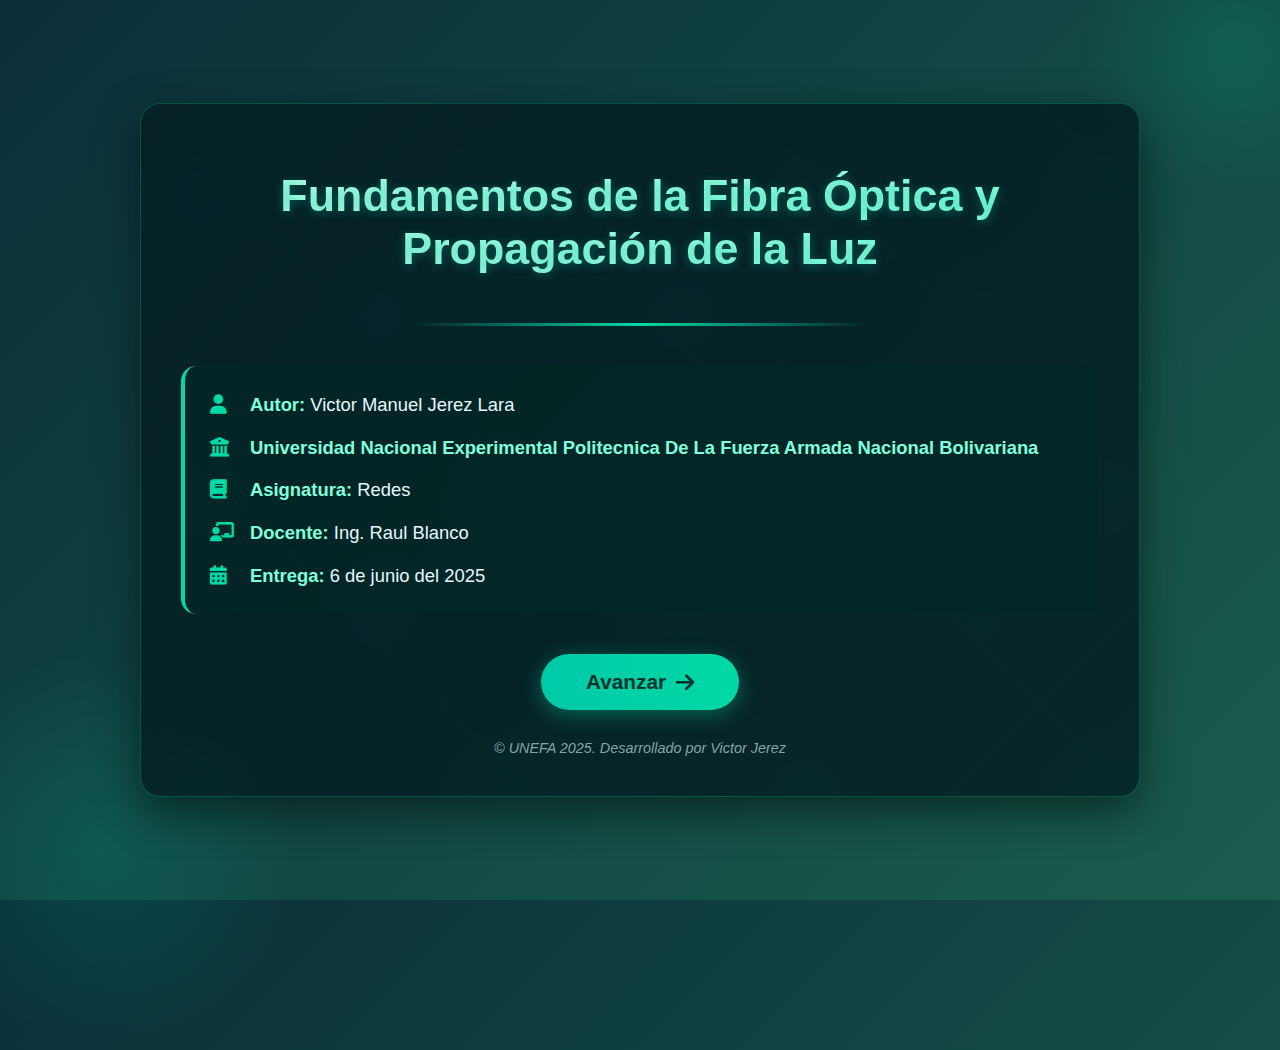
<file: index.html>
<!DOCTYPE html>
<html lang="es">
<head>
    <meta charset="UTF-8">
    <meta name="viewport" content="width=device-width, initial-scale=1.0">
    <title>Fundamentos de la Fibra Óptica y Propagación de la Luz</title>
    <link rel="stylesheet" href="https://cdnjs.cloudflare.com/ajax/libs/font-awesome/6.4.0/css/all.min.css">
    <link rel="stylesheet" href="./css/index.css">
</head>
<body>
    <div class="optic-effect effect-1"></div>
    <div class="optic-effect effect-2"></div>
    
    <div class="container">
        <header>
            <h1>Fundamentos de la Fibra Óptica y Propagación de la Luz</h1>
        </header>
        
        <div class="author-info">
            <div class="info-item">
                <div class="info-icon">
                    <i class="fas fa-user"></i>
                </div>
                <div class="info-content">
                    <p><strong>Autor:</strong> Victor Manuel Jerez Lara</p>
                </div>
            </div>
            
            <div class="info-item">
                <div class="info-icon">
                    <i class="fas fa-university"></i>
                </div>
                <div class="info-content">
                    <p class="university">Universidad Nacional Experimental Politecnica De La Fuerza Armada Nacional Bolivariana</p>
                </div>
            </div>
            
            <div class="info-item">
                <div class="info-icon">
                    <i class="fas fa-book"></i>
                </div>
                <div class="info-content">
                    <p><strong>Asignatura:</strong> Redes</p>
                </div>
            </div>
            
            <div class="info-item">
                <div class="info-icon">
                    <i class="fas fa-chalkboard-teacher"></i>
                </div>
                <div class="info-content">
                    <p><strong>Docente:</strong> Ing. Raul Blanco</p>
                </div>
            </div>
            
            <div class="info-item">
                <div class="info-icon">
                    <i class="fas fa-calendar-alt"></i>
                </div>
                <div class="info-content">
                    <p><strong>Entrega:</strong> 6 de junio del 2025</p>
                </div>
            </div>
        </div>
        
        <div class="btn-container">
            <a href="./pages/01-contenido.html" class="btn-avanzar">
                Avanzar <i class="fas fa-arrow-right"></i>
            </a>
        </div>
        
        <p class="footer-note">© UNEFA 2025. Desarrollado por Victor Jerez</p>
    </div>

    <script src="./js/index.js">
    </script>
</body>
</html>
</file>
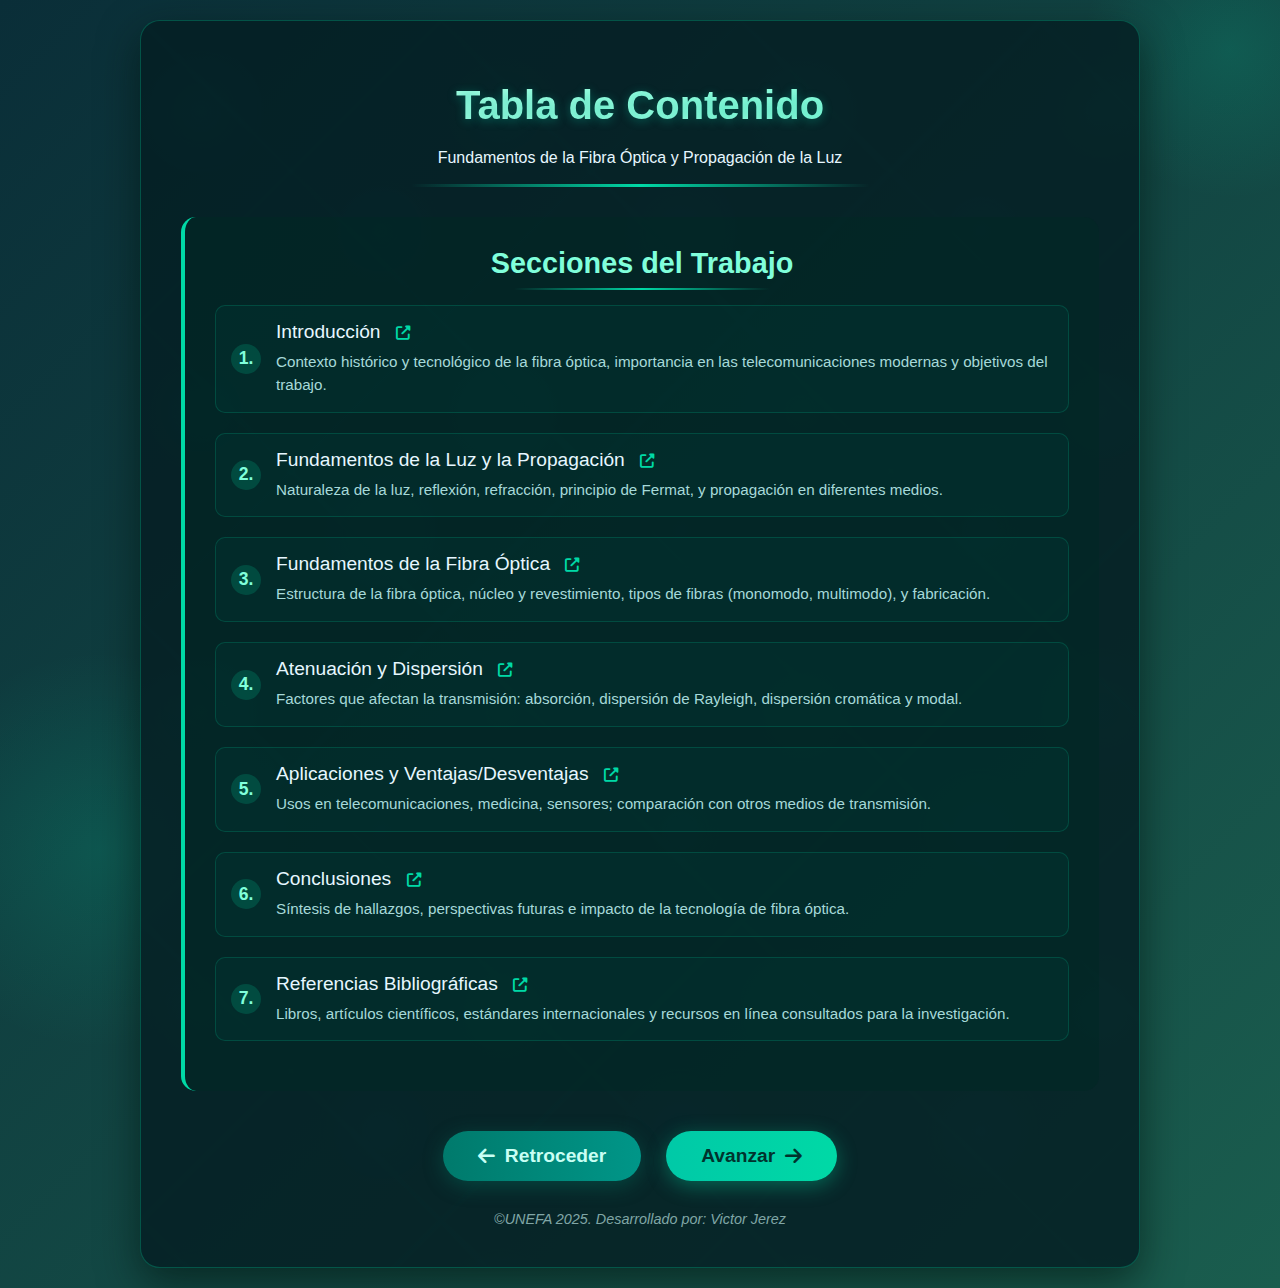
<file: pages/01-contenido.html>
<!DOCTYPE html>
<html lang="es">
<head>
    <meta charset="UTF-8">
    <meta name="viewport" content="width=device-width, initial-scale=1.0">
    <title>Tabla de Contenido - Fundamentos de Fibra Óptica</title>
    <link rel="stylesheet" href="https://cdnjs.cloudflare.com/ajax/libs/font-awesome/6.4.0/css/all.min.css">
    <link rel="stylesheet" href="./../css/contenido.css">
</head>
<body>
    <div class="optic-effect effect-1"></div>
    <div class="optic-effect effect-2"></div>
    
    <div class="container">
        <header>
            <h1>Tabla de Contenido</h1>
            <p>Fundamentos de la Fibra Óptica y Propagación de la Luz</p>
        </header>
        
        <div class="content-container">
            <h2 class="content-title">Secciones del Trabajo</h2>
            
            <ol class="content-list">
                <li class="content-item">
                    <a href="./02-introduccion.html" class="content-link">
                        Introducción <i class="fas fa-external-link-alt"></i>
                    </a>
                    <div class="description">
                        Contexto histórico y tecnológico de la fibra óptica, importancia en las telecomunicaciones modernas y objetivos del trabajo.
                    </div>
                </li>
                
                <li class="content-item">
                    <a href="./03-fundamentos-luz.html" class="content-link">
                        Fundamentos de la Luz y la Propagación <i class="fas fa-external-link-alt"></i>
                    </a>
                    <div class="description">
                        Naturaleza de la luz, reflexión, refracción, principio de Fermat, y propagación en diferentes medios.
                    </div>
                </li>
                
                <li class="content-item">
                    <a href="./04-fundamentos-fibra.html" class="content-link">
                        Fundamentos de la Fibra Óptica <i class="fas fa-external-link-alt"></i>
                    </a>
                    <div class="description">
                        Estructura de la fibra óptica, núcleo y revestimiento, tipos de fibras (monomodo, multimodo), y fabricación.
                    </div>
                </li>
                
                <li class="content-item">
                    <a href="./05-atenuacion-dispersion.html" class="content-link">
                        Atenuación y Dispersión <i class="fas fa-external-link-alt"></i>
                    </a>
                    <div class="description">
                        Factores que afectan la transmisión: absorción, dispersión de Rayleigh, dispersión cromática y modal.
                    </div>
                </li>
                
                <li class="content-item">
                    <a href="./06-aplicaciones.html" class="content-link">
                        Aplicaciones y Ventajas/Desventajas <i class="fas fa-external-link-alt"></i>
                    </a>
                    <div class="description">
                        Usos en telecomunicaciones, medicina, sensores; comparación con otros medios de transmisión.
                    </div>
                </li>
                
                <li class="content-item">
                    <a href="./07-conclusiones.html" class="content-link">
                        Conclusiones <i class="fas fa-external-link-alt"></i>
                    </a>
                    <div class="description">
                        Síntesis de hallazgos, perspectivas futuras e impacto de la tecnología de fibra óptica.
                    </div>
                </li>
                
                <li class="content-item">
                    <a href="08-bibliografia.html" class="content-link">
                        Referencias Bibliográficas <i class="fas fa-external-link-alt"></i>
                    </a>
                    <div class="description">
                        Libros, artículos científicos, estándares internacionales y recursos en línea consultados para la investigación.
                    </div>
                </li>
            </ol>
        </div>
        
        <div class="buttons-container">
            <a href="./../index.html" class="btn btn-retroceder">
                <i class="fas fa-arrow-left"></i> Retroceder
            </a>
            <a href="02-introduccion.html" class="btn btn-avanzar">
                Avanzar <i class="fas fa-arrow-right"></i>
            </a>
        </div>
        
        <p class="footer-note">©UNEFA 2025. Desarrollado por: Victor Jerez</p>
    </div>

    <script src="./../js/contenido.js"></script>
</body>
</html>
</file>
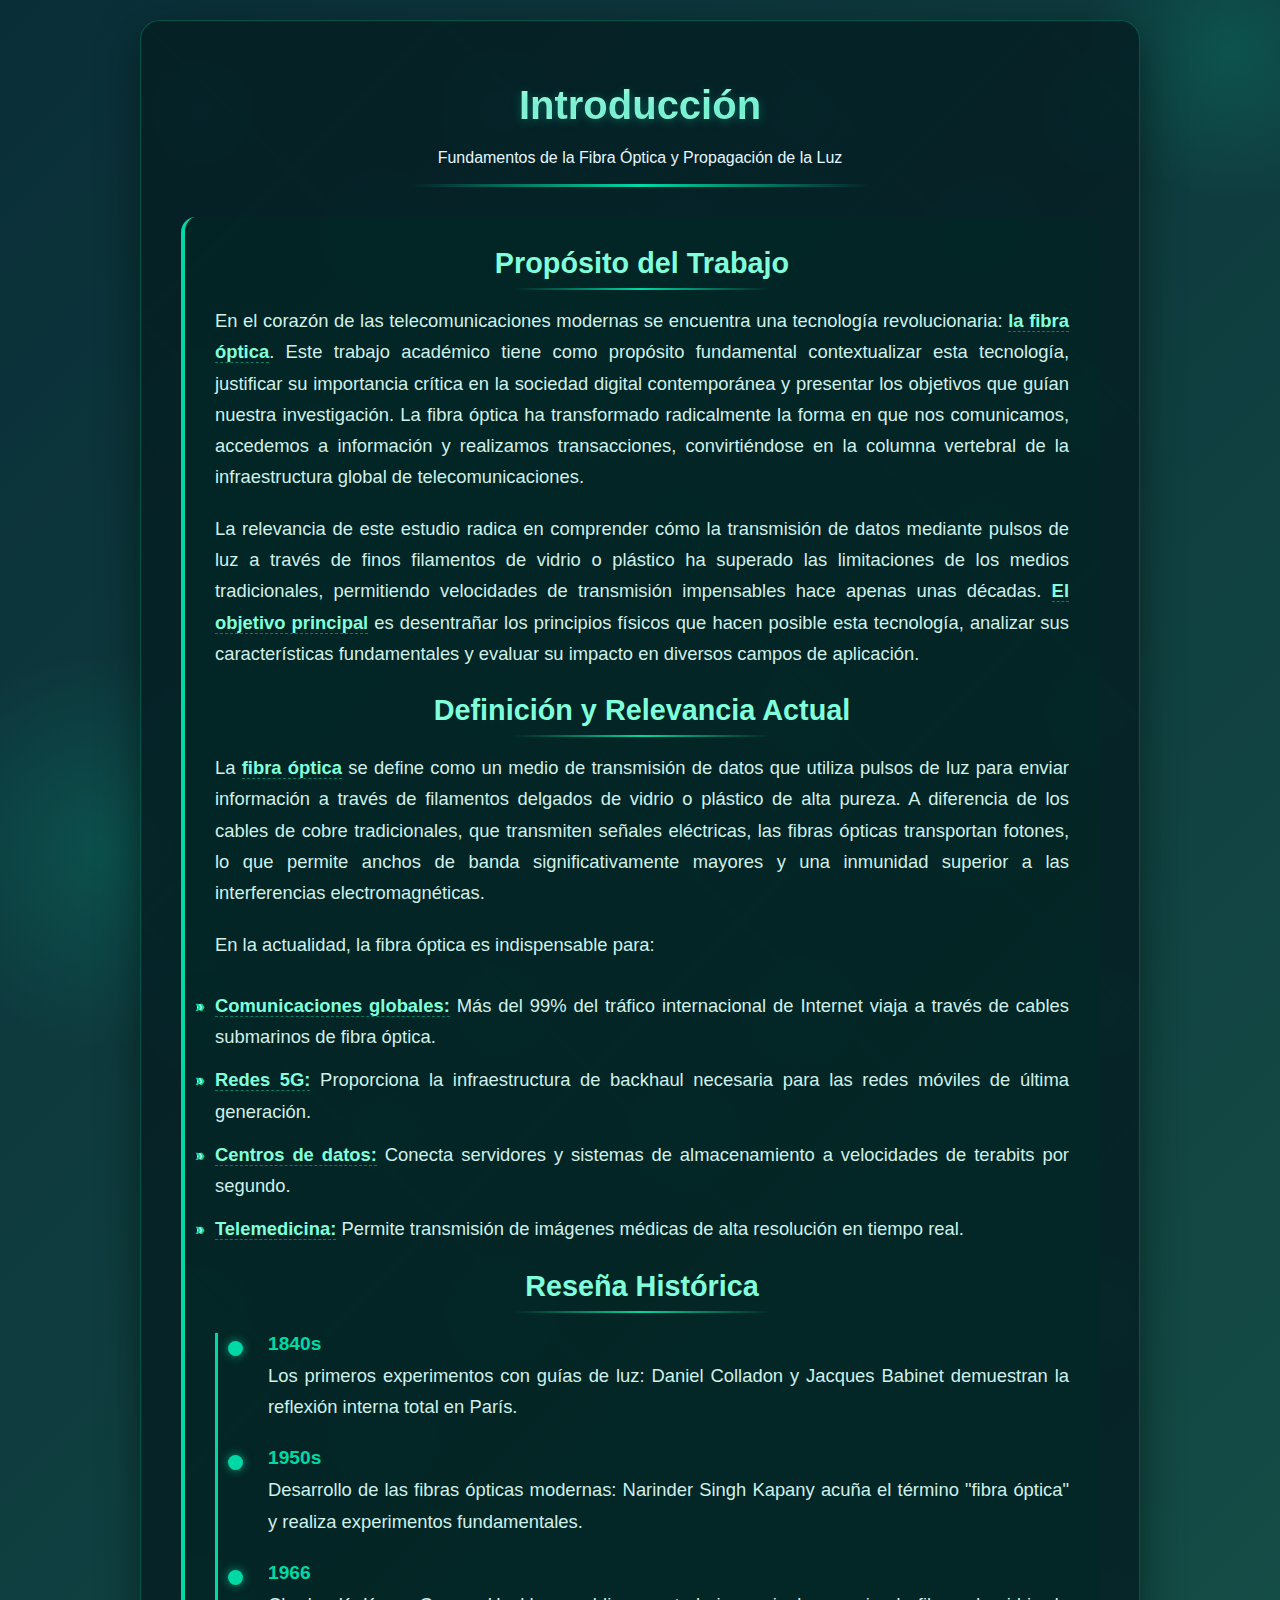
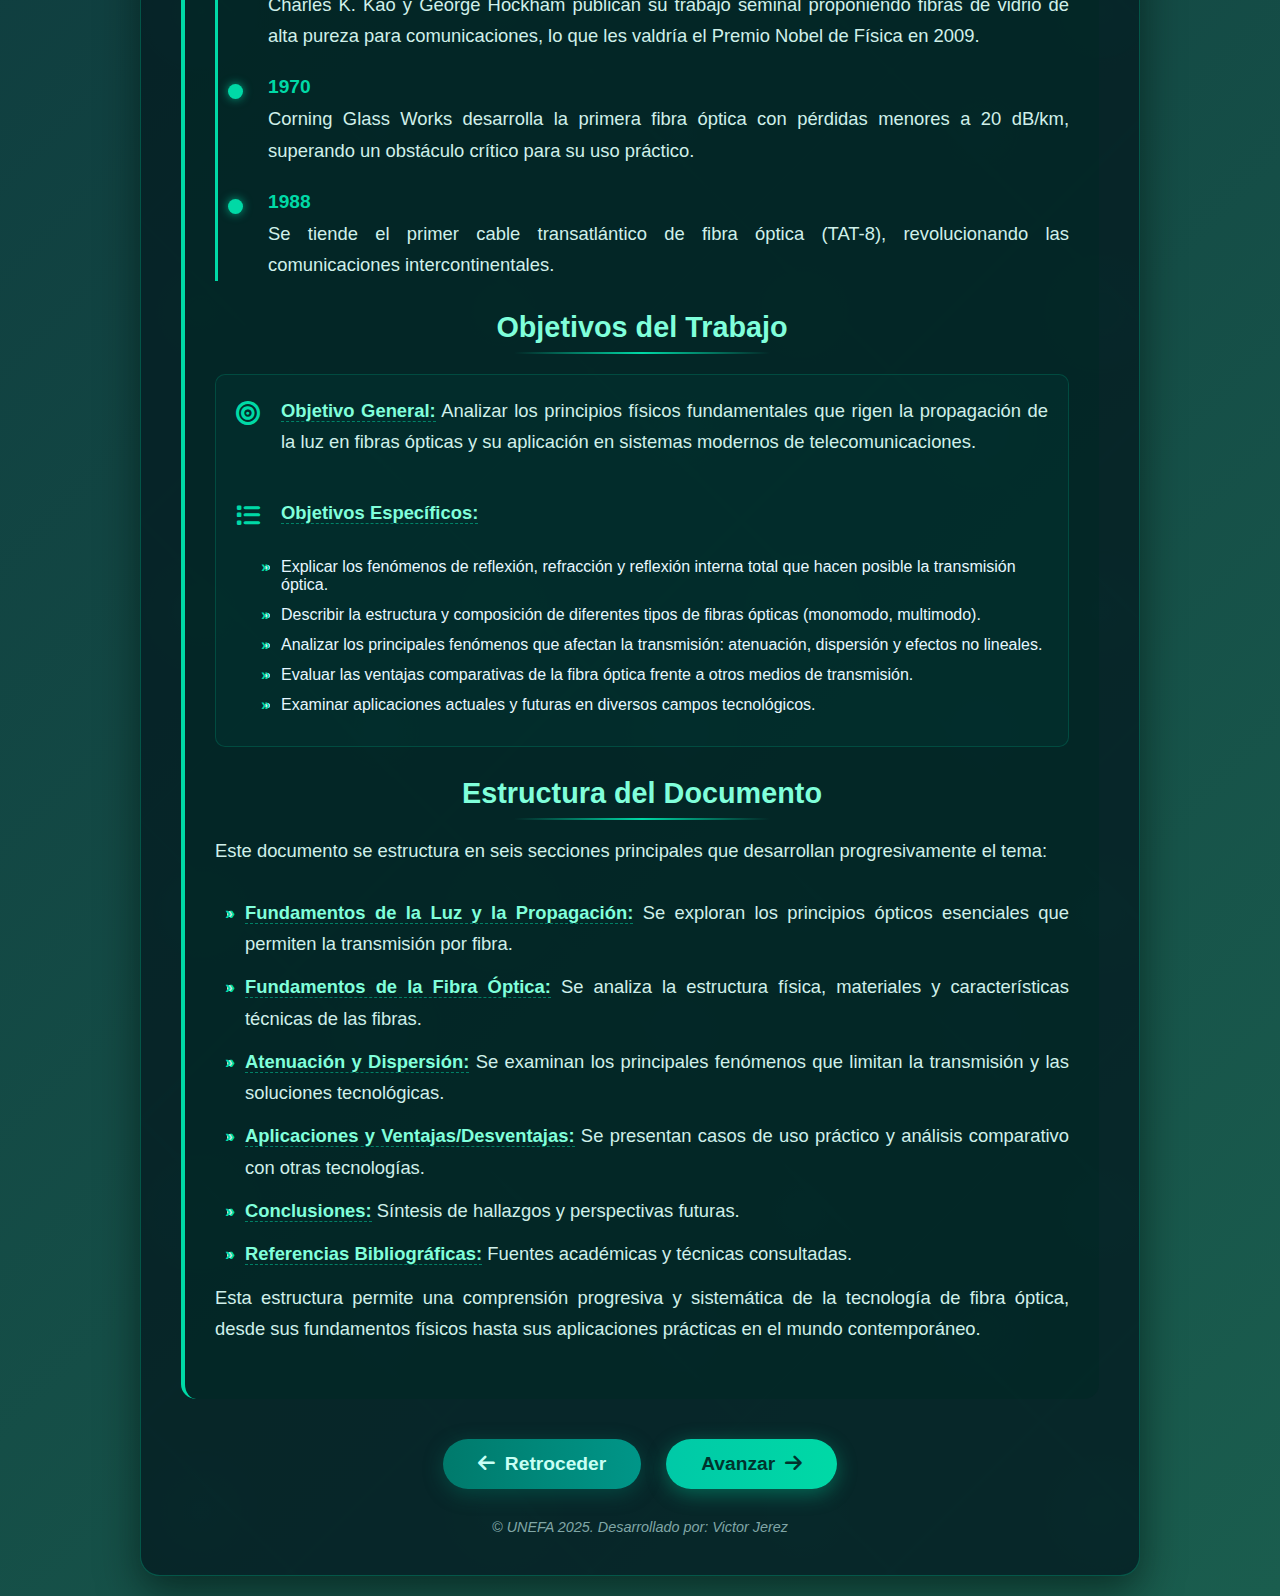
<file: pages/02-introduccion.html>
<!DOCTYPE html>
<html lang="es">
<head>
    <meta charset="UTF-8">
    <meta name="viewport" content="width=device-width, initial-scale=1.0">
    <title>Introducción - Fundamentos de Fibra Óptica</title>
    <link rel="stylesheet" href="https://cdnjs.cloudflare.com/ajax/libs/font-awesome/6.4.0/css/all.min.css">
<link rel="stylesheet" href="./../css/introduccion.css">
</head>
<body>
    <div class="optic-effect effect-1"></div>
    <div class="optic-effect effect-2"></div>
    
    <div class="container">
        <header>
            <h1>Introducción</h1>
            <p>Fundamentos de la Fibra Óptica y Propagación de la Luz</p>
        </header>
        
        <div class="content-container">
            <h2 class="section-title">Propósito del Trabajo</h2>
            
            <div class="content-text">
                <p>En el corazón de las telecomunicaciones modernas se encuentra una tecnología revolucionaria: <span class="highlight">la fibra óptica</span>. Este trabajo académico tiene como propósito fundamental contextualizar esta tecnología, justificar su importancia crítica en la sociedad digital contemporánea y presentar los objetivos que guían nuestra investigación. La fibra óptica ha transformado radicalmente la forma en que nos comunicamos, accedemos a información y realizamos transacciones, convirtiéndose en la columna vertebral de la infraestructura global de telecomunicaciones.</p>
                
                <p>La relevancia de este estudio radica en comprender cómo la transmisión de datos mediante pulsos de luz a través de finos filamentos de vidrio o plástico ha superado las limitaciones de los medios tradicionales, permitiendo velocidades de transmisión impensables hace apenas unas décadas. <span class="highlight">El objetivo principal</span> es desentrañar los principios físicos que hacen posible esta tecnología, analizar sus características fundamentales y evaluar su impacto en diversos campos de aplicación.</p>
            </div>
            
            <h2 class="section-title">Definición y Relevancia Actual</h2>
            
            <div class="content-text">
                <p>La <span class="highlight">fibra óptica</span> se define como un medio de transmisión de datos que utiliza pulsos de luz para enviar información a través de filamentos delgados de vidrio o plástico de alta pureza. A diferencia de los cables de cobre tradicionales, que transmiten señales eléctricas, las fibras ópticas transportan fotones, lo que permite anchos de banda significativamente mayores y una inmunidad superior a las interferencias electromagnéticas.</p>
                
                <p>En la actualidad, la fibra óptica es indispensable para:</p>
                
                <ul class="doc-structure">
                    <li><span class="highlight">Comunicaciones globales:</span> Más del 99% del tráfico internacional de Internet viaja a través de cables submarinos de fibra óptica.</li>
                    <li><span class="highlight">Redes 5G:</span> Proporciona la infraestructura de backhaul necesaria para las redes móviles de última generación.</li>
                    <li><span class="highlight">Centros de datos:</span> Conecta servidores y sistemas de almacenamiento a velocidades de terabits por segundo.</li>
                    <li><span class="highlight">Telemedicina:</span> Permite transmisión de imágenes médicas de alta resolución en tiempo real.</li>
                </ul>
            </div>
            
            <h2 class="section-title">Reseña Histórica</h2>
            
            <div class="history-timeline">
                <div class="history-item">
                    <div class="history-year">1840s</div>
                    <div class="content-text">Los primeros experimentos con guías de luz: Daniel Colladon y Jacques Babinet demuestran la reflexión interna total en París.</div>
                </div>
                
                <div class="history-item">
                    <div class="history-year">1950s</div>
                    <div class="content-text">Desarrollo de las fibras ópticas modernas: Narinder Singh Kapany acuña el término "fibra óptica" y realiza experimentos fundamentales.</div>
                </div>
                
                <div class="history-item">
                    <div class="history-year">1966</div>
                    <div class="content-text">Charles K. Kao y George Hockham publican su trabajo seminal proponiendo fibras de vidrio de alta pureza para comunicaciones, lo que les valdría el Premio Nobel de Física en 2009.</div>
                </div>
                
                <div class="history-item">
                    <div class="history-year">1970</div>
                    <div class="content-text">Corning Glass Works desarrolla la primera fibra óptica con pérdidas menores a 20 dB/km, superando un obstáculo crítico para su uso práctico.</div>
                </div>
                
                <div class="history-item">
                    <div class="history-year">1988</div>
                    <div class="content-text">Se tiende el primer cable transatlántico de fibra óptica (TAT-8), revolucionando las comunicaciones intercontinentales.</div>
                </div>
            </div>
            
            <h2 class="section-title">Objetivos del Trabajo</h2>
            
            <div class="objectives-container">
                <div class="objective-item">
                    <div class="objective-icon">
                        <i class="fas fa-bullseye"></i>
                    </div>
                    <div class="objective-content">
                        <div class="content-text"><span class="highlight">Objetivo General:</span> Analizar los principios físicos fundamentales que rigen la propagación de la luz en fibras ópticas y su aplicación en sistemas modernos de telecomunicaciones.</div>
                    </div>
                </div>
                
                <div class="objective-item">
                    <div class="objective-icon">
                        <i class="fas fa-list"></i>
                    </div>
                    <div class="objective-content">
                        <div class="content-text"><span class="highlight">Objetivos Específicos:</span></div>
                        <ul class="doc-structure">
                            <li>Explicar los fenómenos de reflexión, refracción y reflexión interna total que hacen posible la transmisión óptica.</li>
                            <li>Describir la estructura y composición de diferentes tipos de fibras ópticas (monomodo, multimodo).</li>
                            <li>Analizar los principales fenómenos que afectan la transmisión: atenuación, dispersión y efectos no lineales.</li>
                            <li>Evaluar las ventajas comparativas de la fibra óptica frente a otros medios de transmisión.</li>
                            <li>Examinar aplicaciones actuales y futuras en diversos campos tecnológicos.</li>
                        </ul>
                    </div>
                </div>
            </div>
            
            <h2 class="section-title">Estructura del Documento</h2>
            
            <div class="content-text">
                <p>Este documento se estructura en seis secciones principales que desarrollan progresivamente el tema:</p>
                
                <div class="doc-structure">
                    <ul>
                        <li><span class="highlight">Fundamentos de la Luz y la Propagación:</span> Se exploran los principios ópticos esenciales que permiten la transmisión por fibra.</li>
                        <li><span class="highlight">Fundamentos de la Fibra Óptica:</span> Se analiza la estructura física, materiales y características técnicas de las fibras.</li>
                        <li><span class="highlight">Atenuación y Dispersión:</span> Se examinan los principales fenómenos que limitan la transmisión y las soluciones tecnológicas.</li>
                        <li><span class="highlight">Aplicaciones y Ventajas/Desventajas:</span> Se presentan casos de uso práctico y análisis comparativo con otras tecnologías.</li>
                        <li><span class="highlight">Conclusiones:</span> Síntesis de hallazgos y perspectivas futuras.</li>
                        <li><span class="highlight">Referencias Bibliográficas:</span> Fuentes académicas y técnicas consultadas.</li>
                    </ul>
                </div>
                
                <p>Esta estructura permite una comprensión progresiva y sistemática de la tecnología de fibra óptica, desde sus fundamentos físicos hasta sus aplicaciones prácticas en el mundo contemporáneo.</p>
            </div>
        </div>
        
        <div class="buttons-container">
            <a href="./01-contenido.html" class="btn btn-retroceder">
                <i class="fas fa-arrow-left"></i> Retroceder
            </a>
            <a href="./03-fundamentos-luz.html" class="btn btn-avanzar">
                Avanzar <i class="fas fa-arrow-right"></i>
            </a>
        </div>
        
        <p class="footer-note">© UNEFA 2025. Desarrollado por: Victor Jerez</p>
    </div>
    </div>

    <script src="./../js/introduccion.js"></script>
</body>
</html>
</file>
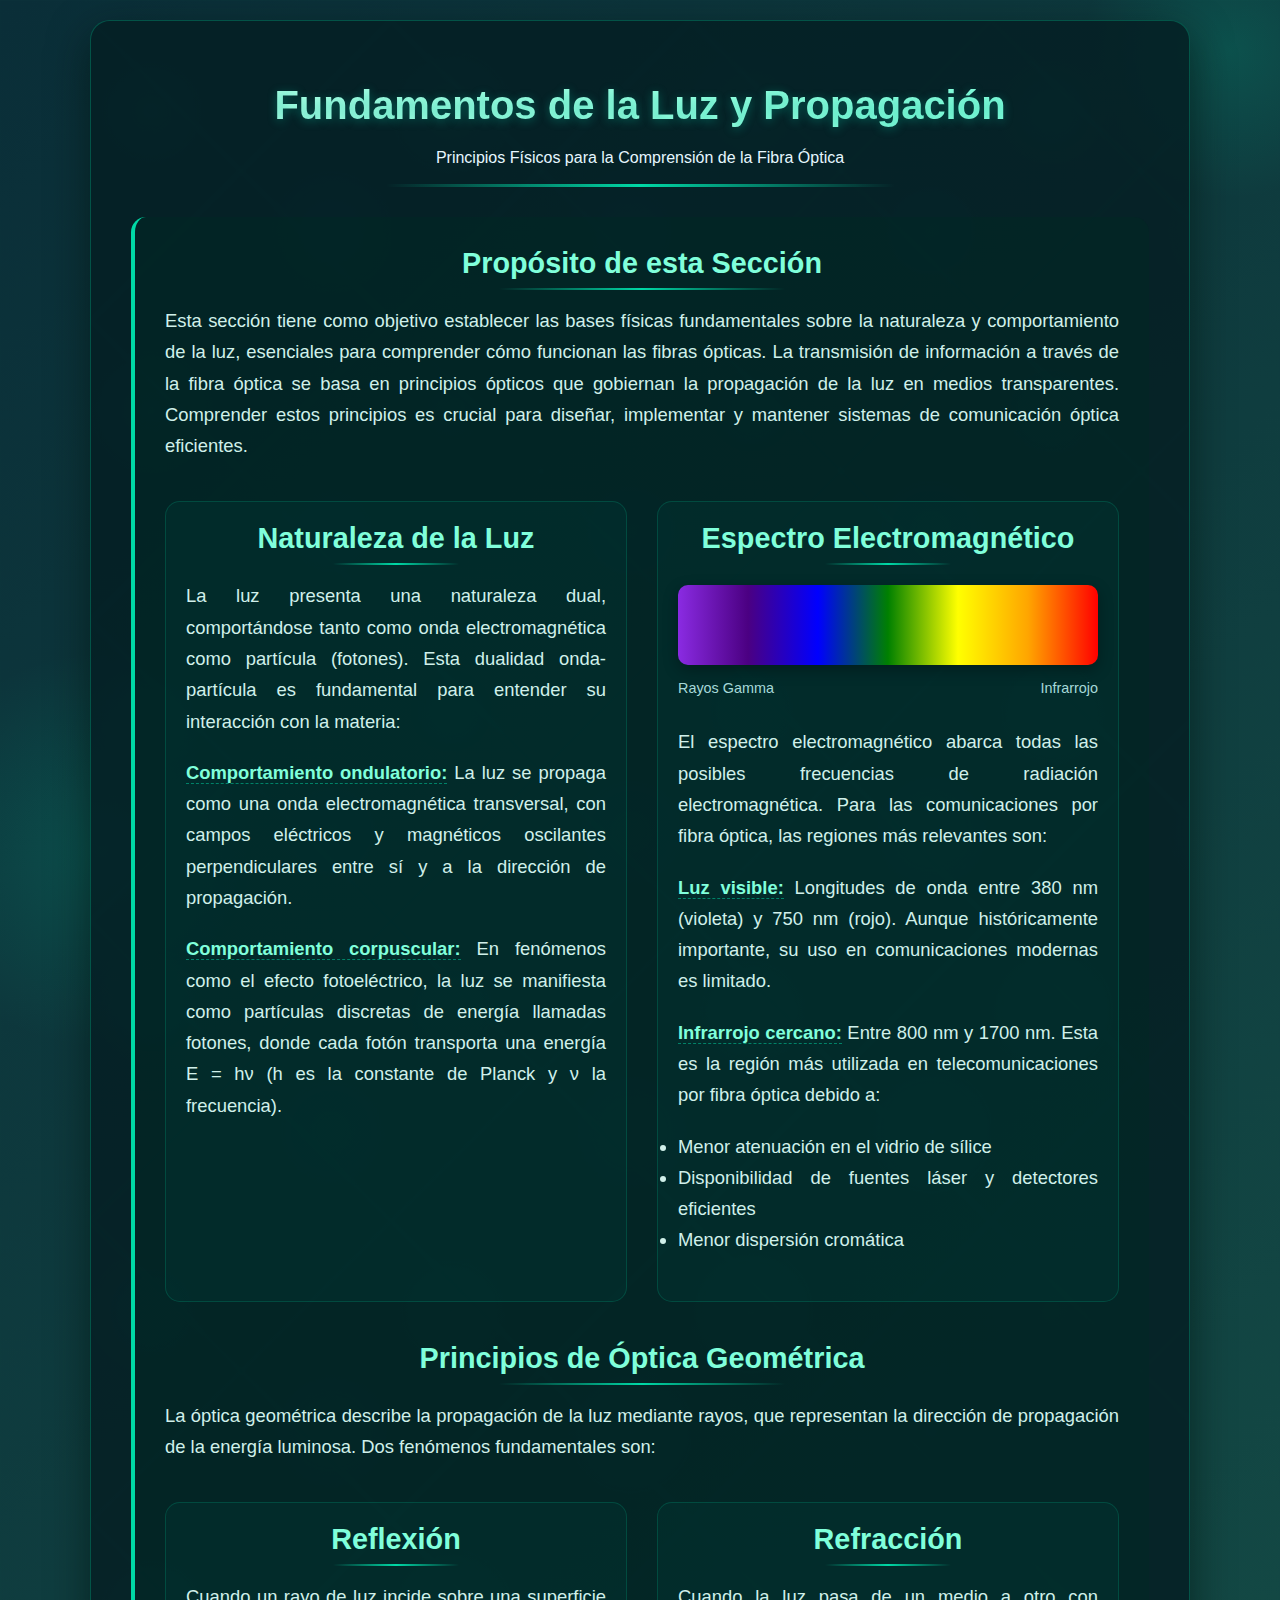
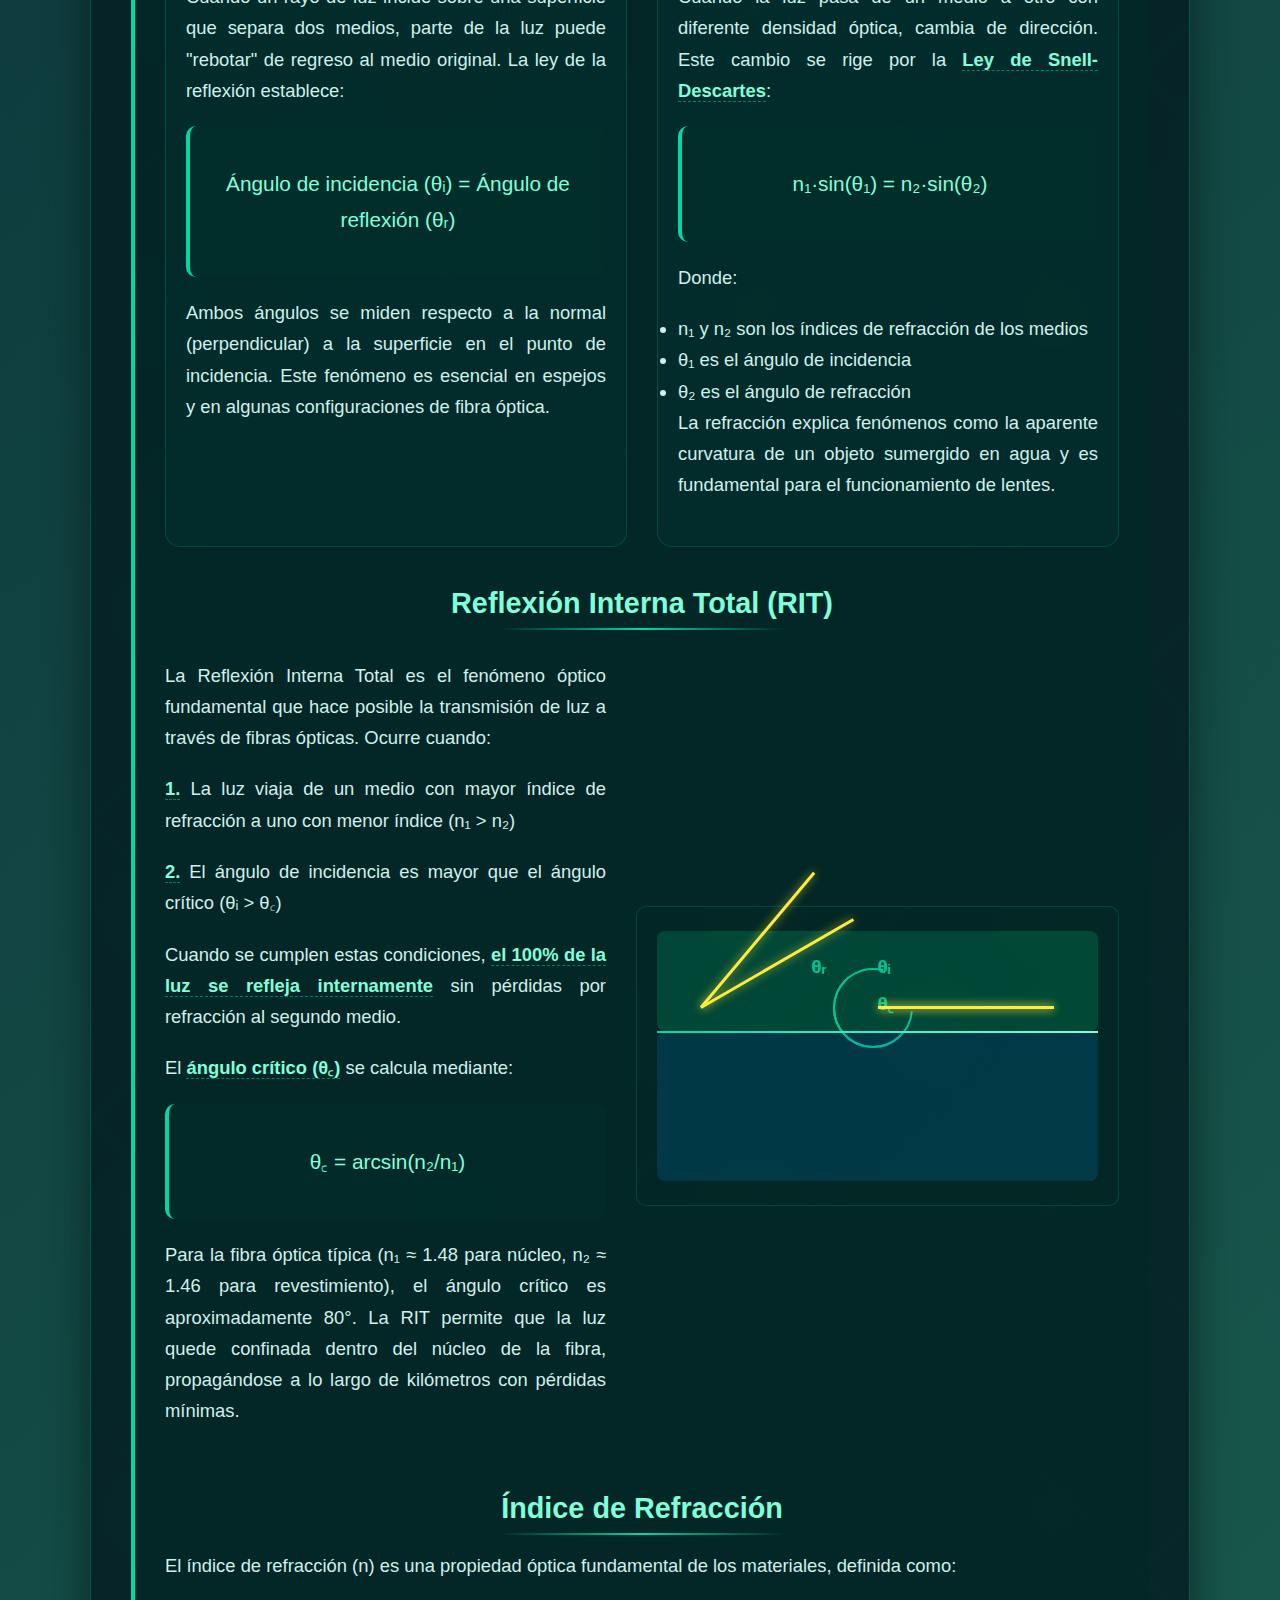
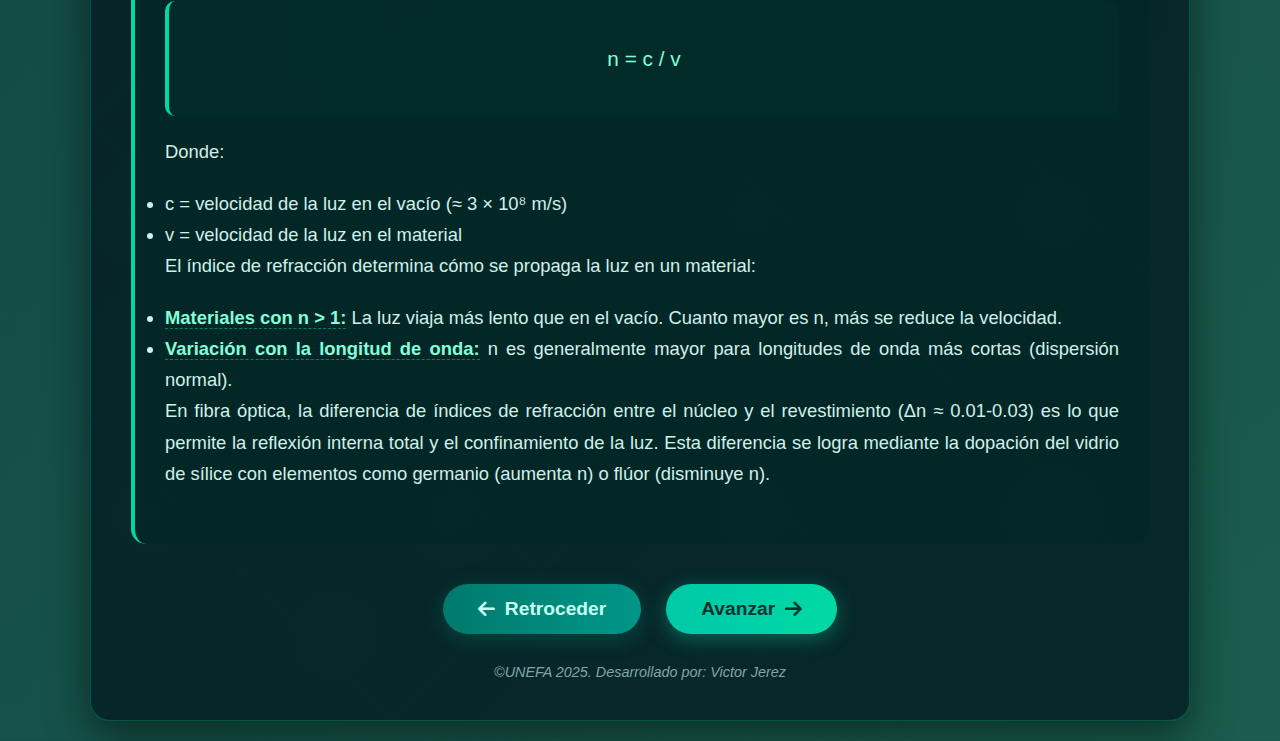
<file: pages/03-fundamentos-luz.html>
<!DOCTYPE html>
<html lang="es">
<head>
    <meta charset="UTF-8">
    <meta name="viewport" content="width=device-width, initial-scale=1.0">
    <title>Fundamentos de la Luz y Propagación</title>
    <link rel="stylesheet" href="https://cdnjs.cloudflare.com/ajax/libs/font-awesome/6.4.0/css/all.min.css">
    <link rel="stylesheet" href="./../css/fundamentos-luz.css">
</head>
<body>
    <div class="optic-effect effect-1"></div>
    <div class="optic-effect effect-2"></div>
    
    <div class="container">
        <header>
            <h1>Fundamentos de la Luz y Propagación</h1>
            <p>Principios Físicos para la Comprensión de la Fibra Óptica</p>
        </header>
        
        <div class="content-container">
            <h2 class="section-title">Propósito de esta Sección</h2>
            
            <div class="content-text">
                <p>Esta sección tiene como objetivo establecer las bases físicas fundamentales sobre la naturaleza y comportamiento de la luz, esenciales para comprender cómo funcionan las fibras ópticas. La transmisión de información a través de la fibra óptica se basa en principios ópticos que gobiernan la propagación de la luz en medios transparentes. Comprender estos principios es crucial para diseñar, implementar y mantener sistemas de comunicación óptica eficientes.</p>
            </div>
            
            <div class="columns-container">
                <div class="column">
                    <h2 class="section-title">Naturaleza de la Luz</h2>
                    
                    <div class="content-text">
                        <p>La luz presenta una naturaleza dual, comportándose tanto como onda electromagnética como partícula (fotones). Esta dualidad onda-partícula es fundamental para entender su interacción con la materia:</p>
                        
                        <p><span class="highlight">Comportamiento ondulatorio:</span> La luz se propaga como una onda electromagnética transversal, con campos eléctricos y magnéticos oscilantes perpendiculares entre sí y a la dirección de propagación.</p>
                        
                        <p><span class="highlight">Comportamiento corpuscular:</span> En fenómenos como el efecto fotoeléctrico, la luz se manifiesta como partículas discretas de energía llamadas fotones, donde cada fotón transporta una energía E = hν (h es la constante de Planck y ν la frecuencia).</p>
                    </div>
                </div>
                
                <div class="column">
                    <h2 class="section-title">Espectro Electromagnético</h2>
                    
                    <div class="spectrum-container">
                        <div class="spectrum"></div>
                        <div class="spectrum-label">
                            <span>Rayos Gamma</span>
                            <span>Infrarrojo</span>
                        </div>
                    </div>
                    
                    <div class="content-text">
                        <p>El espectro electromagnético abarca todas las posibles frecuencias de radiación electromagnética. Para las comunicaciones por fibra óptica, las regiones más relevantes son:</p>
                        
                        <p><span class="highlight">Luz visible:</span> Longitudes de onda entre 380 nm (violeta) y 750 nm (rojo). Aunque históricamente importante, su uso en comunicaciones modernas es limitado.</p>
                        
                        <p><span class="highlight">Infrarrojo cercano:</span> Entre 800 nm y 1700 nm. Esta es la región más utilizada en telecomunicaciones por fibra óptica debido a:</p>
                        <ul>
                            <li>Menor atenuación en el vidrio de sílice</li>
                            <li>Disponibilidad de fuentes láser y detectores eficientes</li>
                            <li>Menor dispersión cromática</li>
                        </ul>
                    </div>
                </div>
            </div>
            
            <h2 class="section-title">Principios de Óptica Geométrica</h2>
            
            <div class="content-text">
                <p>La óptica geométrica describe la propagación de la luz mediante rayos, que representan la dirección de propagación de la energía luminosa. Dos fenómenos fundamentales son:</p>
            </div>
            
            <div class="columns-container">
                <div class="column">
                    <h3 class="section-title">Reflexión</h3>
                    
                    <div class="content-text">
                        <p>Cuando un rayo de luz incide sobre una superficie que separa dos medios, parte de la luz puede "rebotar" de regreso al medio original. La ley de la reflexión establece:</p>
                        
                        <div class="formula-box">
                            <div class="formula">Ángulo de incidencia (θᵢ) = Ángulo de reflexión (θᵣ)</div>
                        </div>
                        
                        <p>Ambos ángulos se miden respecto a la normal (perpendicular) a la superficie en el punto de incidencia. Este fenómeno es esencial en espejos y en algunas configuraciones de fibra óptica.</p>
                    </div>
                </div>
                
                <div class="column">
                    <h3 class="section-title">Refracción</h3>
                    
                    <div class="content-text">
                        <p>Cuando la luz pasa de un medio a otro con diferente densidad óptica, cambia de dirección. Este cambio se rige por la <span class="highlight">Ley de Snell-Descartes</span>:</p>
                        
                        <div class="formula-box">
                            <div class="formula">n₁·sin(θ₁) = n₂·sin(θ₂)</div>
                        </div>
                        
                        <p>Donde:</p>
                        <ul>
                            <li>n₁ y n₂ son los índices de refracción de los medios</li>
                            <li>θ₁ es el ángulo de incidencia</li>
                            <li>θ₂ es el ángulo de refracción</li>
                        </ul>
                        <p>La refracción explica fenómenos como la aparente curvatura de un objeto sumergido en agua y es fundamental para el funcionamiento de lentes.</p>
                    </div>
                </div>
            </div>
            
            <h2 class="section-title">Reflexión Interna Total (RIT)</h2>
            
            <div class="rit-container">
                <div class="rit-explanation">
                    <div class="content-text">
                        <p>La Reflexión Interna Total es el fenómeno óptico fundamental que hace posible la transmisión de luz a través de fibras ópticas. Ocurre cuando:</p>
                        
                        <p><span class="highlight">1.</span> La luz viaja de un medio con mayor índice de refracción a uno con menor índice (n₁ > n₂)</p>
                        
                        <p><span class="highlight">2.</span> El ángulo de incidencia es mayor que el ángulo crítico (θᵢ > θ꜀)</p>
                        
                        <p>Cuando se cumplen estas condiciones, <span class="highlight">el 100% de la luz se refleja internamente</span> sin pérdidas por refracción al segundo medio.</p>
                        
                        <p>El <span class="highlight">ángulo crítico (θ꜀)</span> se calcula mediante:</p>
                        
                        <div class="formula-box">
                            <div class="formula">θ꜀ = arcsin(n₂/n₁)</div>
                        </div>
                        
                        <p>Para la fibra óptica típica (n₁ ≈ 1.48 para núcleo, n₂ ≈ 1.46 para revestimiento), el ángulo crítico es aproximadamente 80°. La RIT permite que la luz quede confinada dentro del núcleo de la fibra, propagándose a lo largo de kilómetros con pérdidas mínimas.</p>
                    </div>
                </div>
                
                <div class="rit-diagram">
                    <div class="diagram">
                        <div class="medium medium-1"></div>
                        <div class="medium medium-2"></div>
                        <div class="boundary"></div>
                        
                        <div class="ray ray-1"></div>
                        <div class="ray ray-2"></div>
                        <div class="ray ray-3"></div>
                        <div class="ray ray-4"></div>
                        
                        <div class="angle" style="top: 15%; left: 40%; transform: rotate(60deg);"></div>
                        <div class="angle-label" style="top: 10%; left: 50%;">θᵢ</div>
                        
                        <div class="angle" style="top: 15%; left: 40%; transform: rotate(0deg);"></div>
                        <div class="angle-label" style="top: 25%; left: 50%;">θ꜀</div>
                        
                        <div class="angle" style="top: 15%; left: 40%; transform: rotate(-40deg);"></div>
                        <div class="angle-label" style="top: 10%; left: 35%;">θᵣ</div>
                    </div>
                </div>
            </div>
            
            <h2 class="section-title">Índice de Refracción</h2>
            
            <div class="content-text">
                <p>El índice de refracción (n) es una propiedad óptica fundamental de los materiales, definida como:</p>
                
                <div class="formula-box">
                    <div class="formula">n = c / v</div>
                </div>
                
                <p>Donde:</p>
                <ul>
                    <li>c = velocidad de la luz en el vacío (≈ 3 × 10⁸ m/s)</li>
                    <li>v = velocidad de la luz en el material</li>
                </ul>
                
                <p>El índice de refracción determina cómo se propaga la luz en un material:</p>
                <ul>
                    <li><span class="highlight">Materiales con n > 1:</span> La luz viaja más lento que en el vacío. Cuanto mayor es n, más se reduce la velocidad.</li>
                    <li><span class="highlight">Variación con la longitud de onda:</span> n es generalmente mayor para longitudes de onda más cortas (dispersión normal).</li>
                </ul>
                
                <p>En fibra óptica, la diferencia de índices de refracción entre el núcleo y el revestimiento (Δn ≈ 0.01-0.03) es lo que permite la reflexión interna total y el confinamiento de la luz. Esta diferencia se logra mediante la dopación del vidrio de sílice con elementos como germanio (aumenta n) o flúor (disminuye n).</p>
            </div>
        </div>
        
        <div class="buttons-container">
            <a href="02-introduccion.html" class="btn btn-retroceder">
                <i class="fas fa-arrow-left"></i> Retroceder
            </a>
            <a href="04-fundamentos-fibra.html" class="btn btn-avanzar">
                Avanzar <i class="fas fa-arrow-right"></i>
            </a>
        </div>
        
        <p class="footer-note">©UNEFA 2025. Desarrollado por: Victor Jerez</p>
    </div>

    <script src="./../js/fundamentos-luz.js"></script>
</body>
</html>
</file>
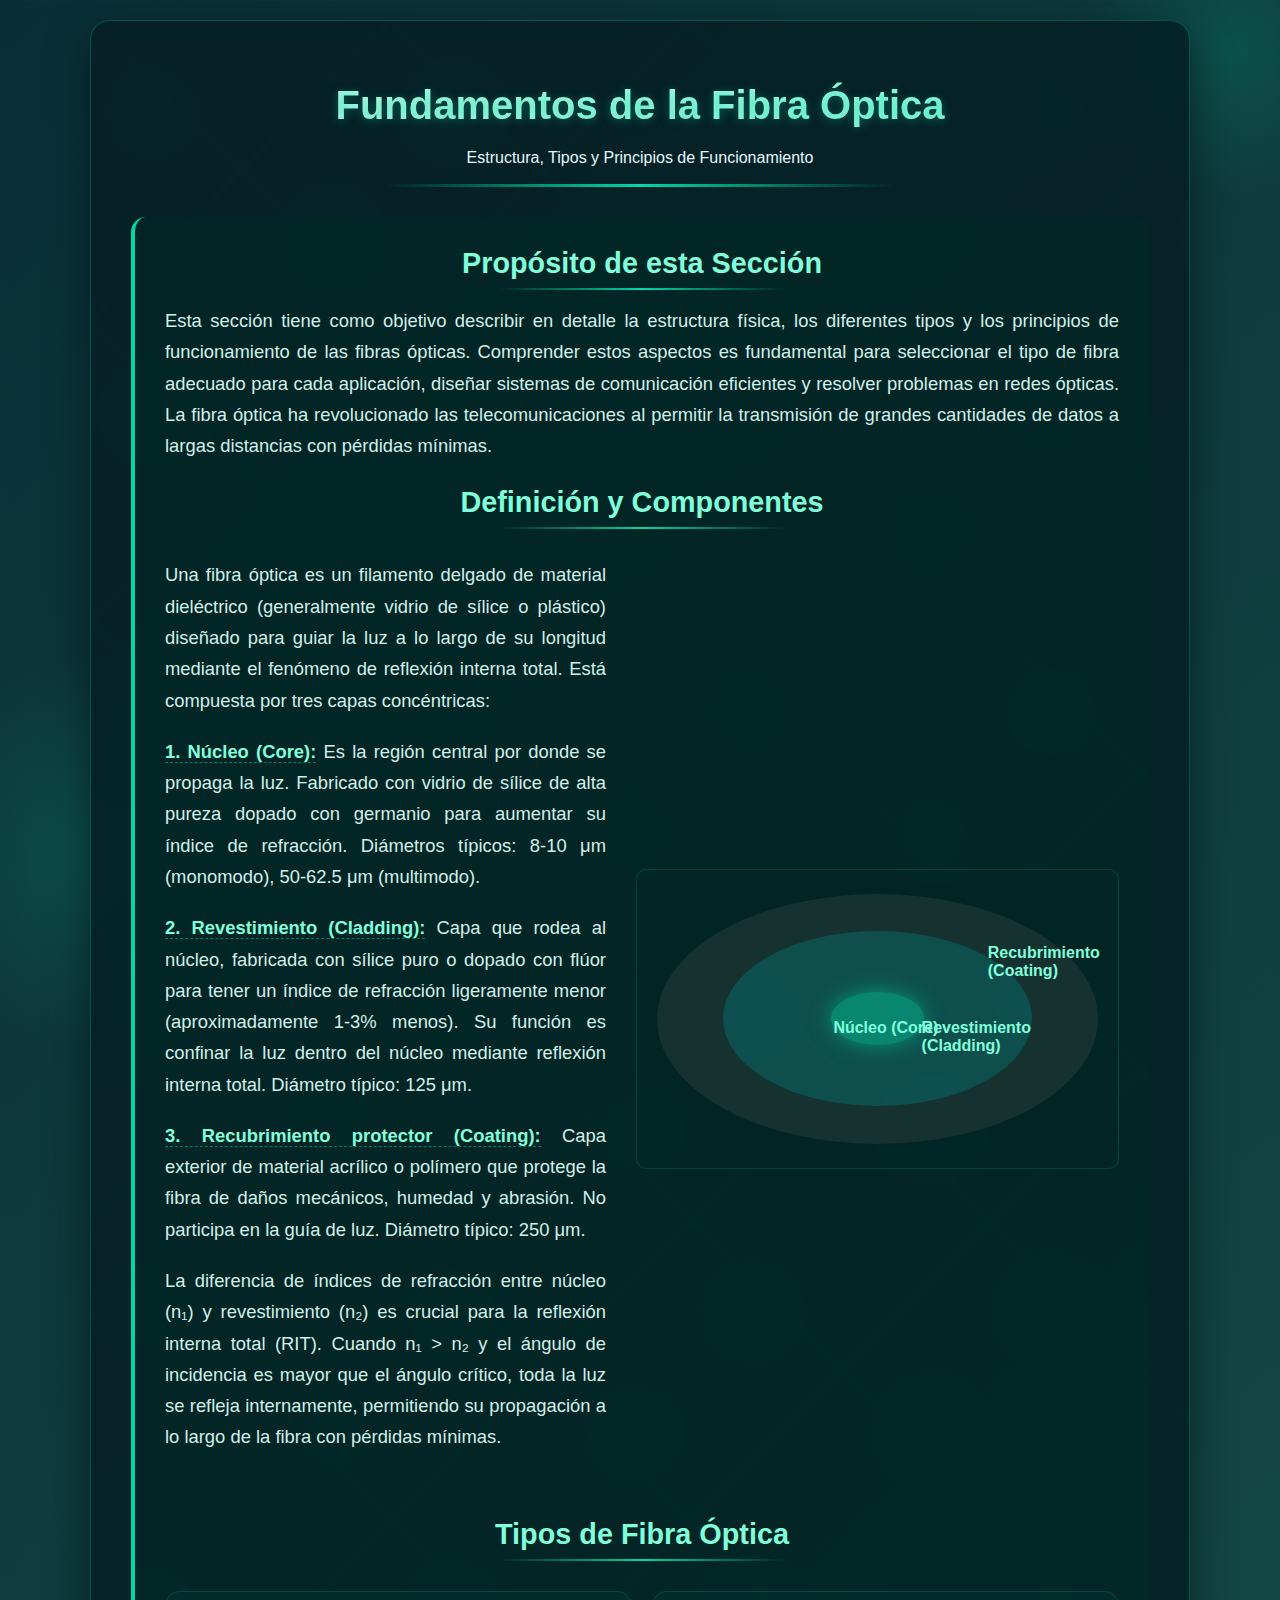
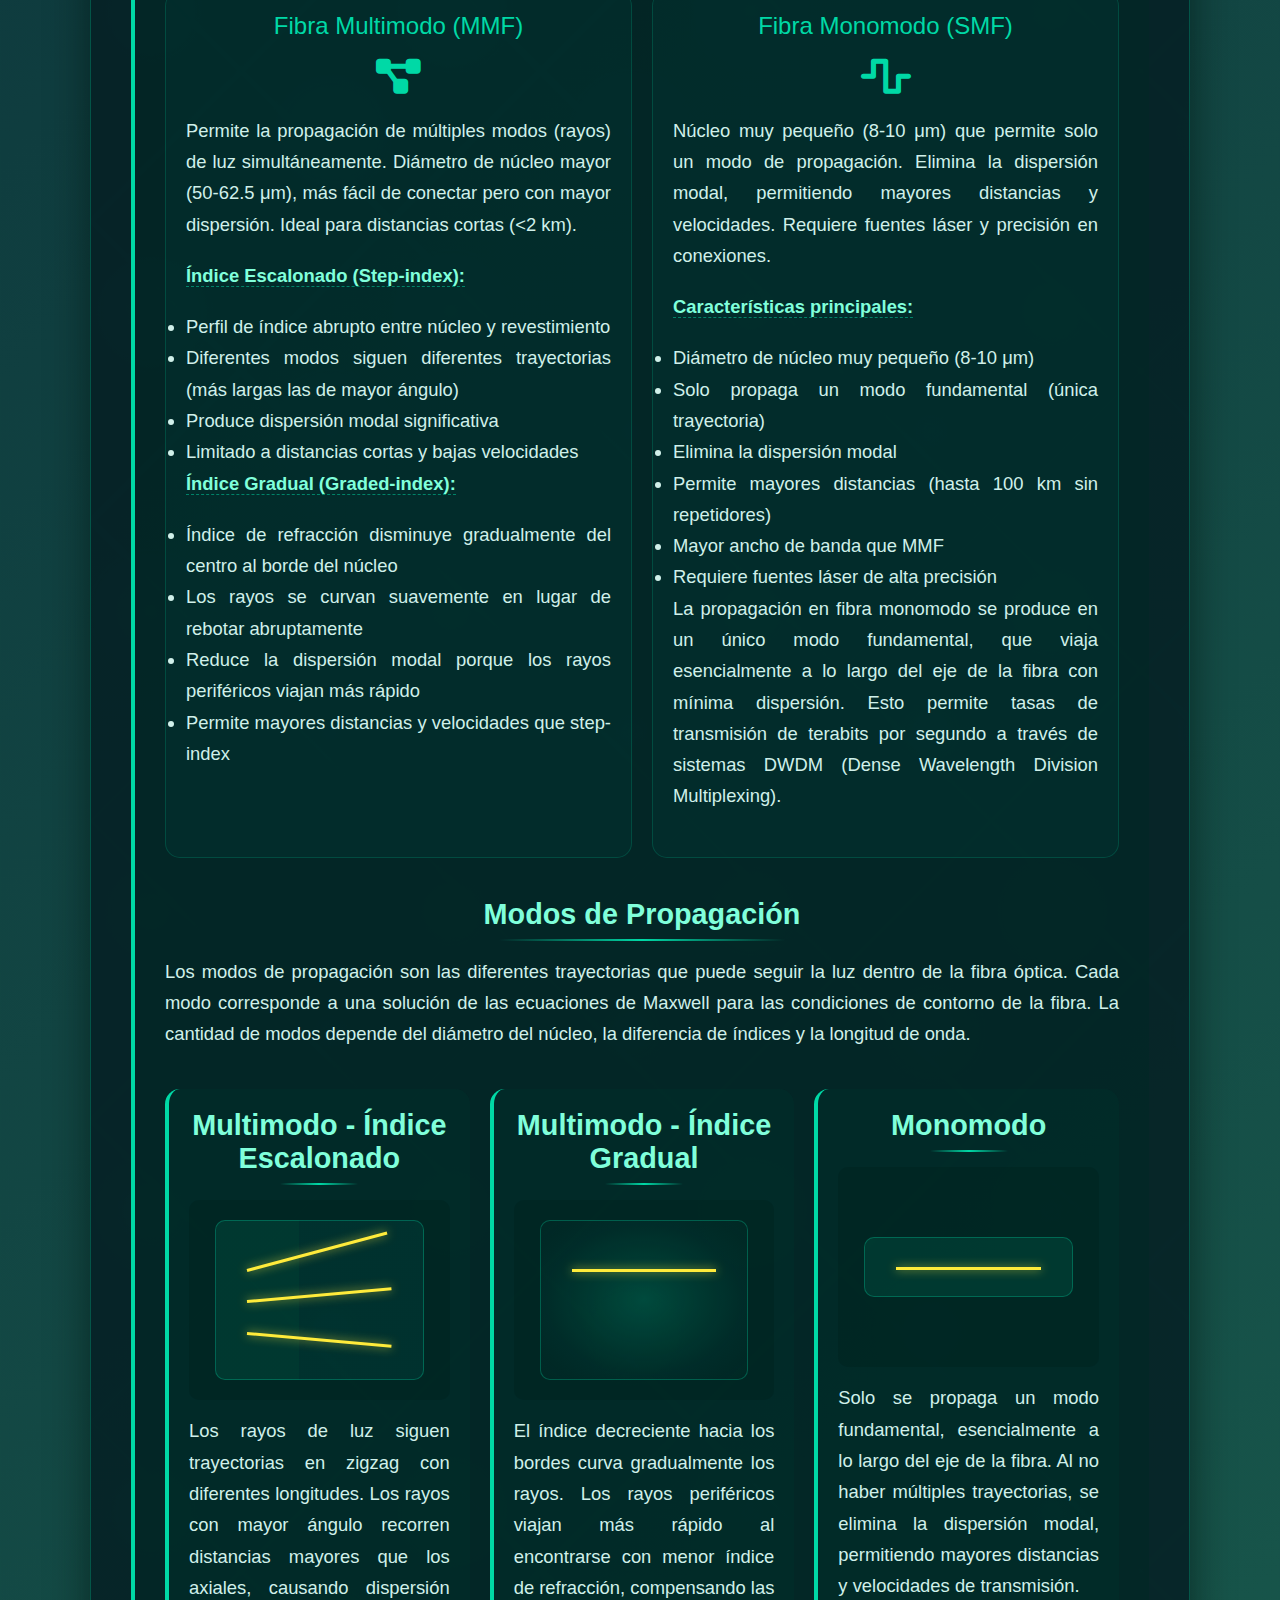
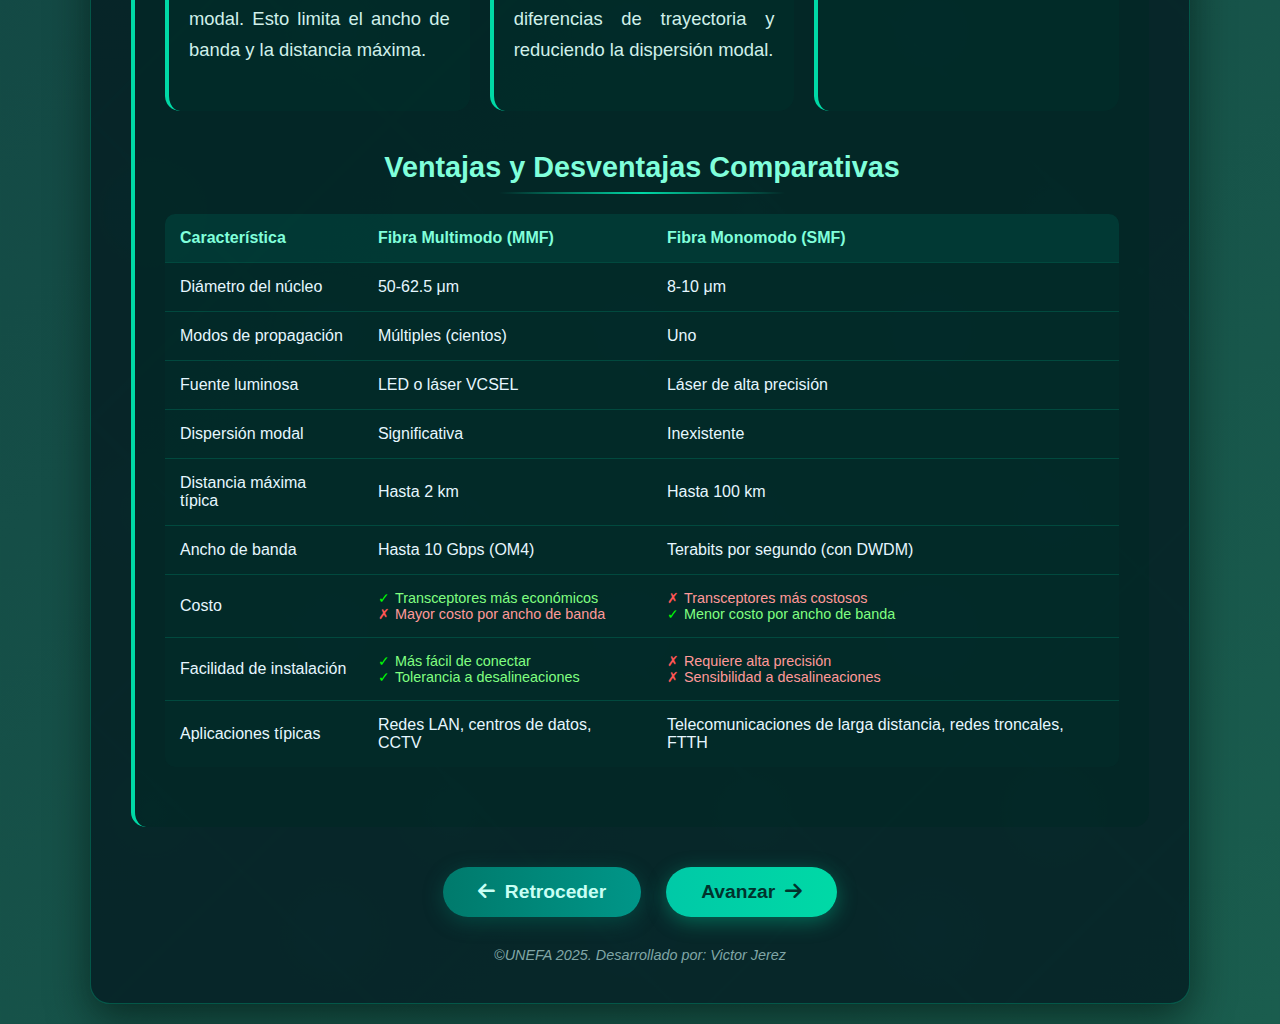
<file: pages/04-fundamentos-fibra.html>
<!DOCTYPE html>
<html lang="es">
<head>
    <meta charset="UTF-8">
    <meta name="viewport" content="width=device-width, initial-scale=1.0">
    <title>Fundamentos de la Fibra Óptica</title>
    <link rel="stylesheet" href="https://cdnjs.cloudflare.com/ajax/libs/font-awesome/6.4.0/css/all.min.css">
    <link rel="stylesheet" href="./../css/fundamentos-fibra.css">
</head>
<body>
    <div class="optic-effect effect-1"></div>
    <div class="optic-effect effect-2"></div>
    
    <div class="container">
        <header>
            <h1>Fundamentos de la Fibra Óptica</h1>
            <p>Estructura, Tipos y Principios de Funcionamiento</p>
        </header>
        
        <div class="content-container">
            <h2 class="section-title">Propósito de esta Sección</h2>
            
            <div class="content-text">
                <p>Esta sección tiene como objetivo describir en detalle la estructura física, los diferentes tipos y los principios de funcionamiento de las fibras ópticas. Comprender estos aspectos es fundamental para seleccionar el tipo de fibra adecuado para cada aplicación, diseñar sistemas de comunicación eficientes y resolver problemas en redes ópticas. La fibra óptica ha revolucionado las telecomunicaciones al permitir la transmisión de grandes cantidades de datos a largas distancias con pérdidas mínimas.</p>
            </div>
            
            <h2 class="section-title">Definición y Componentes</h2>
            
            <div class="fiber-structure">
                <div class="fiber-explanation">
                    <div class="content-text">
                        <p>Una fibra óptica es un filamento delgado de material dieléctrico (generalmente vidrio de sílice o plástico) diseñado para guiar la luz a lo largo de su longitud mediante el fenómeno de reflexión interna total. Está compuesta por tres capas concéntricas:</p>
                        
                        <p><span class="highlight">1. Núcleo (Core):</span> Es la región central por donde se propaga la luz. Fabricado con vidrio de sílice de alta pureza dopado con germanio para aumentar su índice de refracción. Diámetros típicos: 8-10 μm (monomodo), 50-62.5 μm (multimodo).</p>
                        
                        <p><span class="highlight">2. Revestimiento (Cladding):</span> Capa que rodea al núcleo, fabricada con sílice puro o dopado con flúor para tener un índice de refracción ligeramente menor (aproximadamente 1-3% menos). Su función es confinar la luz dentro del núcleo mediante reflexión interna total. Diámetro típico: 125 μm.</p>
                        
                        <p><span class="highlight">3. Recubrimiento protector (Coating):</span> Capa exterior de material acrílico o polímero que protege la fibra de daños mecánicos, humedad y abrasión. No participa en la guía de luz. Diámetro típico: 250 μm.</p>
                        
                        <p>La diferencia de índices de refracción entre núcleo (n₁) y revestimiento (n₂) es crucial para la reflexión interna total (RIT). Cuando n₁ > n₂ y el ángulo de incidencia es mayor que el ángulo crítico, toda la luz se refleja internamente, permitiendo su propagación a lo largo de la fibra con pérdidas mínimas.</p>
                    </div>
                </div>
                
                <div class="fiber-diagram">
                    <div class="diagram">
                        <div class="coating">
                            <div class="cladding">
                                <div class="core"></div>
                            </div>
                        </div>
                        <div class="fiber-label" style="top: 20%; left: 75%;">Recubrimiento (Coating)</div>
                        <div class="fiber-label" style="top: 50%; left: 60%;">Revestimiento (Cladding)</div>
                        <div class="fiber-label" style="top: 50%; left: 40%;">Núcleo (Core)</div>
                    </div>
                </div>
            </div>
            
            <h2 class="section-title">Tipos de Fibra Óptica</h2>
            
            <div class="fiber-types">
                <div class="fiber-type">
                    <div class="type-title">Fibra Multimodo (MMF)</div>
                    <div class="type-icon"><i class="fas fa-project-diagram"></i></div>
                    <div class="content-text">
                        <p>Permite la propagación de múltiples modos (rayos) de luz simultáneamente. Diámetro de núcleo mayor (50-62.5 μm), más fácil de conectar pero con mayor dispersión. Ideal para distancias cortas (&lt;2 km).</p>
                        
                        <p><span class="highlight">Índice Escalonado (Step-index):</span></p>
                        <ul>
                            <li>Perfil de índice abrupto entre núcleo y revestimiento</li>
                            <li>Diferentes modos siguen diferentes trayectorias (más largas las de mayor ángulo)</li>
                            <li>Produce dispersión modal significativa</li>
                            <li>Limitado a distancias cortas y bajas velocidades</li>
                        </ul>
                        
                        <p><span class="highlight">Índice Gradual (Graded-index):</span></p>
                        <ul>
                            <li>Índice de refracción disminuye gradualmente del centro al borde del núcleo</li>
                            <li>Los rayos se curvan suavemente en lugar de rebotar abruptamente</li>
                            <li>Reduce la dispersión modal porque los rayos periféricos viajan más rápido</li>
                            <li>Permite mayores distancias y velocidades que step-index</li>
                        </ul>
                    </div>
                </div>
                
                <div class="fiber-type">
                    <div class="type-title">Fibra Monomodo (SMF)</div>
                    <div class="type-icon"><i class="fas fa-wave-square"></i></div>
                    <div class="content-text">
                        <p>Núcleo muy pequeño (8-10 μm) que permite solo un modo de propagación. Elimina la dispersión modal, permitiendo mayores distancias y velocidades. Requiere fuentes láser y precisión en conexiones.</p>
                        
                        <p><span class="highlight">Características principales:</span></p>
                        <ul>
                            <li>Diámetro de núcleo muy pequeño (8-10 μm)</li>
                            <li>Solo propaga un modo fundamental (única trayectoria)</li>
                            <li>Elimina la dispersión modal</li>
                            <li>Permite mayores distancias (hasta 100 km sin repetidores)</li>
                            <li>Mayor ancho de banda que MMF</li>
                            <li>Requiere fuentes láser de alta precisión</li>
                        </ul>
                        
                        <p>La propagación en fibra monomodo se produce en un único modo fundamental, que viaja esencialmente a lo largo del eje de la fibra con mínima dispersión. Esto permite tasas de transmisión de terabits por segundo a través de sistemas DWDM (Dense Wavelength Division Multiplexing).</p>
                    </div>
                </div>
            </div>
            
            <h2 class="section-title">Modos de Propagación</h2>
            
            <div class="content-text">
                <p>Los modos de propagación son las diferentes trayectorias que puede seguir la luz dentro de la fibra óptica. Cada modo corresponde a una solución de las ecuaciones de Maxwell para las condiciones de contorno de la fibra. La cantidad de modos depende del diámetro del núcleo, la diferencia de índices y la longitud de onda.</p>
            </div>
            
            <div class="propagation-container">
                <div class="propagation">
                    <h3 class="section-title">Multimodo - Índice Escalonado</h3>
                    <div class="propagation-diagram">
                        <div class="step-index">
                            <div class="step-index-ray"></div>
                            <div class="step-index-ray"></div>
                            <div class="step-index-ray"></div>
                        </div>
                    </div>
                    <div class="content-text">
                        <p>Los rayos de luz siguen trayectorias en zigzag con diferentes longitudes. Los rayos con mayor ángulo recorren distancias mayores que los axiales, causando dispersión modal. Esto limita el ancho de banda y la distancia máxima.</p>
                    </div>
                </div>
                
                <div class="propagation">
                    <h3 class="section-title">Multimodo - Índice Gradual</h3>
                    <div class="propagation-diagram">
                        <div class="graded-index">
                            <div class="graded-index-ray"></div>
                        </div>
                    </div>
                    <div class="content-text">
                        <p>El índice decreciente hacia los bordes curva gradualmente los rayos. Los rayos periféricos viajan más rápido al encontrarse con menor índice de refracción, compensando las diferencias de trayectoria y reduciendo la dispersión modal.</p>
                    </div>
                </div>
                
                <div class="propagation">
                    <h3 class="section-title">Monomodo</h3>
                    <div class="propagation-diagram">
                        <div class="single-mode">
                            <div class="single-mode-ray"></div>
                        </div>
                    </div>
                    <div class="content-text">
                        <p>Solo se propaga un modo fundamental, esencialmente a lo largo del eje de la fibra. Al no haber múltiples trayectorias, se elimina la dispersión modal, permitiendo mayores distancias y velocidades de transmisión.</p>
                    </div>
                </div>
            </div>
            
            <h2 class="section-title">Ventajas y Desventajas Comparativas</h2>
            
            <table class="comparison-table">
                <thead>
                    <tr>
                        <th>Característica</th>
                        <th>Fibra Multimodo (MMF)</th>
                        <th>Fibra Monomodo (SMF)</th>
                    </tr>
                </thead>
                <tbody>
                    <tr>
                        <td>Diámetro del núcleo</td>
                        <td>50-62.5 μm</td>
                        <td>8-10 μm</td>
                    </tr>
                    <tr>
                        <td>Modos de propagación</td>
                        <td>Múltiples (cientos)</td>
                        <td>Uno</td>
                    </tr>
                    <tr>
                        <td>Fuente luminosa</td>
                        <td>LED o láser VCSEL</td>
                        <td>Láser de alta precisión</td>
                    </tr>
                    <tr>
                        <td>Dispersión modal</td>
                        <td>Significativa</td>
                        <td>Inexistente</td>
                    </tr>
                    <tr>
                        <td>Distancia máxima típica</td>
                        <td>Hasta 2 km</td>
                        <td>Hasta 100 km</td>
                    </tr>
                    <tr>
                        <td>Ancho de banda</td>
                        <td>Hasta 10 Gbps (OM4)</td>
                        <td>Terabits por segundo (con DWDM)</td>
                    </tr>
                    <tr>
                        <td>Costo</td>
                        <td>
                            <div class="pro">Transceptores más económicos</div>
                            <div class="con">Mayor costo por ancho de banda</div>
                        </td>
                        <td>
                            <div class="con">Transceptores más costosos</div>
                            <div class="pro">Menor costo por ancho de banda</div>
                        </td>
                    </tr>
                    <tr>
                        <td>Facilidad de instalación</td>
                        <td>
                            <div class="pro">Más fácil de conectar</div>
                            <div class="pro">Tolerancia a desalineaciones</div>
                        </td>
                        <td>
                            <div class="con">Requiere alta precisión</div>
                            <div class="con">Sensibilidad a desalineaciones</div>
                        </td>
                    </tr>
                    <tr>
                        <td>Aplicaciones típicas</td>
                        <td>Redes LAN, centros de datos, CCTV</td>
                        <td>Telecomunicaciones de larga distancia, redes troncales, FTTH</td>
                    </tr>
                </tbody>
            </table>
        </div>
        
        <div class="buttons-container">
            <a href="03-fundamentos-luz.html" class="btn btn-retroceder">
                <i class="fas fa-arrow-left"></i> Retroceder
            </a>
            <a href="05-atenuacion-dispersion.html" class="btn btn-avanzar">
                Avanzar <i class="fas fa-arrow-right"></i>
            </a>
        </div>
        
        <p class="footer-note">©UNEFA 2025. Desarrollado por: Victor Jerez</p>
    </div>

    <script src="./../js/fundamentos-fibra.js"></script>
</body>
</html>
</file>
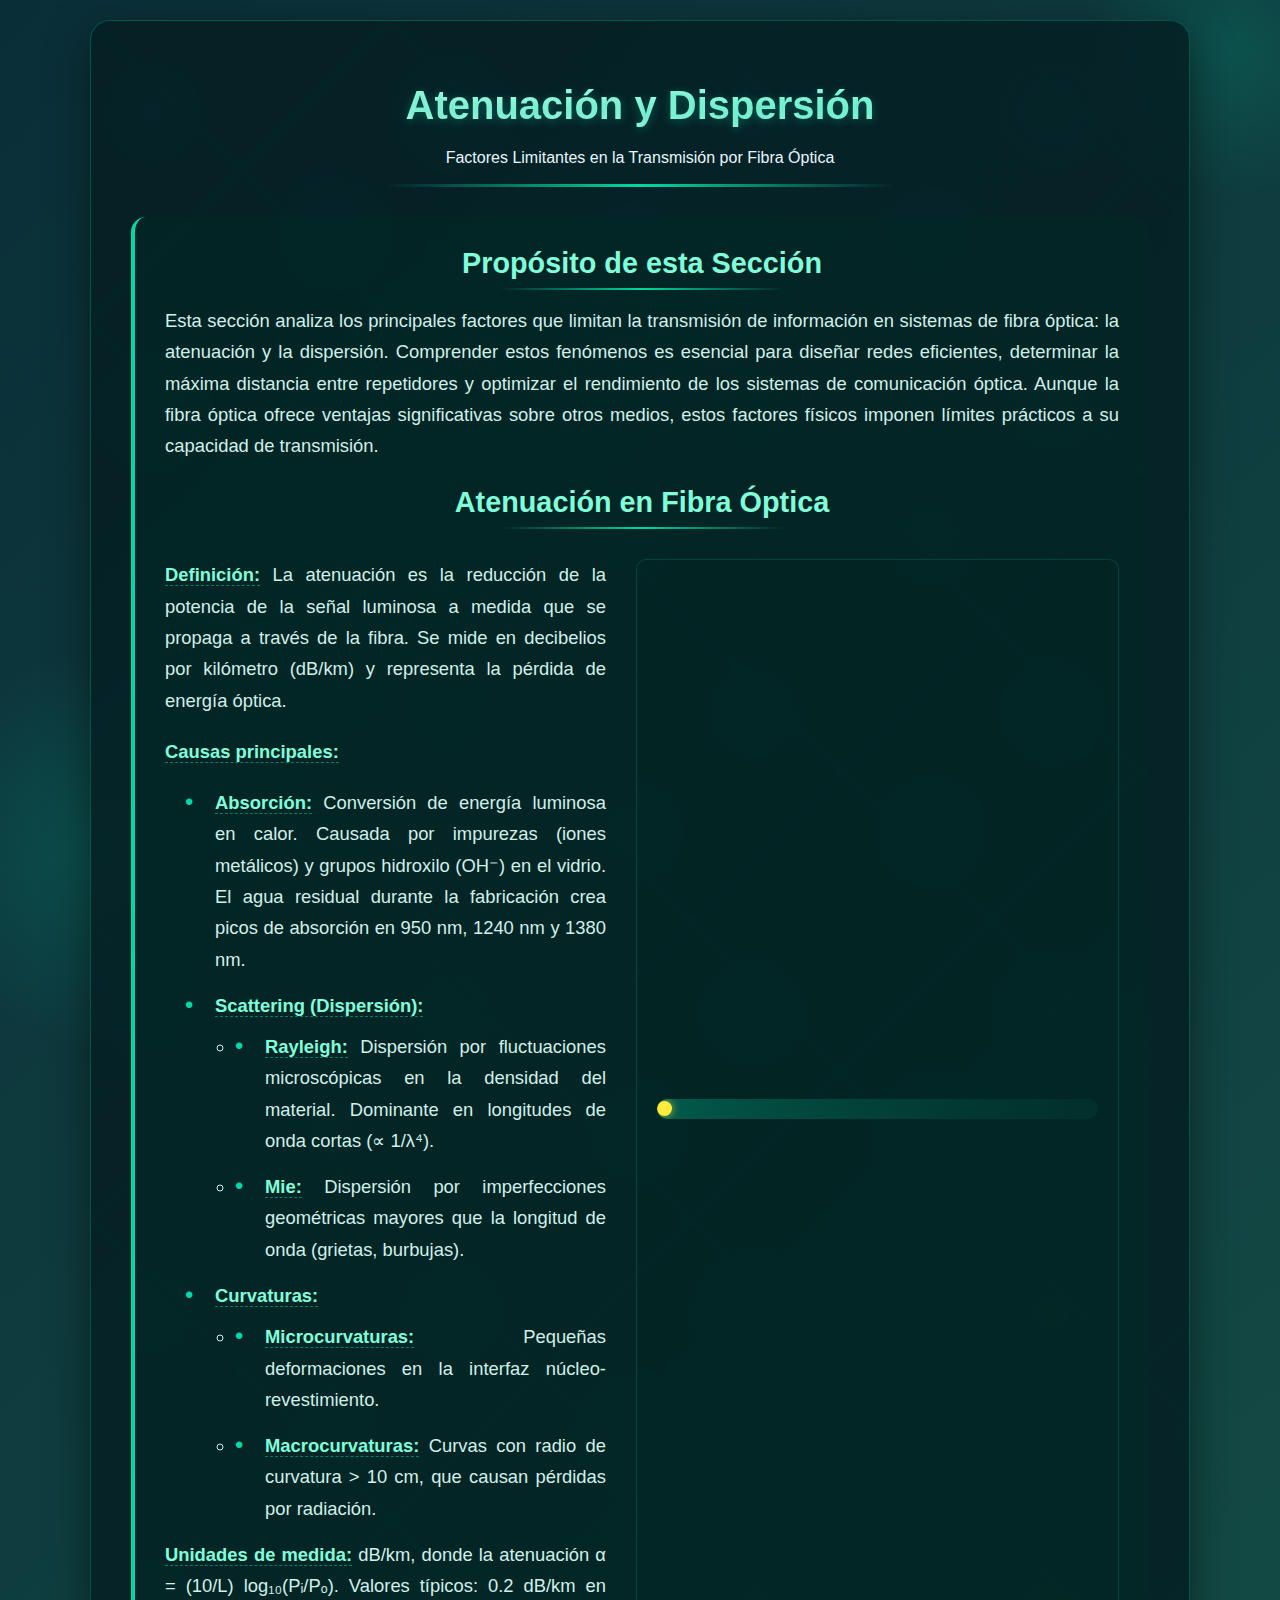
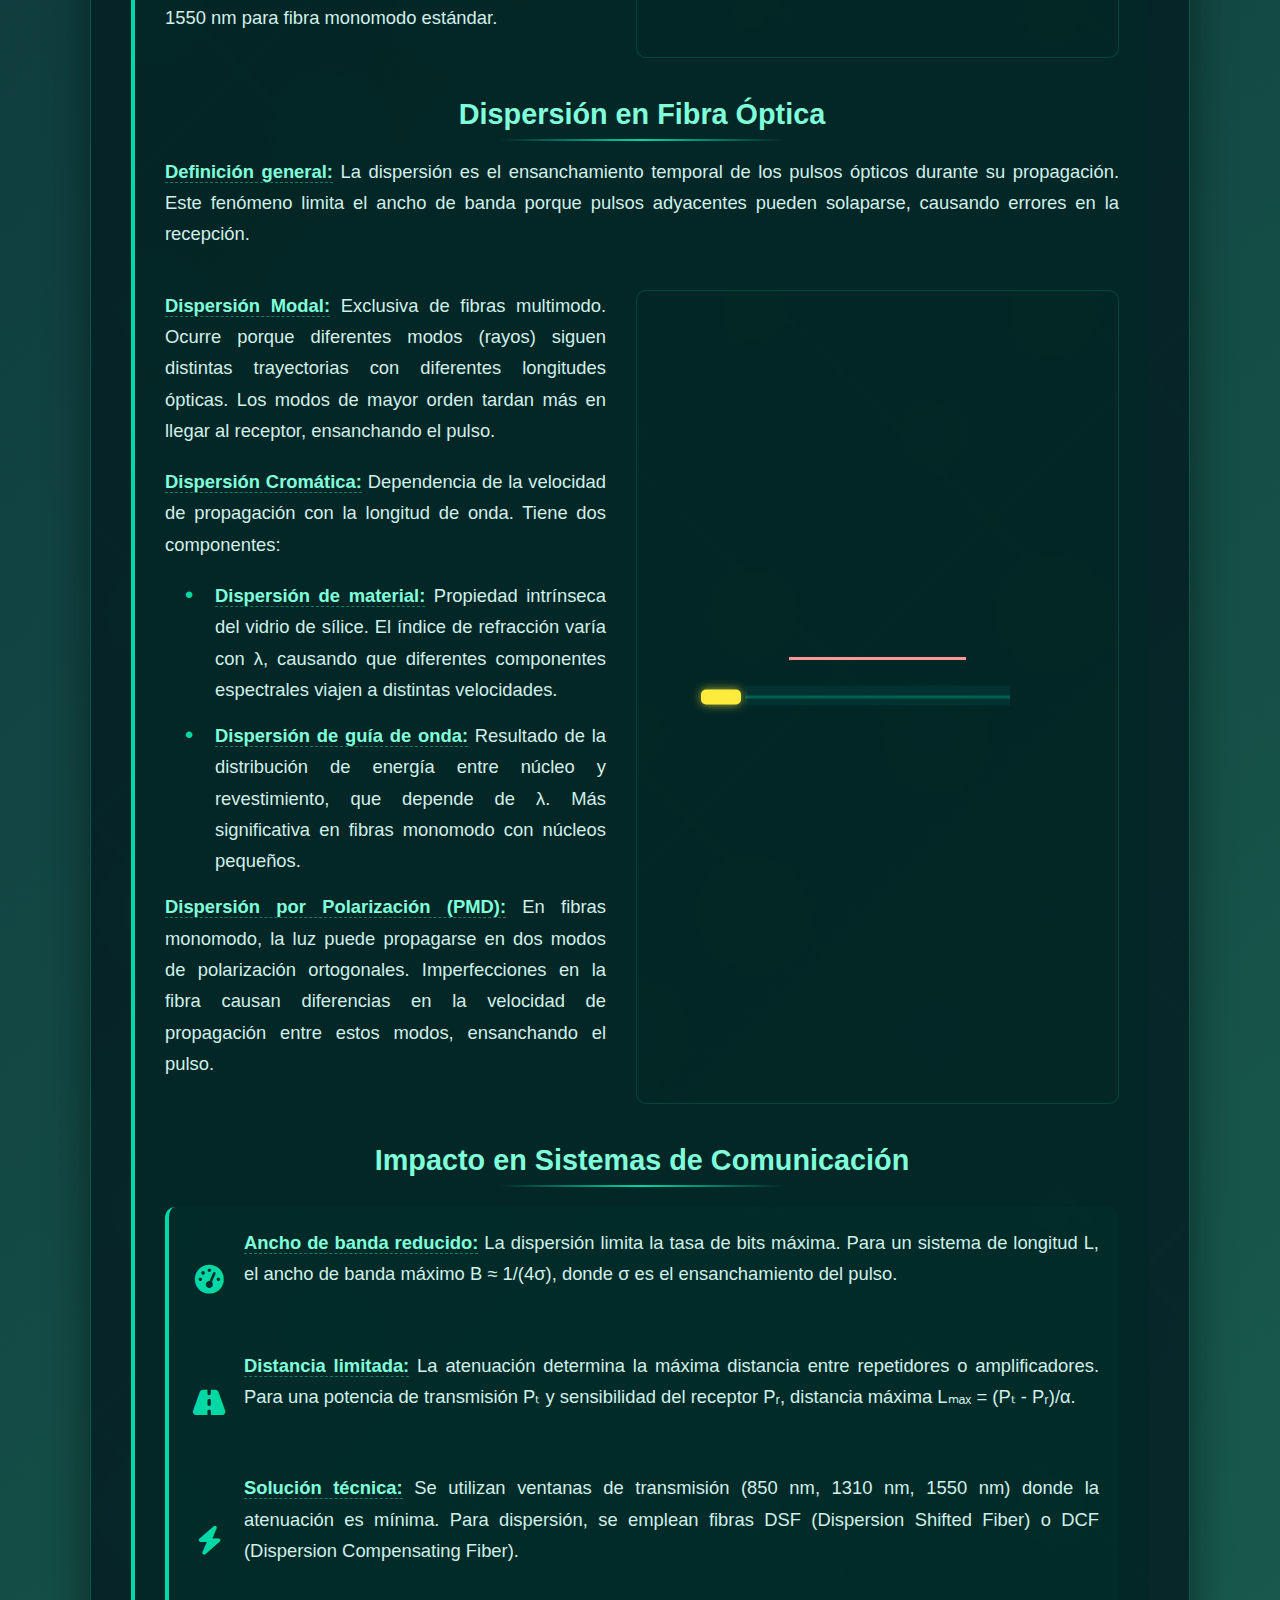
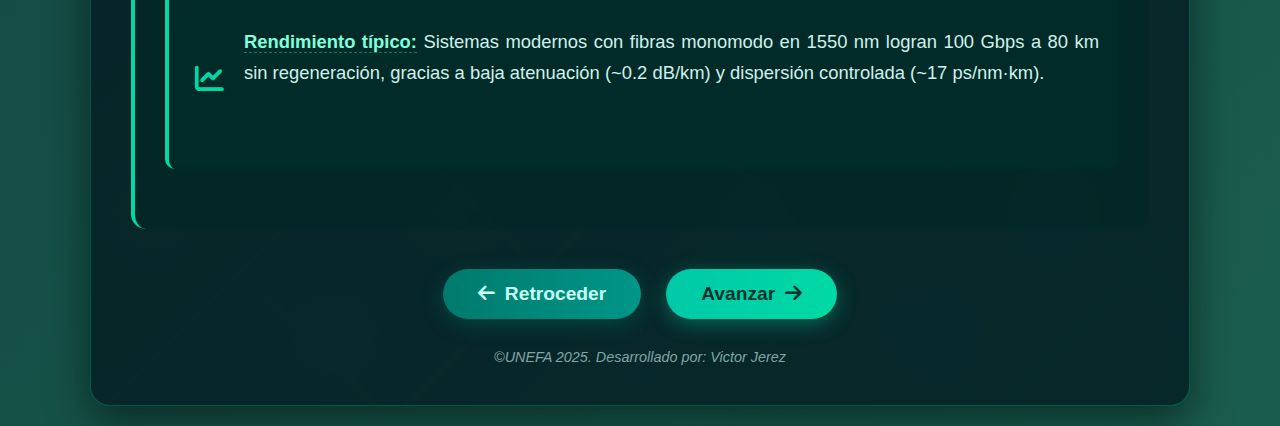
<file: pages/05-atenuacion-dispersion.html>
<!DOCTYPE html>
<html lang="es">
<head>
    <meta charset="UTF-8">
    <meta name="viewport" content="width=device-width, initial-scale=1.0">
    <title>Atenuación y Dispersión en Fibra Óptica</title>
    <link rel="stylesheet" href="https://cdnjs.cloudflare.com/ajax/libs/font-awesome/6.4.0/css/all.min.css">
    <link rel="stylesheet" href="./../css/atenuacion-dispersion.css">
</head>
<body>
    <div class="optic-effect effect-1"></div>
    <div class="optic-effect effect-2"></div>
    
    <div class="container">
        <header>
            <h1>Atenuación y Dispersión</h1>
            <p>Factores Limitantes en la Transmisión por Fibra Óptica</p>
        </header>
        
        <div class="content-container">
            <h2 class="section-title">Propósito de esta Sección</h2>
            
            <div class="content-text">
                <p>Esta sección analiza los principales factores que limitan la transmisión de información en sistemas de fibra óptica: la atenuación y la dispersión. Comprender estos fenómenos es esencial para diseñar redes eficientes, determinar la máxima distancia entre repetidores y optimizar el rendimiento de los sistemas de comunicación óptica. Aunque la fibra óptica ofrece ventajas significativas sobre otros medios, estos factores físicos imponen límites prácticos a su capacidad de transmisión.</p>
            </div>
            
            <h2 class="section-title">Atenuación en Fibra Óptica</h2>
            
            <div class="attenuation-container">
                <div class="explanation">
                    <div class="content-text">
                        <p><span class="highlight">Definición:</span> La atenuación es la reducción de la potencia de la señal luminosa a medida que se propaga a través de la fibra. Se mide en decibelios por kilómetro (dB/km) y representa la pérdida de energía óptica.</p>
                        
                        <p><span class="highlight">Causas principales:</span></p>
                        <ul class="causes-list">
                            <li><span class="highlight">Absorción:</span> Conversión de energía luminosa en calor. Causada por impurezas (iones metálicos) y grupos hidroxilo (OH⁻) en el vidrio. El agua residual durante la fabricación crea picos de absorción en 950 nm, 1240 nm y 1380 nm.</li>
                            <li><span class="highlight">Scattering (Dispersión):</span>
                                <ul style="margin-top: 10px; padding-left: 20px;">
                                    <li><span class="highlight">Rayleigh:</span> Dispersión por fluctuaciones microscópicas en la densidad del material. Dominante en longitudes de onda cortas (∝ 1/λ⁴).</li>
                                    <li><span class="highlight">Mie:</span> Dispersión por imperfecciones geométricas mayores que la longitud de onda (grietas, burbujas).</li>
                                </ul>
                            </li>
                            <li><span class="highlight">Curvaturas:</span>
                                <ul style="margin-top: 10px; padding-left: 20px;">
                                    <li><span class="highlight">Microcurvaturas:</span> Pequeñas deformaciones en la interfaz núcleo-revestimiento.</li>
                                    <li><span class="highlight">Macrocurvaturas:</span> Curvas con radio de curvatura > 10 cm, que causan pérdidas por radiación.</li>
                                </ul>
                            </li>
                        </ul>
                        
                        <p><span class="highlight">Unidades de medida:</span> dB/km, donde la atenuación α = (10/L) log₁₀(Pᵢ/Pₒ). Valores típicos: 0.2 dB/km en 1550 nm para fibra monomodo estándar.</p>
                    </div>
                </div>
                
                <div class="visualization">
                    <div class="fiber-line">
                        <div class="signal"></div>
                        <div class="pulse pulse-1"></div>
                        <div class="pulse pulse-2"></div>
                        <div class="pulse pulse-3"></div>
                    </div>
                </div>
            </div>
            
            <h2 class="section-title">Dispersión en Fibra Óptica</h2>
            
            <div class="content-text">
                <p><span class="highlight">Definición general:</span> La dispersión es el ensanchamiento temporal de los pulsos ópticos durante su propagación. Este fenómeno limita el ancho de banda porque pulsos adyacentes pueden solaparse, causando errores en la recepción.</p>
            </div>
            
            <div class="dispersion-container">
                <div class="explanation">
                    <div class="content-text">
                        <p><span class="highlight">Dispersión Modal:</span> Exclusiva de fibras multimodo. Ocurre porque diferentes modos (rayos) siguen distintas trayectorias con diferentes longitudes ópticas. Los modos de mayor orden tardan más en llegar al receptor, ensanchando el pulso.</p>
                        
                        <p><span class="highlight">Dispersión Cromática:</span> Dependencia de la velocidad de propagación con la longitud de onda. Tiene dos componentes:</p>
                        <ul class="causes-list">
                            <li><span class="highlight">Dispersión de material:</span> Propiedad intrínseca del vidrio de sílice. El índice de refracción varía con λ, causando que diferentes componentes espectrales viajen a distintas velocidades.</li>
                            <li><span class="highlight">Dispersión de guía de onda:</span> Resultado de la distribución de energía entre núcleo y revestimiento, que depende de λ. Más significativa en fibras monomodo con núcleos pequeños.</li>
                        </ul>
                        
                        <p><span class="highlight">Dispersión por Polarización (PMD):</span> En fibras monomodo, la luz puede propagarse en dos modos de polarización ortogonales. Imperfecciones en la fibra causan diferencias en la velocidad de propagación entre estos modos, ensanchando el pulso.</p>
                    </div>
                </div>
                
                <div class="visualization">
                    <div class="dispersion-diagram">
                        <div class="fiber-path"></div>
                        <div class="input-pulse"></div>
                        <div class="output-pulse"></div>
                        <div class="modal-dispersion"></div>
                        <div class="modal-dispersion"></div>
                        <div class="modal-dispersion"></div>
                    </div>
                </div>
            </div>
            
            <h2 class="section-title">Impacto en Sistemas de Comunicación</h2>
            
            <div class="impact-box">
                <div class="impact-item">
                    <div class="impact-icon">
                        <i class="fas fa-tachometer-alt"></i>
                    </div>
                    <div class="content-text">
                        <p><span class="highlight">Ancho de banda reducido:</span> La dispersión limita la tasa de bits máxima. Para un sistema de longitud L, el ancho de banda máximo B ≈ 1/(4σ), donde σ es el ensanchamiento del pulso.</p>
                    </div>
                </div>
                
                <div class="impact-item">
                    <div class="impact-icon">
                        <i class="fas fa-road"></i>
                    </div>
                    <div class="content-text">
                        <p><span class="highlight">Distancia limitada:</span> La atenuación determina la máxima distancia entre repetidores o amplificadores. Para una potencia de transmisión Pₜ y sensibilidad del receptor Pᵣ, distancia máxima Lₘₐₓ = (Pₜ - Pᵣ)/α.</p>
                    </div>
                </div>
                
                <div class="impact-item">
                    <div class="impact-icon">
                        <i class="fas fa-bolt"></i>
                    </div>
                    <div class="content-text">
                        <p><span class="highlight">Solución técnica:</span> Se utilizan ventanas de transmisión (850 nm, 1310 nm, 1550 nm) donde la atenuación es mínima. Para dispersión, se emplean fibras DSF (Dispersion Shifted Fiber) o DCF (Dispersion Compensating Fiber).</p>
                    </div>
                </div>
                
                <div class="impact-item">
                    <div class="impact-icon">
                        <i class="fas fa-chart-line"></i>
                    </div>
                    <div class="content-text">
                        <p><span class="highlight">Rendimiento típico:</span> Sistemas modernos con fibras monomodo en 1550 nm logran 100 Gbps a 80 km sin regeneración, gracias a baja atenuación (~0.2 dB/km) y dispersión controlada (~17 ps/nm·km).</p>
                    </div>
                </div>
            </div>
        </div>
        
        <div class="buttons-container">
            <a href="04-fundamentos-fibra.html" class="btn btn-retroceder">
                <i class="fas fa-arrow-left"></i> Retroceder
            </a>
            <a href="06-aplicaciones.html" class="btn btn-avanzar">
                Avanzar <i class="fas fa-arrow-right"></i>
            </a>
        </div>
        
        <p class="footer-note">©UNEFA 2025. Desarrollado por: Victor Jerez</p>
    </div>

    <script src="./../js/atenuacion-dispersion.js"></script>
</body>
</html>
</file>
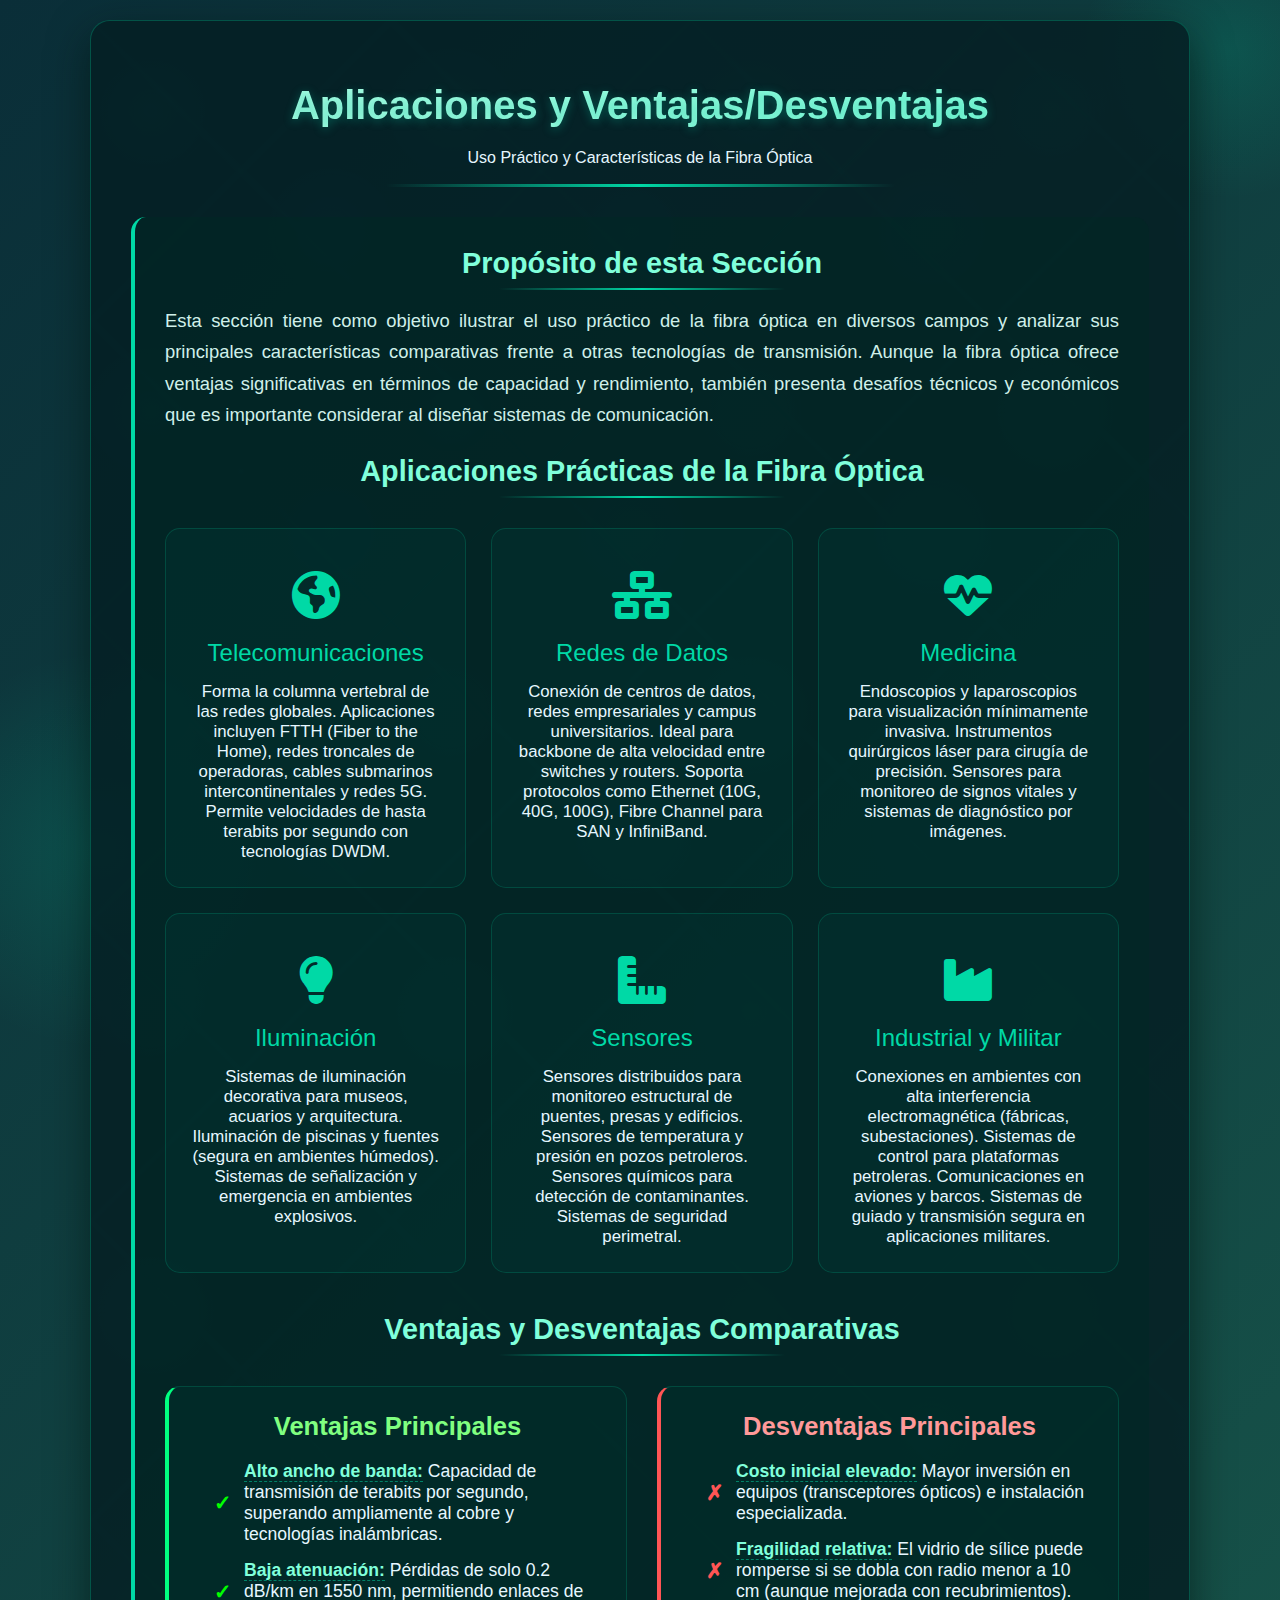
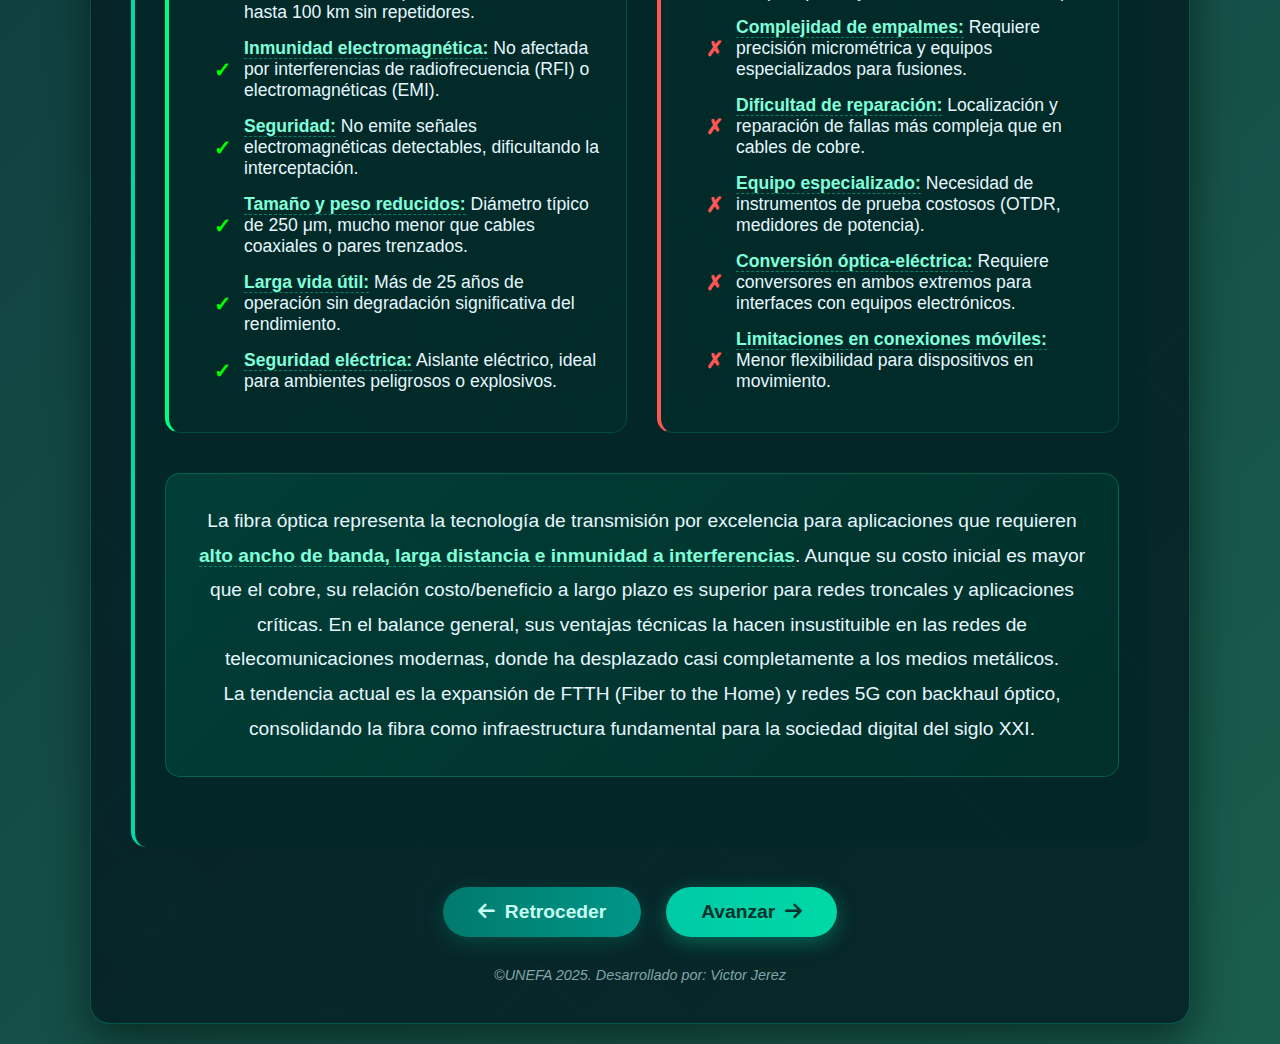
<file: pages/06-aplicaciones.html>
<!DOCTYPE html>
<html lang="es">
<head>
    <meta charset="UTF-8">
    <meta name="viewport" content="width=device-width, initial-scale=1.0">
    <title>Aplicaciones y Ventajas/Desventajas de la Fibra Óptica</title>
    <link rel="stylesheet" href="https://cdnjs.cloudflare.com/ajax/libs/font-awesome/6.4.0/css/all.min.css">
    <link rel="stylesheet" href="./../css/aplicaciones.css">
</head>
<body>
    <div class="optic-effect effect-1"></div>
    <div class="optic-effect effect-2"></div>
    
    <div class="container">
        <header>
            <h1>Aplicaciones y Ventajas/Desventajas</h1>
            <p>Uso Práctico y Características de la Fibra Óptica</p>
        </header>
        
        <div class="content-container">
            <h2 class="section-title">Propósito de esta Sección</h2>
            
            <div class="content-text">
                <p>Esta sección tiene como objetivo ilustrar el uso práctico de la fibra óptica en diversos campos y analizar sus principales características comparativas frente a otras tecnologías de transmisión. Aunque la fibra óptica ofrece ventajas significativas en términos de capacidad y rendimiento, también presenta desafíos técnicos y económicos que es importante considerar al diseñar sistemas de comunicación.</p>
            </div>
            
            <h2 class="section-title">Aplicaciones Prácticas de la Fibra Óptica</h2>
            
            <div class="applications-grid">
                <div class="application-card">
                    <div class="app-icon">
                        <i class="fas fa-globe-americas"></i>
                    </div>
                    <div class="app-title">Telecomunicaciones</div>
                    <div class="app-description">
                        <p>Forma la columna vertebral de las redes globales. Aplicaciones incluyen FTTH (Fiber to the Home), redes troncales de operadoras, cables submarinos intercontinentales y redes 5G. Permite velocidades de hasta terabits por segundo con tecnologías DWDM.</p>
                    </div>
                </div>
                
                <div class="application-card">
                    <div class="app-icon">
                        <i class="fas fa-network-wired"></i>
                    </div>
                    <div class="app-title">Redes de Datos</div>
                    <div class="app-description">
                        <p>Conexión de centros de datos, redes empresariales y campus universitarios. Ideal para backbone de alta velocidad entre switches y routers. Soporta protocolos como Ethernet (10G, 40G, 100G), Fibre Channel para SAN y InfiniBand.</p>
                    </div>
                </div>
                
                <div class="application-card">
                    <div class="app-icon">
                        <i class="fas fa-heartbeat"></i>
                    </div>
                    <div class="app-title">Medicina</div>
                    <div class="app-description">
                        <p>Endoscopios y laparoscopios para visualización mínimamente invasiva. Instrumentos quirúrgicos láser para cirugía de precisión. Sensores para monitoreo de signos vitales y sistemas de diagnóstico por imágenes.</p>
                    </div>
                </div>
                
                <div class="application-card">
                    <div class="app-icon">
                        <i class="fas fa-lightbulb"></i>
                    </div>
                    <div class="app-title">Iluminación</div>
                    <div class="app-description">
                        <p>Sistemas de iluminación decorativa para museos, acuarios y arquitectura. Iluminación de piscinas y fuentes (segura en ambientes húmedos). Sistemas de señalización y emergencia en ambientes explosivos.</p>
                    </div>
                </div>
                
                <div class="application-card">
                    <div class="app-icon">
                        <i class="fas fa-ruler-combined"></i>
                    </div>
                    <div class="app-title">Sensores</div>
                    <div class="app-description">
                        <p>Sensores distribuidos para monitoreo estructural de puentes, presas y edificios. Sensores de temperatura y presión en pozos petroleros. Sensores químicos para detección de contaminantes. Sistemas de seguridad perimetral.</p>
                    </div>
                </div>
                
                <div class="application-card">
                    <div class="app-icon">
                        <i class="fas fa-industry"></i>
                    </div>
                    <div class="app-title">Industrial y Militar</div>
                    <div class="app-description">
                        <p>Conexiones en ambientes con alta interferencia electromagnética (fábricas, subestaciones). Sistemas de control para plataformas petroleras. Comunicaciones en aviones y barcos. Sistemas de guiado y transmisión segura en aplicaciones militares.</p>
                    </div>
                </div>
            </div>
            
            <h2 class="section-title">Ventajas y Desventajas Comparativas</h2>
            
            <div class="comparison-container">
                <div class="pros-container">
                    <h3 class="pros-title">Ventajas Principales</h3>
                    <ul class="pros-list">
                        <li><span class="highlight">Alto ancho de banda:</span> Capacidad de transmisión de terabits por segundo, superando ampliamente al cobre y tecnologías inalámbricas.</li>
                        <li><span class="highlight">Baja atenuación:</span> Pérdidas de solo 0.2 dB/km en 1550 nm, permitiendo enlaces de hasta 100 km sin repetidores.</li>
                        <li><span class="highlight">Inmunidad electromagnética:</span> No afectada por interferencias de radiofrecuencia (RFI) o electromagnéticas (EMI).</li>
                        <li><span class="highlight">Seguridad:</span> No emite señales electromagnéticas detectables, dificultando la interceptación.</li>
                        <li><span class="highlight">Tamaño y peso reducidos:</span> Diámetro típico de 250 μm, mucho menor que cables coaxiales o pares trenzados.</li>
                        <li><span class="highlight">Larga vida útil:</span> Más de 25 años de operación sin degradación significativa del rendimiento.</li>
                        <li><span class="highlight">Seguridad eléctrica:</span> Aislante eléctrico, ideal para ambientes peligrosos o explosivos.</li>
                    </ul>
                </div>
                
                <div class="cons-container">
                    <h3 class="cons-title">Desventajas Principales</h3>
                    <ul class="cons-list">
                        <li><span class="highlight">Costo inicial elevado:</span> Mayor inversión en equipos (transceptores ópticos) e instalación especializada.</li>
                        <li><span class="highlight">Fragilidad relativa:</span> El vidrio de sílice puede romperse si se dobla con radio menor a 10 cm (aunque mejorada con recubrimientos).</li>
                        <li><span class="highlight">Complejidad de empalmes:</span> Requiere precisión micrométrica y equipos especializados para fusiones.</li>
                        <li><span class="highlight">Dificultad de reparación:</span> Localización y reparación de fallas más compleja que en cables de cobre.</li>
                        <li><span class="highlight">Equipo especializado:</span> Necesidad de instrumentos de prueba costosos (OTDR, medidores de potencia).</li>
                        <li><span class="highlight">Conversión óptica-eléctrica:</span> Requiere conversores en ambos extremos para interfaces con equipos electrónicos.</li>
                        <li><span class="highlight">Limitaciones en conexiones móviles:</span> Menor flexibilidad para dispositivos en movimiento.</li>
                    </ul>
                </div>
            </div>
            
            <div class="summary-box">
                <div class="summary-text">
                    <p>La fibra óptica representa la tecnología de transmisión por excelencia para aplicaciones que requieren <span class="highlight">alto ancho de banda, larga distancia e inmunidad a interferencias</span>. Aunque su costo inicial es mayor que el cobre, su relación costo/beneficio a largo plazo es superior para redes troncales y aplicaciones críticas. En el balance general, sus ventajas técnicas la hacen insustituible en las redes de telecomunicaciones modernas, donde ha desplazado casi completamente a los medios metálicos.</p>
                    <p>La tendencia actual es la expansión de FTTH (Fiber to the Home) y redes 5G con backhaul óptico, consolidando la fibra como infraestructura fundamental para la sociedad digital del siglo XXI.</p>
                </div>
            </div>
        </div>
        
        <div class="buttons-container">
            <a href="05-atenuacion-dispersion.html" class="btn btn-retroceder">
                <i class="fas fa-arrow-left"></i> Retroceder
            </a>
            <a href="07-conclusiones.html" class="btn btn-avanzar">
                Avanzar <i class="fas fa-arrow-right"></i>
            </a>
        </div>
        
        <p class="footer-note">©UNEFA 2025. Desarrollado por: Victor Jerez</p>
    </div>

    <script src="./../js/aplicaciones.js"></script>
</body>
</html>
</file>
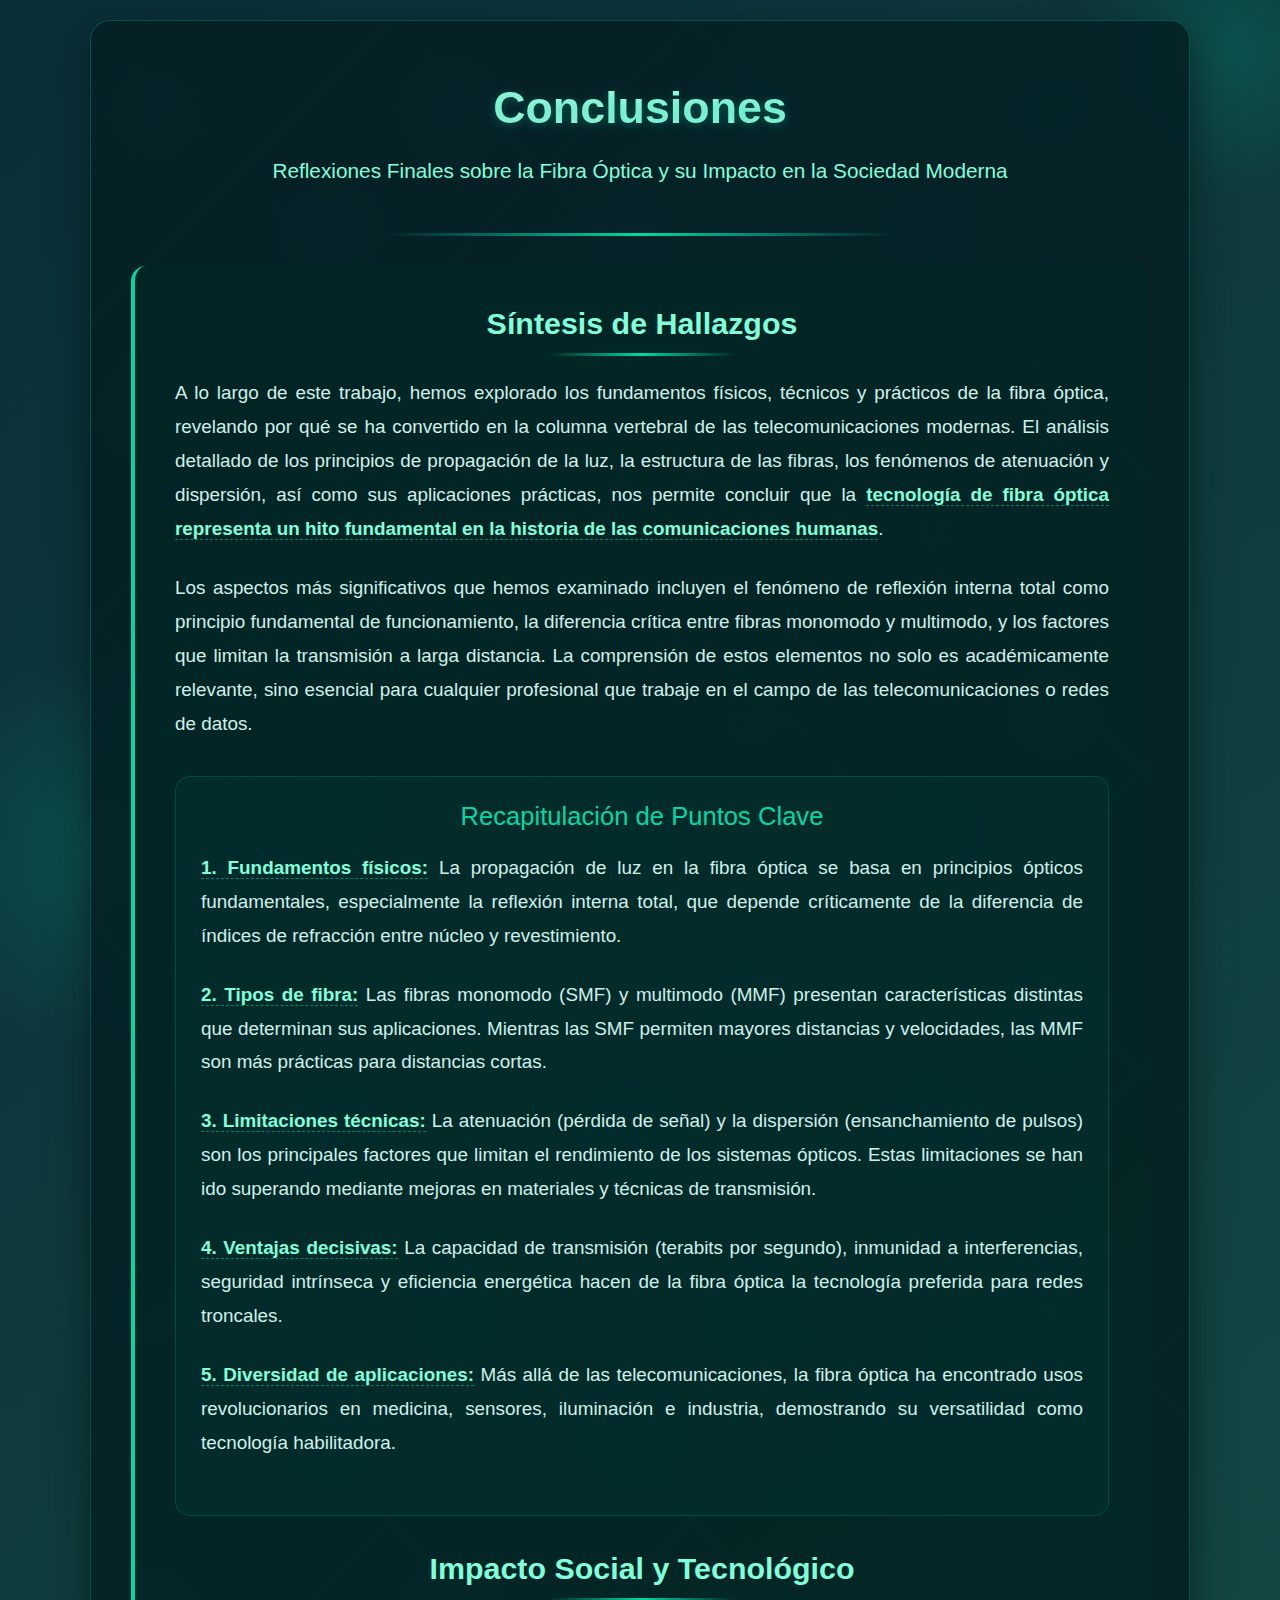
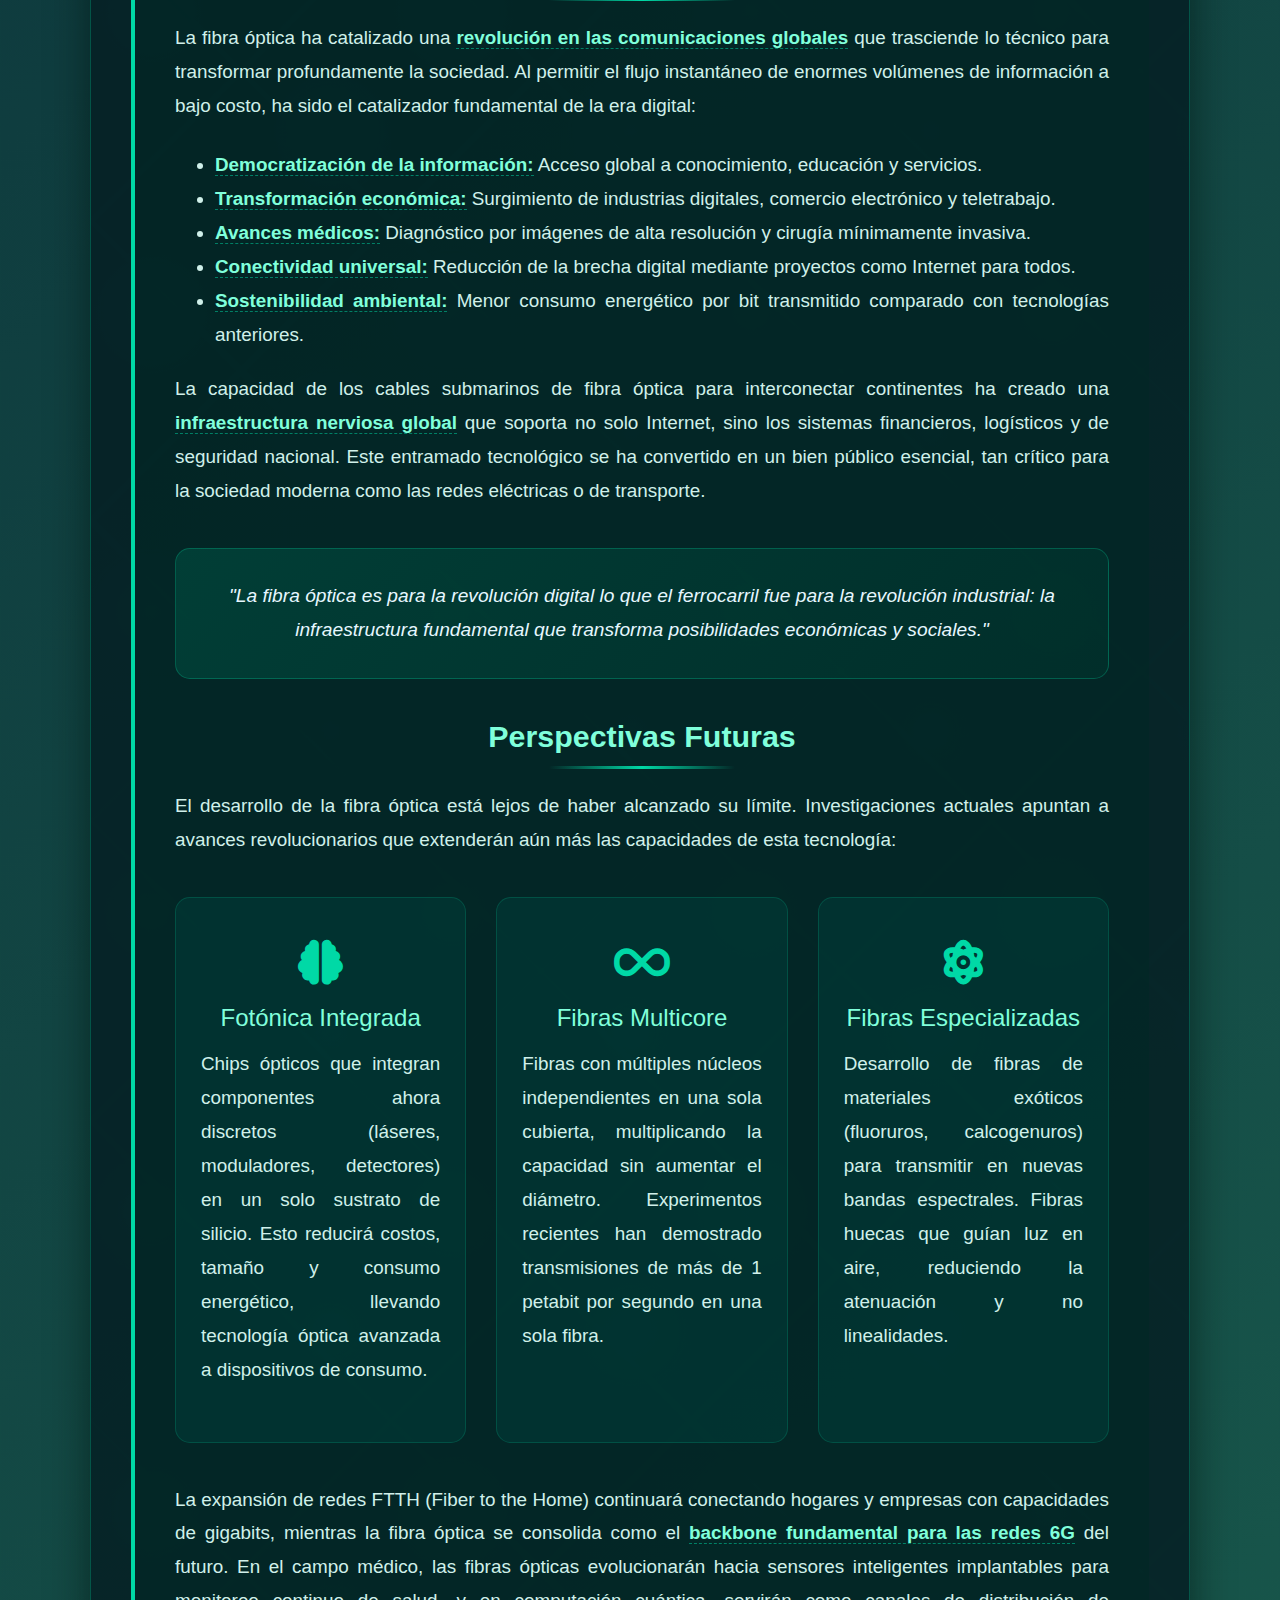
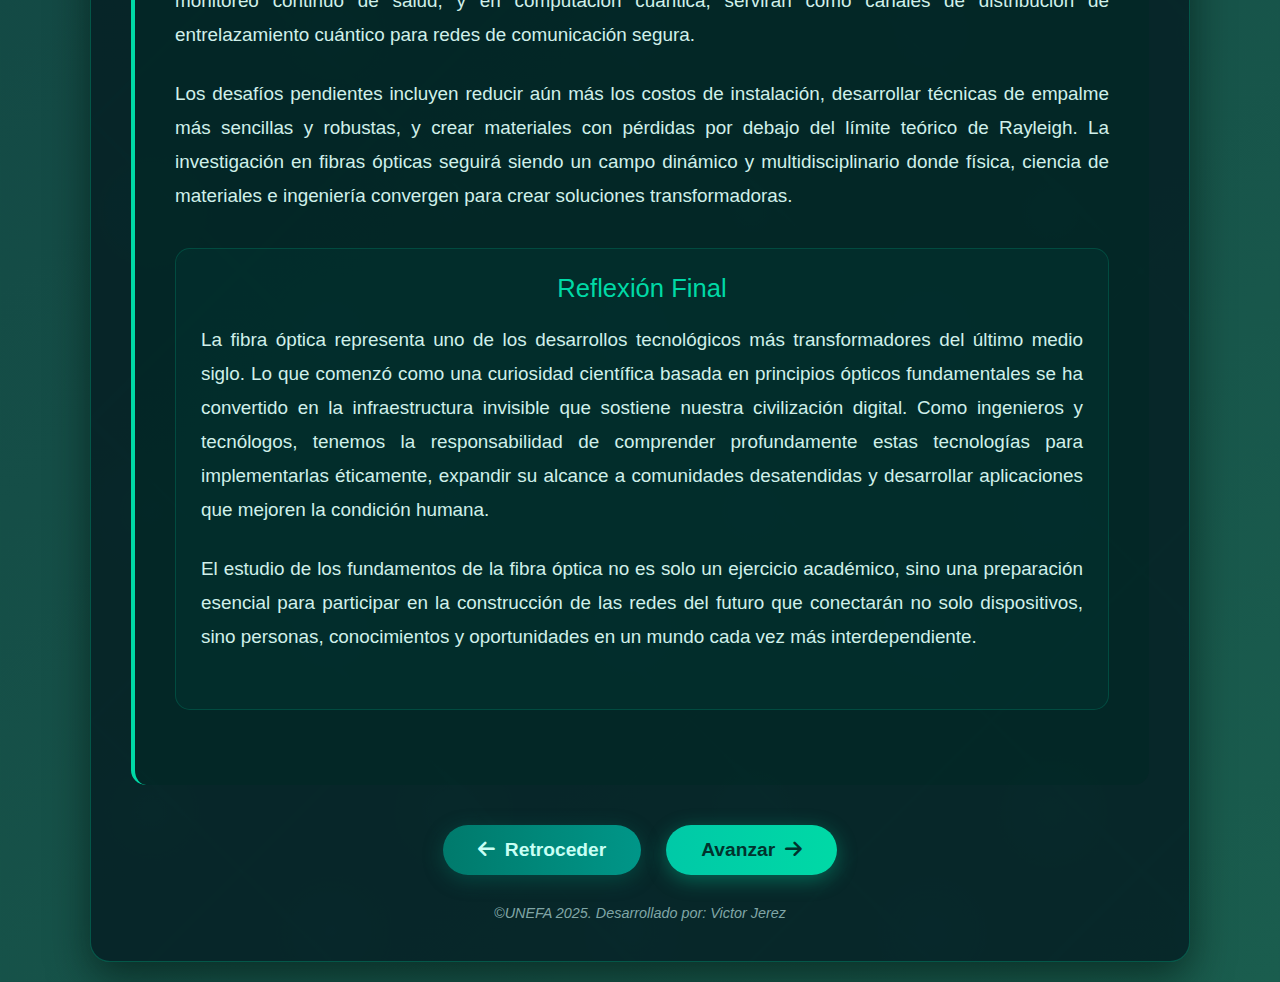
<file: pages/07-conclusiones.html>
<!DOCTYPE html>
<html lang="es">
<head>
    <meta charset="UTF-8">
    <meta name="viewport" content="width=device-width, initial-scale=1.0">
    <title>Conclusiones - Fundamentos de Fibra Óptica</title>
    <link rel="stylesheet" href="https://cdnjs.cloudflare.com/ajax/libs/font-awesome/6.4.0/css/all.min.css">
    <link rel="stylesheet" href="./../css/conclusiones.css">
</head>
<body>
    <div class="optic-effect effect-1"></div>
    <div class="optic-effect effect-2"></div>
    
    <div class="container">
        <header>
            <h1>Conclusiones</h1>
            <p class="subtitle">Reflexiones Finales sobre la Fibra Óptica y su Impacto en la Sociedad Moderna</p>
        </header>
        
        <div class="content-container">
            <h2 class="section-title">Síntesis de Hallazgos</h2>
            
            <div class="content-text">
                <p>A lo largo de este trabajo, hemos explorado los fundamentos físicos, técnicos y prácticos de la fibra óptica, revelando por qué se ha convertido en la columna vertebral de las telecomunicaciones modernas. El análisis detallado de los principios de propagación de la luz, la estructura de las fibras, los fenómenos de atenuación y dispersión, así como sus aplicaciones prácticas, nos permite concluir que la <span class="highlight">tecnología de fibra óptica representa un hito fundamental en la historia de las comunicaciones humanas</span>.</p>
                
                <p>Los aspectos más significativos que hemos examinado incluyen el fenómeno de reflexión interna total como principio fundamental de funcionamiento, la diferencia crítica entre fibras monomodo y multimodo, y los factores que limitan la transmisión a larga distancia. La comprensión de estos elementos no solo es académicamente relevante, sino esencial para cualquier profesional que trabaje en el campo de las telecomunicaciones o redes de datos.</p>
            </div>
            
            <div class="conclusion-block">
                <div class="conclusion-title">Recapitulación de Puntos Clave</div>
                <div class="content-text">
                    <p><span class="highlight">1. Fundamentos físicos:</span> La propagación de luz en la fibra óptica se basa en principios ópticos fundamentales, especialmente la reflexión interna total, que depende críticamente de la diferencia de índices de refracción entre núcleo y revestimiento.</p>
                    
                    <p><span class="highlight">2. Tipos de fibra:</span> Las fibras monomodo (SMF) y multimodo (MMF) presentan características distintas que determinan sus aplicaciones. Mientras las SMF permiten mayores distancias y velocidades, las MMF son más prácticas para distancias cortas.</p>
                    
                    <p><span class="highlight">3. Limitaciones técnicas:</span> La atenuación (pérdida de señal) y la dispersión (ensanchamiento de pulsos) son los principales factores que limitan el rendimiento de los sistemas ópticos. Estas limitaciones se han ido superando mediante mejoras en materiales y técnicas de transmisión.</p>
                    
                    <p><span class="highlight">4. Ventajas decisivas:</span> La capacidad de transmisión (terabits por segundo), inmunidad a interferencias, seguridad intrínseca y eficiencia energética hacen de la fibra óptica la tecnología preferida para redes troncales.</p>
                    
                    <p><span class="highlight">5. Diversidad de aplicaciones:</span> Más allá de las telecomunicaciones, la fibra óptica ha encontrado usos revolucionarios en medicina, sensores, iluminación e industria, demostrando su versatilidad como tecnología habilitadora.</p>
                </div>
            </div>
            
            <h2 class="section-title">Impacto Social y Tecnológico</h2>
            
            <div class="content-text">
                <p>La fibra óptica ha catalizado una <span class="highlight">revolución en las comunicaciones globales</span> que trasciende lo técnico para transformar profundamente la sociedad. Al permitir el flujo instantáneo de enormes volúmenes de información a bajo costo, ha sido el catalizador fundamental de la era digital:</p>
                
                <ul style="margin: 20px 0 20px 40px;">
                    <li><span class="highlight">Democratización de la información:</span> Acceso global a conocimiento, educación y servicios.</li>
                    <li><span class="highlight">Transformación económica:</span> Surgimiento de industrias digitales, comercio electrónico y teletrabajo.</li>
                    <li><span class="highlight">Avances médicos:</span> Diagnóstico por imágenes de alta resolución y cirugía mínimamente invasiva.</li>
                    <li><span class="highlight">Conectividad universal:</span> Reducción de la brecha digital mediante proyectos como Internet para todos.</li>
                    <li><span class="highlight">Sostenibilidad ambiental:</span> Menor consumo energético por bit transmitido comparado con tecnologías anteriores.</li>
                </ul>
                
                <p>La capacidad de los cables submarinos de fibra óptica para interconectar continentes ha creado una <span class="highlight">infraestructura nerviosa global</span> que soporta no solo Internet, sino los sistemas financieros, logísticos y de seguridad nacional. Este entramado tecnológico se ha convertido en un bien público esencial, tan crítico para la sociedad moderna como las redes eléctricas o de transporte.</p>
            </div>
            
            <div class="quote-box">
                "La fibra óptica es para la revolución digital lo que el ferrocarril fue para la revolución industrial: la infraestructura fundamental que transforma posibilidades económicas y sociales."
            </div>
            
            <h2 class="section-title">Perspectivas Futuras</h2>
            
            <div class="content-text">
                <p>El desarrollo de la fibra óptica está lejos de haber alcanzado su límite. Investigaciones actuales apuntan a avances revolucionarios que extenderán aún más las capacidades de esta tecnología:</p>
            </div>
            
            <div class="future-container">
                <div class="future-card">
                    <div class="future-icon">
                        <i class="fas fa-brain"></i>
                    </div>
                    <div class="future-title">Fotónica Integrada</div>
                    <div class="content-text">
                        <p>Chips ópticos que integran componentes ahora discretos (láseres, moduladores, detectores) en un solo sustrato de silicio. Esto reducirá costos, tamaño y consumo energético, llevando tecnología óptica avanzada a dispositivos de consumo.</p>
                    </div>
                </div>
                
                <div class="future-card">
                    <div class="future-icon">
                        <i class="fas fa-infinity"></i>
                    </div>
                    <div class="future-title">Fibras Multicore</div>
                    <div class="content-text">
                        <p>Fibras con múltiples núcleos independientes en una sola cubierta, multiplicando la capacidad sin aumentar el diámetro. Experimentos recientes han demostrado transmisiones de más de 1 petabit por segundo en una sola fibra.</p>
                    </div>
                </div>
                
                <div class="future-card">
                    <div class="future-icon">
                        <i class="fas fa-atom"></i>
                    </div>
                    <div class="future-title">Fibras Especializadas</div>
                    <div class="content-text">
                        <p>Desarrollo de fibras de materiales exóticos (fluoruros, calcogenuros) para transmitir en nuevas bandas espectrales. Fibras huecas que guían luz en aire, reduciendo la atenuación y no linealidades.</p>
                    </div>
                </div>
            </div>
            
            <div class="content-text">
                <p>La expansión de redes FTTH (Fiber to the Home) continuará conectando hogares y empresas con capacidades de gigabits, mientras la fibra óptica se consolida como el <span class="highlight">backbone fundamental para las redes 6G</span> del futuro. En el campo médico, las fibras ópticas evolucionarán hacia sensores inteligentes implantables para monitoreo continuo de salud, y en computación cuántica, servirán como canales de distribución de entrelazamiento cuántico para redes de comunicación segura.</p>
                
                <p>Los desafíos pendientes incluyen reducir aún más los costos de instalación, desarrollar técnicas de empalme más sencillas y robustas, y crear materiales con pérdidas por debajo del límite teórico de Rayleigh. La investigación en fibras ópticas seguirá siendo un campo dinámico y multidisciplinario donde física, ciencia de materiales e ingeniería convergen para crear soluciones transformadoras.</p>
            </div>
            
            <div class="conclusion-block">
                <div class="conclusion-title">Reflexión Final</div>
                <div class="content-text">
                    <p>La fibra óptica representa uno de los desarrollos tecnológicos más transformadores del último medio siglo. Lo que comenzó como una curiosidad científica basada en principios ópticos fundamentales se ha convertido en la infraestructura invisible que sostiene nuestra civilización digital. Como ingenieros y tecnólogos, tenemos la responsabilidad de comprender profundamente estas tecnologías para implementarlas éticamente, expandir su alcance a comunidades desatendidas y desarrollar aplicaciones que mejoren la condición humana.</p>
                    
                    <p>El estudio de los fundamentos de la fibra óptica no es solo un ejercicio académico, sino una preparación esencial para participar en la construcción de las redes del futuro que conectarán no solo dispositivos, sino personas, conocimientos y oportunidades en un mundo cada vez más interdependiente.</p>
                </div>
            </div>
        </div>
        
        <div class="buttons-container">
            <a href="06-aplicaciones.html" class="btn btn-retroceder">
                <i class="fas fa-arrow-left"></i> Retroceder
            </a>
            <a href="08-bibliografia.html" class="btn btn-avanzar">
                Avanzar <i class="fas fa-arrow-right"></i>
            </a>
        </div>
        
        <p class="footer-note">©UNEFA 2025. Desarrollado por: Victor Jerez</p>
    </div>

    <script src="./../js/conclusiones.js"></script>
</body>
</html>
</file>
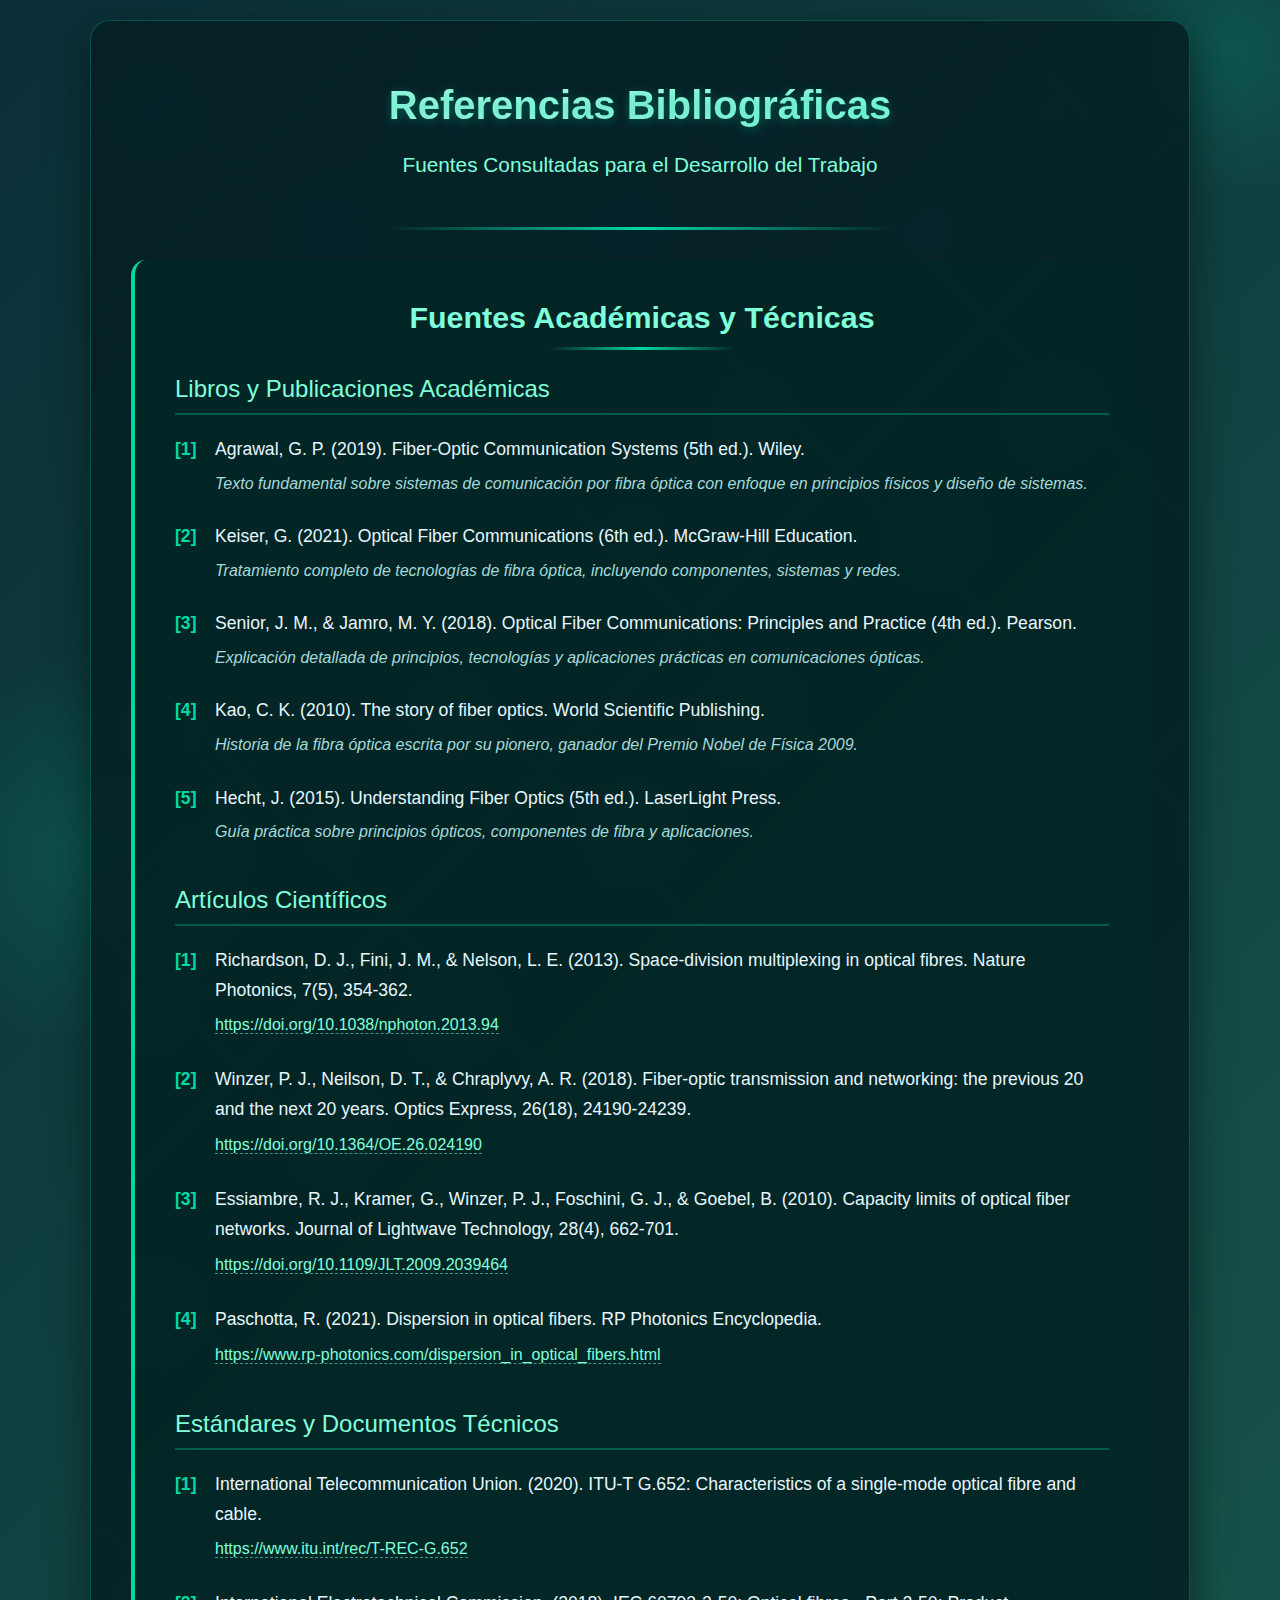
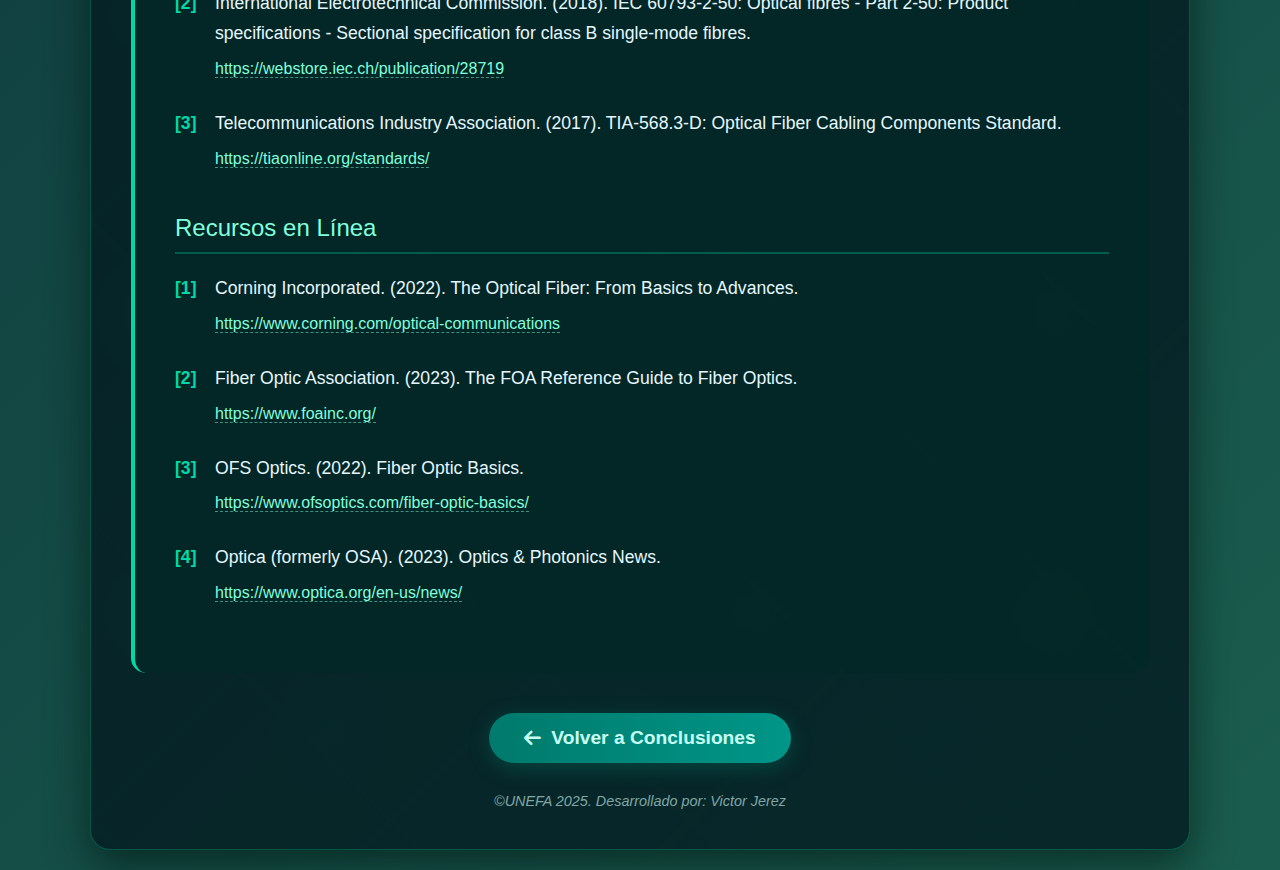
<file: pages/08-bibliografia.html>
<!DOCTYPE html>
<html lang="es">
<head>
    <meta charset="UTF-8">
    <meta name="viewport" content="width=device-width, initial-scale=1.0">
    <title>Referencias Bibliográficas - Fundamentos de Fibra Óptica</title>
    <link rel="stylesheet" href="https://cdnjs.cloudflare.com/ajax/libs/font-awesome/6.4.0/css/all.min.css">
    <link rel="stylesheet" href="./../css/bibliografia.css">
</head>
<body>
    <div class="optic-effect effect-1"></div>
    <div class="optic-effect effect-2"></div>
    
    <div class="container">
        <header>
            <h1>Referencias Bibliográficas</h1>
            <p class="subtitle">Fuentes Consultadas para el Desarrollo del Trabajo</p>
        </header>
        
        <div class="content-container">
            <h2 class="section-title">Fuentes Académicas y Técnicas</h2>
            
            <div class="reference-category">Libros y Publicaciones Académicas</div>
            <ol class="references-list">
                <li class="reference-item fade-in">
                    <span class="reference-text">Agrawal, G. P. (2019). Fiber-Optic Communication Systems (5th ed.). Wiley.</span>
                    <span class="reference-note">Texto fundamental sobre sistemas de comunicación por fibra óptica con enfoque en principios físicos y diseño de sistemas.</span>
                </li>
                
                <li class="reference-item fade-in">
                    <span class="reference-text">Keiser, G. (2021). Optical Fiber Communications (6th ed.). McGraw-Hill Education.</span>
                    <span class="reference-note">Tratamiento completo de tecnologías de fibra óptica, incluyendo componentes, sistemas y redes.</span>
                </li>
                
                <li class="reference-item fade-in">
                    <span class="reference-text">Senior, J. M., & Jamro, M. Y. (2018). Optical Fiber Communications: Principles and Practice (4th ed.). Pearson.</span>
                    <span class="reference-note">Explicación detallada de principios, tecnologías y aplicaciones prácticas en comunicaciones ópticas.</span>
                </li>
                
                <li class="reference-item fade-in">
                    <span class="reference-text">Kao, C. K. (2010). The story of fiber optics. World Scientific Publishing.</span>
                    <span class="reference-note">Historia de la fibra óptica escrita por su pionero, ganador del Premio Nobel de Física 2009.</span>
                </li>
                
                <li class="reference-item fade-in">
                    <span class="reference-text">Hecht, J. (2015). Understanding Fiber Optics (5th ed.). LaserLight Press.</span>
                    <span class="reference-note">Guía práctica sobre principios ópticos, componentes de fibra y aplicaciones.</span>
                </li>
            </ol>
            
            <div class="reference-category">Artículos Científicos</div>
            <ol class="references-list" start="6">
                <li class="reference-item fade-in">
                    <span class="reference-text">Richardson, D. J., Fini, J. M., & Nelson, L. E. (2013). Space-division multiplexing in optical fibres. Nature Photonics, 7(5), 354-362.</span>
                    <a href="https://doi.org/10.1038/nphoton.2013.94" class="reference-link" target="_blank">https://doi.org/10.1038/nphoton.2013.94</a>
                </li>
                
                <li class="reference-item fade-in">
                    <span class="reference-text">Winzer, P. J., Neilson, D. T., & Chraplyvy, A. R. (2018). Fiber-optic transmission and networking: the previous 20 and the next 20 years. Optics Express, 26(18), 24190-24239.</span>
                    <a href="https://doi.org/10.1364/OE.26.024190" class="reference-link" target="_blank">https://doi.org/10.1364/OE.26.024190</a>
                </li>
                
                <li class="reference-item fade-in">
                    <span class="reference-text">Essiambre, R. J., Kramer, G., Winzer, P. J., Foschini, G. J., & Goebel, B. (2010). Capacity limits of optical fiber networks. Journal of Lightwave Technology, 28(4), 662-701.</span>
                    <a href="https://doi.org/10.1109/JLT.2009.2039464" class="reference-link" target="_blank">https://doi.org/10.1109/JLT.2009.2039464</a>
                </li>
                
                <li class="reference-item fade-in">
                    <span class="reference-text">Paschotta, R. (2021). Dispersion in optical fibers. RP Photonics Encyclopedia.</span>
                    <a href="https://www.rp-photonics.com/dispersion_in_optical_fibers.html" class="reference-link" target="_blank">https://www.rp-photonics.com/dispersion_in_optical_fibers.html</a>
                </li>
            </ol>
            
            <div class="reference-category">Estándares y Documentos Técnicos</div>
            <ol class="references-list" start="10">
                <li class="reference-item fade-in">
                    <span class="reference-text">International Telecommunication Union. (2020). ITU-T G.652: Characteristics of a single-mode optical fibre and cable.</span>
                    <a href="https://www.itu.int/rec/T-REC-G.652" class="reference-link" target="_blank">https://www.itu.int/rec/T-REC-G.652</a>
                </li>
                
                <li class="reference-item fade-in">
                    <span class="reference-text">International Electrotechnical Commission. (2018). IEC 60793-2-50: Optical fibres - Part 2-50: Product specifications - Sectional specification for class B single-mode fibres.</span>
                    <a href="https://webstore.iec.ch/publication/28719" class="reference-link" target="_blank">https://webstore.iec.ch/publication/28719</a>
                </li>
                
                <li class="reference-item fade-in">
                    <span class="reference-text">Telecommunications Industry Association. (2017). TIA-568.3-D: Optical Fiber Cabling Components Standard.</span>
                    <a href="https://tiaonline.org/standards/" class="reference-link" target="_blank">https://tiaonline.org/standards/</a>
                </li>
            </ol>
            
            <div class="reference-category">Recursos en Línea</div>
            <ol class="references-list" start="13">
                <li class="reference-item fade-in">
                    <span class="reference-text">Corning Incorporated. (2022). The Optical Fiber: From Basics to Advances.</span>
                    <a href="https://www.corning.com/optical-communications/worldwide/en/home.html" class="reference-link" target="_blank">https://www.corning.com/optical-communications</a>
                </li>
                
                <li class="reference-item fade-in">
                    <span class="reference-text">Fiber Optic Association. (2023). The FOA Reference Guide to Fiber Optics.</span>
                    <a href="https://www.foainc.org/" class="reference-link" target="_blank">https://www.foainc.org/</a>
                </li>
                
                <li class="reference-item fade-in">
                    <span class="reference-text">OFS Optics. (2022). Fiber Optic Basics.</span>
                    <a href="https://www.ofsoptics.com/fiber-optic-basics/" class="reference-link" target="_blank">https://www.ofsoptics.com/fiber-optic-basics/</a>
                </li>
                
                <li class="reference-item fade-in">
                    <span class="reference-text">Optica (formerly OSA). (2023). Optics & Photonics News.</span>
                    <a href="https://www.optica.org/en-us/news/" class="reference-link" target="_blank">https://www.optica.org/en-us/news/</a>
                </li>
            </ol>
        </div>
        
        <div class="buttons-container">
            <a href="07-conclusiones.html" class="btn btn-retroceder">
                <i class="fas fa-arrow-left"></i> Volver a Conclusiones
            </a>
        </div>
        
        <p class="footer-note">©UNEFA 2025. Desarrollado por: Victor Jerez</p>
    </div>

    <script src="./../js/bibliografia.js"></script>
</body>
</html>
</file>
<file: css/index.css>
* {
            margin: 0;
            padding: 0;
            box-sizing: border-box;
            font-family: 'Segoe UI', Tahoma, Geneva, Verdana, sans-serif;
        }
        
        body {
            background: linear-gradient(135deg, #0a2e38 0%, #1a5d4e 100%);
            color: #e6f7ff;
            min-height: 100vh;
            display: flex;
            justify-content: center;
            align-items: center;
            padding: 20px;
        }
        
        .container {
            max-width: 1000px;
            width: 100%;
            background: rgba(5, 30, 35, 0.85);
            border-radius: 20px;
            box-shadow: 0 15px 40px rgba(0, 20, 15, 0.6);
            overflow: hidden;
            position: relative;
            padding: 40px;
            text-align: center;
            border: 1px solid rgba(0, 200, 150, 0.3);
        }
        
        .container::before {
            content: "";
            position: absolute;
            top: 0;
            left: 0;
            right: 0;
            bottom: 0;
            background: 
                radial-gradient(circle at 20% 30%, rgba(0, 200, 150, 0.1) 0%, transparent 20%),
                radial-gradient(circle at 80% 70%, rgba(0, 150, 200, 0.1) 0%, transparent 20%),
                linear-gradient(45deg, transparent 49%, rgba(0, 200, 150, 0.05) 50%, transparent 51%),
                linear-gradient(-45deg, transparent 49%, rgba(0, 200, 150, 0.05) 50%, transparent 51%);
            background-size: 300px 300px;
            z-index: -1;
        }
        
        header {
            margin-bottom: 40px;
            position: relative;
            padding-bottom: 25px;
        }
        
        header::after {
            content: "";
            position: absolute;
            bottom: 0;
            left: 25%;
            right: 25%;
            height: 3px;
            background: linear-gradient(to right, transparent, #00d9a6, transparent);
            border-radius: 3px;
        }
        
        h1 {
            font-size: 2.8rem;
            margin: 25px 0;
            line-height: 1.2;
            text-shadow: 0 2px 10px rgba(0, 180, 150, 0.4);
            color: #b3ffe6;
            background: linear-gradient(90deg, #b3ffe6, #80ffdb);
            -webkit-background-clip: text;
            background-clip: text;
            -webkit-text-fill-color: transparent;
        }
        
        .author-info {
            background: rgba(0, 40, 35, 0.5);
            border-radius: 15px;
            padding: 25px;
            margin: 30px 0;
            text-align: left;
            border-left: 4px solid #00d9a6;
        }
        
        .info-item {
            display: flex;
            margin-bottom: 15px;
            align-items: flex-start;
        }
        
        .info-item:last-child {
            margin-bottom: 0;
        }
        
        .info-icon {
            color: #00d9a6;
            font-size: 1.2rem;
            margin-right: 15px;
            min-width: 25px;
            padding-top: 3px;
        }
        
        .info-content {
            flex: 1;
        }
        
        .info-content p {
            margin: 0;
            font-size: 1.15rem;
            line-height: 1.5;
        }
        
        .info-content strong {
            color: #80ffdb;
            font-weight: 600;
        }
        
        .university {
            font-size: 1.3rem;
            font-weight: 600;
            margin-top: 5px;
            color: #80ffdb;
        }
        
        .date {
            margin-top: 10px;
            font-size: 1.1rem;
            color: #80ffdb;
            font-style: italic;
        }
        
        .btn-container {
            margin: 40px 0 20px;
        }
        
        .btn-avanzar {
            display: inline-flex;
            align-items: center;
            justify-content: center;
            background: linear-gradient(90deg, #00c9a7, #00d9a6);
            color: #00332d;
            font-size: 1.3rem;
            font-weight: 600;
            padding: 16px 45px;
            border-radius: 50px;
            text-decoration: none;
            transition: all 0.3s ease;
            box-shadow: 0 5px 20px rgba(0, 200, 150, 0.4);
            border: none;
            cursor: pointer;
            position: relative;
            overflow: hidden;
        }
        
        .btn-avanzar:hover {
            transform: translateY(-5px);
            box-shadow: 0 8px 25px rgba(0, 200, 150, 0.6);
        }
        
        .btn-avanzar:active {
            transform: translateY(-2px);
        }
        
        .btn-avanzar i {
            margin-left: 10px;
            transition: transform 0.3s ease;
        }
        
        .btn-avanzar:hover i {
            transform: translateX(5px);
        }
        
        .btn-avanzar::before {
            content: "";
            position: absolute;
            top: -50%;
            left: -60%;
            width: 20px;
            height: 200%;
            background: rgba(255, 255, 255, 0.3);
            transform: rotate(25deg);
            transition: all 0.6s;
        }
        
        .btn-avanzar:hover::before {
            left: 120%;
        }
        
        .optic-effect {
            position: absolute;
            width: 300px;
            height: 300px;
            border-radius: 50%;
            background: radial-gradient(circle, rgba(0, 217, 166, 0.15) 0%, transparent 70%);
            z-index: -1;
        }
        
        .effect-1 {
            top: -100px;
            right: -100px;
        }
        
        .effect-2 {
            bottom: -150px;
            left: -100px;
            width: 400px;
            height: 400px;
        }
        
        .footer-note {
            margin-top: 30px;
            font-size: 0.9rem;
            color: #80a6a6;
            font-style: italic;
        }
        
        @media (max-width: 768px) {
            .container {
                padding: 25px 20px;
            }
            
            h1 {
                font-size: 2.2rem;
            }
            
            .author-info {
                padding: 20px;
            }
            
            .info-content p {
                font-size: 1rem;
            }
            
            .university {
                font-size: 1.1rem;
            }
            
            .btn-avanzar {
                font-size: 1.1rem;
                padding: 14px 35px;
            }
            
            .effect-1, .effect-2 {
                display: none;
            }
        }
        
        @media (max-width: 480px) {
            h1 {
                font-size: 1.8rem;
            }
            
            .author-info {
                padding: 15px;
            }
            
            .info-content p {
                font-size: 0.95rem;
            }
            
            .btn-avanzar {
                font-size: 1rem;
                padding: 12px 30px;
            }
        }
</file>
<file: css/contenido.css>
* {
            margin: 0;
            padding: 0;
            box-sizing: border-box;
            font-family: 'Segoe UI', Tahoma, Geneva, Verdana, sans-serif;
        }
        
        body {
            background: linear-gradient(135deg, #0a2e38 0%, #1a5d4e 100%);
            color: #e6f7ff;
            min-height: 100vh;
            display: flex;
            justify-content: center;
            align-items: center;
            padding: 20px;
        }
        
        .container {
            max-width: 1000px;
            width: 100%;
            background: rgba(5, 30, 35, 0.85);
            border-radius: 20px;
            box-shadow: 0 15px 40px rgba(0, 20, 15, 0.6);
            overflow: hidden;
            position: relative;
            padding: 40px;
            text-align: center;
            border: 1px solid rgba(0, 200, 150, 0.3);
        }
        
        .container::before {
            content: "";
            position: absolute;
            top: 0;
            left: 0;
            right: 0;
            bottom: 0;
            background: 
                radial-gradient(circle at 20% 30%, rgba(0, 200, 150, 0.1) 0%, transparent 20%),
                radial-gradient(circle at 80% 70%, rgba(0, 150, 200, 0.1) 0%, transparent 20%),
                linear-gradient(45deg, transparent 49%, rgba(0, 200, 150, 0.05) 50%, transparent 51%),
                linear-gradient(-45deg, transparent 49%, rgba(0, 200, 150, 0.05) 50%, transparent 51%);
            background-size: 300px 300px;
            z-index: -1;
        }
        
        header {
            margin-bottom: 30px;
            position: relative;
            padding-bottom: 20px;
        }
        
        header::after {
            content: "";
            position: absolute;
            bottom: 0;
            left: 25%;
            right: 25%;
            height: 3px;
            background: linear-gradient(to right, transparent, #00d9a6, transparent);
            border-radius: 3px;
        }
        
        h1 {
            font-size: 2.5rem;
            margin: 20px 0;
            line-height: 1.2;
            text-shadow: 0 2px 10px rgba(0, 180, 150, 0.4);
            color: #b3ffe6;
            background: linear-gradient(90deg, #b3ffe6, #80ffdb);
            -webkit-background-clip: text;
            background-clip: text;
            -webkit-text-fill-color: transparent;
        }
        
        .content-container {
            background: rgba(0, 40, 35, 0.5);
            border-radius: 15px;
            padding: 30px;
            margin: 30px 0;
            text-align: left;
            border-left: 4px solid #00d9a6;
            position: relative;
            overflow: hidden;
        }
        
        .content-title {
            text-align: center;
            margin-bottom: 25px;
            font-size: 1.8rem;
            color: #80ffdb;
            position: relative;
        }
        
        .content-title::after {
            content: "";
            position: absolute;
            bottom: -10px;
            left: 35%;
            right: 35%;
            height: 2px;
            background: linear-gradient(to right, transparent, #00d9a6, transparent);
            border-radius: 2px;
        }
        
        .content-list {
            list-style-type: none;
            counter-reset: section-counter;
            padding: 0;
            margin: 0;
        }
        
        .content-item {
            counter-increment: section-counter;
            margin-bottom: 20px;
            padding: 15px;
            background: rgba(0, 60, 55, 0.3);
            border-radius: 10px;
            transition: all 0.3s ease;
            position: relative;
            overflow: hidden;
            border: 1px solid rgba(0, 200, 150, 0.2);
        }
        
        .content-item:hover {
            background: rgba(0, 80, 70, 0.4);
            transform: translateX(5px);
            border-color: rgba(0, 200, 150, 0.4);
        }
        
        .content-item::before {
            content: counter(section-counter) ".";
            position: absolute;
            left: 15px;
            top: 50%;
            transform: translateY(-50%);
            width: 30px;
            height: 30px;
            background: rgba(0, 200, 150, 0.2);
            border-radius: 50%;
            display: flex;
            align-items: center;
            justify-content: center;
            font-weight: bold;
            color: #80ffdb;
            font-size: 1.1rem;
        }
        
        .content-link {
            display: block;
            padding-left: 45px;
            text-decoration: none;
            color: #e6f7ff;
            font-size: 1.2rem;
            transition: color 0.3s ease;
        }
        
        .content-link:hover {
            color: #80ffdb;
        }
        
        .content-link i {
            margin-left: 10px;
            font-size: 0.9rem;
            color: #00d9a6;
            transition: transform 0.3s ease;
        }
        
        .content-link:hover i {
            transform: translateX(5px);
        }
        
        .description {
            margin-top: 8px;
            padding-left: 45px;
            font-size: 0.95rem;
            color: #a6d9d9;
            line-height: 1.5;
        }
        
        .buttons-container {
            display: flex;
            justify-content: center;
            gap: 25px;
            margin: 40px 0 20px;
            flex-wrap: wrap;
        }
        
        .btn {
            display: inline-flex;
            align-items: center;
            justify-content: center;
            font-size: 1.2rem;
            font-weight: 600;
            padding: 14px 35px;
            border-radius: 50px;
            text-decoration: none;
            transition: all 0.3s ease;
            border: none;
            cursor: pointer;
            position: relative;
            overflow: hidden;
        }
        
        .btn-retroceder {
            background: linear-gradient(90deg, #007a6c, #009688);
            color: #c8fff4;
            box-shadow: 0 5px 20px rgba(0, 120, 100, 0.4);
        }
        
        .btn-avanzar {
            background: linear-gradient(90deg, #00c9a7, #00d9a6);
            color: #00332d;
            box-shadow: 0 5px 20px rgba(0, 200, 150, 0.4);
        }
        
        .btn:hover {
            transform: translateY(-5px);
            box-shadow: 0 8px 25px rgba(0, 200, 150, 0.6);
        }
        
        .btn:active {
            transform: translateY(-2px);
        }
        
        .btn i {
            transition: transform 0.3s ease;
        }
        
        .btn-retroceder i {
            margin-right: 10px;
        }
        
        .btn-avanzar i {
            margin-left: 10px;
        }
        
        .btn:hover i {
            transform: translateX(5px);
        }
        
        .btn::before {
            content: "";
            position: absolute;
            top: -50%;
            left: -60%;
            width: 20px;
            height: 200%;
            background: rgba(255, 255, 255, 0.3);
            transform: rotate(25deg);
            transition: all 0.6s;
        }
        
        .btn:hover::before {
            left: 120%;
        }
        
        .optic-effect {
            position: absolute;
            width: 300px;
            height: 300px;
            border-radius: 50%;
            background: radial-gradient(circle, rgba(0, 217, 166, 0.15) 0%, transparent 70%);
            z-index: -1;
        }
        
        .effect-1 {
            top: -100px;
            right: -100px;
        }
        
        .effect-2 {
            bottom: -150px;
            left: -100px;
            width: 400px;
            height: 400px;
        }
        
        .footer-note {
            margin-top: 30px;
            font-size: 0.9rem;
            color: #80a6a6;
            font-style: italic;
        }
        
        @media (max-width: 768px) {
            .container {
                padding: 25px 20px;
            }
            
            h1 {
                font-size: 2rem;
            }
            
            .content-container {
                padding: 20px;
            }
            
            .content-title {
                font-size: 1.5rem;
            }
            
            .content-link {
                font-size: 1.05rem;
            }
            
            .btn {
                font-size: 1.05rem;
                padding: 12px 25px;
            }
            
            .effect-1, .effect-2 {
                display: none;
            }
        }
        
        @media (max-width: 480px) {
            h1 {
                font-size: 1.7rem;
            }
            
            .content-container {
                padding: 15px;
            }
            
            .content-item {
                padding: 10px;
            }
            
            .content-link {
                font-size: 0.95rem;
                padding-left: 40px;
            }
            
            .description {
                font-size: 0.85rem;
                padding-left: 40px;
            }
            
            .buttons-container {
                gap: 15px;
            }
            
            .btn {
                font-size: 0.95rem;
                padding: 10px 20px;
            }
        }
</file>
<file: css/introduccion.css>
* {
            margin: 0;
            padding: 0;
            box-sizing: border-box;
            font-family: 'Segoe UI', Tahoma, Geneva, Verdana, sans-serif;
        }
        
        body {
            background: linear-gradient(135deg, #0a2e38 0%, #1a5d4e 100%);
            color: #e6f7ff;
            min-height: 100vh;
            display: flex;
            justify-content: center;
            align-items: center;
            padding: 20px;
        }
        
        .container {
            max-width: 1000px;
            width: 100%;
            background: rgba(5, 30, 35, 0.85);
            border-radius: 20px;
            box-shadow: 0 15px 40px rgba(0, 20, 15, 0.6);
            overflow: hidden;
            position: relative;
            padding: 40px;
            text-align: center;
            border: 1px solid rgba(0, 200, 150, 0.3);
        }
        
        .container::before {
            content: "";
            position: absolute;
            top: 0;
            left: 0;
            right: 0;
            bottom: 0;
            background: 
                radial-gradient(circle at 20% 30%, rgba(0, 200, 150, 0.1) 0%, transparent 20%),
                radial-gradient(circle at 80% 70%, rgba(0, 150, 200, 0.1) 0%, transparent 20%),
                linear-gradient(45deg, transparent 49%, rgba(0, 200, 150, 0.05) 50%, transparent 51%),
                linear-gradient(-45deg, transparent 49%, rgba(0, 200, 150, 0.05) 50%, transparent 51%);
            background-size: 300px 300px;
            z-index: -1;
        }
        
        header {
            margin-bottom: 30px;
            position: relative;
            padding-bottom: 20px;
        }
        
        header::after {
            content: "";
            position: absolute;
            bottom: 0;
            left: 25%;
            right: 25%;
            height: 3px;
            background: linear-gradient(to right, transparent, #00d9a6, transparent);
            border-radius: 3px;
        }
        
        h1 {
            font-size: 2.5rem;
            margin: 20px 0;
            line-height: 1.2;
            text-shadow: 0 2px 10px rgba(0, 180, 150, 0.4);
            color: #b3ffe6;
            background: linear-gradient(90deg, #b3ffe6, #80ffdb);
            -webkit-background-clip: text;
            background-clip: text;
            -webkit-text-fill-color: transparent;
        }
        
        .content-container {
            background: rgba(0, 40, 35, 0.5);
            border-radius: 15px;
            padding: 30px;
            margin: 30px 0;
            text-align: left;
            border-left: 4px solid #00d9a6;
            position: relative;
            overflow: hidden;
        }
        
        .section-title {
            text-align: center;
            margin-bottom: 25px;
            font-size: 1.8rem;
            color: #80ffdb;
            position: relative;
        }
        
        .section-title::after {
            content: "";
            position: absolute;
            bottom: -10px;
            left: 35%;
            right: 35%;
            height: 2px;
            background: linear-gradient(to right, transparent, #00d9a6, transparent);
            border-radius: 2px;
        }
        
        .content-text {
            font-size: 1.15rem;
            line-height: 1.7;
            margin-bottom: 25px;
            text-align: justify;
            color: #d0f0ea;
        }
        
        .content-text p {
            margin-bottom: 20px;
        }
        
        .highlight {
            color: #80ffdb;
            font-weight: 600;
            border-bottom: 1px dashed rgba(0, 217, 166, 0.5);
        }
        
        .history-timeline {
            margin: 30px 0;
            padding-left: 20px;
            border-left: 3px solid #00d9a6;
        }
        
        .history-item {
            margin-bottom: 25px;
            position: relative;
            padding-left: 30px;
        }
        
        .history-item::before {
            content: "";
            position: absolute;
            left: -10px;
            top: 8px;
            width: 15px;
            height: 15px;
            background: #00d9a6;
            border-radius: 50%;
            box-shadow: 0 0 10px rgba(0, 217, 166, 0.7);
        }
        
        .history-year {
            font-weight: bold;
            color: #00d9a6;
            margin-bottom: 5px;
            font-size: 1.2rem;
        }
        
        .objectives-container {
            background: rgba(0, 60, 55, 0.3);
            border-radius: 10px;
            padding: 20px;
            margin: 30px 0;
            border: 1px solid rgba(0, 200, 150, 0.2);
        }
        
        .objective-item {
            display: flex;
            margin-bottom: 15px;
            align-items: flex-start;
        }
        
        .objective-item:last-child {
            margin-bottom: 0;
        }
        
        .objective-icon {
            color: #00d9a6;
            font-size: 1.5rem;
            margin-right: 15px;
            min-width: 30px;
            padding-top: 5px;
        }
        
        .objective-content {
            flex: 1;
        }
        
        .doc-structure {
            margin-top: 30px;
        }
        
        .doc-structure ul {
            padding-left: 30px;
            margin-top: 15px;
        }
        
        .doc-structure li {
            margin-bottom: 12px;
            position: relative;
        }
        
        .doc-structure li::before {
            content: "»";
            color: #00d9a6;
            font-weight: bold;
            position: absolute;
            left: -20px;
        }
        
        .buttons-container {
            display: flex;
            justify-content: center;
            gap: 25px;
            margin: 40px 0 20px;
            flex-wrap: wrap;
        }
        
        .btn {
            display: inline-flex;
            align-items: center;
            justify-content: center;
            font-size: 1.2rem;
            font-weight: 600;
            padding: 14px 35px;
            border-radius: 50px;
            text-decoration: none;
            transition: all 0.3s ease;
            border: none;
            cursor: pointer;
            position: relative;
            overflow: hidden;
        }
        
        .btn-retroceder {
            background: linear-gradient(90deg, #007a6c, #009688);
            color: #c8fff4;
            box-shadow: 0 5px 20px rgba(0, 120, 100, 0.4);
        }
        
        .btn-avanzar {
            background: linear-gradient(90deg, #00c9a7, #00d9a6);
            color: #00332d;
            box-shadow: 0 5px 20px rgba(0, 200, 150, 0.4);
        }
        
        .btn:hover {
            transform: translateY(-5px);
            box-shadow: 0 8px 25px rgba(0, 200, 150, 0.6);
        }
        
        .btn:active {
            transform: translateY(-2px);
        }
        
        .btn i {
            transition: transform 0.3s ease;
        }
        
        .btn-retroceder i {
            margin-right: 10px;
        }
        
        .btn-avanzar i {
            margin-left: 10px;
        }
        
        .btn:hover i {
            transform: translateX(5px);
        }
        
        .btn::before {
            content: "";
            position: absolute;
            top: -50%;
            left: -60%;
            width: 20px;
            height: 200%;
            background: rgba(255, 255, 255, 0.3);
            transform: rotate(25deg);
            transition: all 0.6s;
        }
        
        .btn:hover::before {
            left: 120%;
        }
        
        .optic-effect {
            position: absolute;
            width: 300px;
            height: 300px;
            border-radius: 50%;
            background: radial-gradient(circle, rgba(0, 217, 166, 0.15) 0%, transparent 70%);
            z-index: -1;
        }
        
        .effect-1 {
            top: -100px;
            right: -100px;
        }
        
        .effect-2 {
            bottom: -150px;
            left: -100px;
            width: 400px;
            height: 400px;
        }
        
        .footer-note {
            margin-top: 30px;
            font-size: 0.9rem;
            color: #80a6a6;
            font-style: italic;
        }
        
        @media (max-width: 768px) {
            .container {
                padding: 25px 20px;
            }
            
            h1 {
                font-size: 2rem;
            }
            
            .content-container {
                padding: 20px;
            }
            
            .section-title {
                font-size: 1.5rem;
            }
            
            .content-text {
                font-size: 1.05rem;
            }
            
            .btn {
                font-size: 1.05rem;
                padding: 12px 25px;
            }
            
            .effect-1, .effect-2 {
                display: none;
            }
        }
        
        @media (max-width: 480px) {
            h1 {
                font-size: 1.7rem;
            }
            
            .content-container {
                padding: 15px;
            }
            
            .content-text {
                font-size: 1rem;
            }
            
            .history-item {
                padding-left: 25px;
            }
            
            .history-year {
                font-size: 1.1rem;
            }
            
            .buttons-container {
                gap: 15px;
            }
            
            .btn {
                font-size: 0.95rem;
                padding: 10px 20px;
            }
        }
</file>
<file: css/fundamentos-luz.css>
* {
            margin: 0;
            padding: 0;
            box-sizing: border-box;
            font-family: 'Segoe UI', Tahoma, Geneva, Verdana, sans-serif;
        }
        
        body {
            background: linear-gradient(135deg, #0a2e38 0%, #1a5d4e 100%);
            color: #e6f7ff;
            min-height: 100vh;
            display: flex;
            justify-content: center;
            align-items: center;
            padding: 20px;
        }
        
        .container {
            max-width: 1100px;
            width: 100%;
            background: rgba(5, 30, 35, 0.85);
            border-radius: 20px;
            box-shadow: 0 15px 40px rgba(0, 20, 15, 0.6);
            overflow: hidden;
            position: relative;
            padding: 40px;
            text-align: center;
            border: 1px solid rgba(0, 200, 150, 0.3);
        }
        
        .container::before {
            content: "";
            position: absolute;
            top: 0;
            left: 0;
            right: 0;
            bottom: 0;
            background: 
                radial-gradient(circle at 20% 30%, rgba(0, 200, 150, 0.1) 0%, transparent 20%),
                radial-gradient(circle at 80% 70%, rgba(0, 150, 200, 0.1) 0%, transparent 20%),
                linear-gradient(45deg, transparent 49%, rgba(0, 200, 150, 0.05) 50%, transparent 51%),
                linear-gradient(-45deg, transparent 49%, rgba(0, 200, 150, 0.05) 50%, transparent 51%);
            background-size: 300px 300px;
            z-index: -1;
        }
        
        header {
            margin-bottom: 30px;
            position: relative;
            padding-bottom: 20px;
        }
        
        header::after {
            content: "";
            position: absolute;
            bottom: 0;
            left: 25%;
            right: 25%;
            height: 3px;
            background: linear-gradient(to right, transparent, #00d9a6, transparent);
            border-radius: 3px;
        }
        
        h1 {
            font-size: 2.5rem;
            margin: 20px 0;
            line-height: 1.2;
            text-shadow: 0 2px 10px rgba(0, 180, 150, 0.4);
            color: #b3ffe6;
            background: linear-gradient(90deg, #b3ffe6, #80ffdb);
            -webkit-background-clip: text;
            background-clip: text;
            -webkit-text-fill-color: transparent;
        }
        
        .content-container {
            background: rgba(0, 40, 35, 0.5);
            border-radius: 15px;
            padding: 30px;
            margin: 30px 0;
            text-align: left;
            border-left: 4px solid #00d9a6;
            position: relative;
            overflow: hidden;
        }
        
        .section-title {
            text-align: center;
            margin-bottom: 25px;
            font-size: 1.8rem;
            color: #80ffdb;
            position: relative;
        }
        
        .section-title::after {
            content: "";
            position: absolute;
            bottom: -10px;
            left: 35%;
            right: 35%;
            height: 2px;
            background: linear-gradient(to right, transparent, #00d9a6, transparent);
            border-radius: 2px;
        }
        
        .content-text {
            font-size: 1.15rem;
            line-height: 1.7;
            margin-bottom: 25px;
            text-align: justify;
            color: #d0f0ea;
        }
        
        .content-text p {
            margin-bottom: 20px;
        }
        
        .highlight {
            color: #80ffdb;
            font-weight: 600;
            border-bottom: 1px dashed rgba(0, 217, 166, 0.5);
        }
        
        .columns-container {
            display: flex;
            gap: 30px;
            margin: 40px 0;
        }
        
        .column {
            flex: 1;
            background: rgba(0, 60, 55, 0.3);
            border-radius: 15px;
            padding: 20px;
            border: 1px solid rgba(0, 200, 150, 0.2);
        }
        
        .spectrum-container {
            margin: 30px 0;
            text-align: center;
        }
        
        .spectrum {
            height: 80px;
            background: linear-gradient(90deg, 
                #8a2be2, #4b0082, #0000ff, #008000, #ffff00, #ffa500, #ff0000);
            border-radius: 10px;
            margin: 15px 0;
            position: relative;
            overflow: hidden;
            box-shadow: 0 5px 15px rgba(0, 0, 0, 0.3);
        }
        
        .spectrum-label {
            display: flex;
            justify-content: space-between;
            font-size: 0.9rem;
            color: #a6d9d9;
            margin-top: 10px;
        }
        
        .rit-container {
            display: flex;
            gap: 30px;
            margin: 40px 0;
            align-items: center;
        }
        
        .rit-explanation {
            flex: 1;
        }
        
        .rit-diagram {
            flex: 1;
            min-height: 300px;
            background: rgba(0, 40, 35, 0.3);
            border-radius: 10px;
            padding: 20px;
            display: flex;
            justify-content: center;
            align-items: center;
            border: 1px solid rgba(0, 200, 150, 0.2);
        }
        
        .diagram {
            width: 100%;
            height: 250px;
            position: relative;
        }
        
        .medium {
            position: absolute;
            width: 100%;
            height: 100%;
            border-radius: 8px;
            overflow: hidden;
        }
        
        .medium-1 {
            bottom: 0;
            height: 60%;
            background: rgba(0, 100, 150, 0.3);
            z-index: 2;
        }
        
        .medium-2 {
            top: 0;
            height: 40%;
            background: rgba(0, 150, 100, 0.3);
            z-index: 1;
        }
        
        .boundary {
            position: absolute;
            top: 40%;
            width: 100%;
            height: 2px;
            background: linear-gradient(to right, #00d9a6, #80ffdb);
            z-index: 3;
        }
        
        .ray {
            position: absolute;
            background: #ffeb3b;
            box-shadow: 0 0 10px rgba(255, 235, 59, 0.7);
            height: 3px;
            transform-origin: left center;
            z-index: 4;
        }
        
        .ray-1 {
            top: 30%;
            left: 10%;
            width: 40%;
            transform: rotate(-30deg);
        }
        
        .ray-2 {
            top: 30%;
            left: 50%;
            width: 40%;
            transform: rotate(0deg);
        }
        
        .ray-3 {
            top: 30%;
            left: 10%;
            width: 40%;
            transform: rotate(-50deg);
        }
        
        .ray-4 {
            top: 30%;
            left: 50%;
            width: 40%;
            transform: rotate(0deg);
        }
        
        .angle {
            position: absolute;
            width: 80px;
            height: 80px;
            border: 2px solid #00d9a6;
            border-radius: 50%;
            clip-path: polygon(0 0, 100% 100%, 0 100%);
        }
        
        .angle-label {
            position: absolute;
            color: #00d9a6;
            font-weight: bold;
            font-size: 1.2rem;
        }
        
        .formula-box {
            background: rgba(0, 50, 45, 0.4);
            border-radius: 10px;
            padding: 20px;
            margin: 20px 0;
            border-left: 4px solid #00d9a6;
            font-family: 'Courier New', monospace;
            text-align: center;
            font-size: 1.3rem;
            color: #80ffdb;
        }
        
        .formula {
            margin: 10px 0;
            padding: 10px;
        }
        
        .buttons-container {
            display: flex;
            justify-content: center;
            gap: 25px;
            margin: 40px 0 20px;
            flex-wrap: wrap;
        }
        
        .btn {
            display: inline-flex;
            align-items: center;
            justify-content: center;
            font-size: 1.2rem;
            font-weight: 600;
            padding: 14px 35px;
            border-radius: 50px;
            text-decoration: none;
            transition: all 0.3s ease;
            border: none;
            cursor: pointer;
            position: relative;
            overflow: hidden;
        }
        
        .btn-retroceder {
            background: linear-gradient(90deg, #007a6c, #009688);
            color: #c8fff4;
            box-shadow: 0 5px 20px rgba(0, 120, 100, 0.4);
        }
        
        .btn-avanzar {
            background: linear-gradient(90deg, #00c9a7, #00d9a6);
            color: #00332d;
            box-shadow: 0 5px 20px rgba(0, 200, 150, 0.4);
        }
        
        .btn:hover {
            transform: translateY(-5px);
            box-shadow: 0 8px 25px rgba(0, 200, 150, 0.6);
        }
        
        .btn:active {
            transform: translateY(-2px);
        }
        
        .btn i {
            transition: transform 0.3s ease;
        }
        
        .btn-retroceder i {
            margin-right: 10px;
        }
        
        .btn-avanzar i {
            margin-left: 10px;
        }
        
        .btn:hover i {
            transform: translateX(5px);
        }
        
        .btn::before {
            content: "";
            position: absolute;
            top: -50%;
            left: -60%;
            width: 20px;
            height: 200%;
            background: rgba(255, 255, 255, 0.3);
            transform: rotate(25deg);
            transition: all 0.6s;
        }
        
        .btn:hover::before {
            left: 120%;
        }
        
        .optic-effect {
            position: absolute;
            width: 300px;
            height: 300px;
            border-radius: 50%;
            background: radial-gradient(circle, rgba(0, 217, 166, 0.15) 0%, transparent 70%);
            z-index: -1;
        }
        
        .effect-1 {
            top: -100px;
            right: -100px;
        }
        
        .effect-2 {
            bottom: -150px;
            left: -100px;
            width: 400px;
            height: 400px;
        }
        
        .footer-note {
            margin-top: 30px;
            font-size: 0.9rem;
            color: #80a6a6;
            font-style: italic;
        }
        
        @media (max-width: 900px) {
            .rit-container {
                flex-direction: column;
            }
            
            .columns-container {
                flex-direction: column;
            }
        }
        
        @media (max-width: 768px) {
            .container {
                padding: 25px 20px;
            }
            
            h1 {
                font-size: 2rem;
            }
            
            .content-container {
                padding: 20px;
            }
            
            .section-title {
                font-size: 1.5rem;
            }
            
            .content-text {
                font-size: 1.05rem;
            }
            
            .btn {
                font-size: 1.05rem;
                padding: 12px 25px;
            }
            
            .effect-1, .effect-2 {
                display: none;
            }
        }
        
        @media (max-width: 480px) {
            h1 {
                font-size: 1.7rem;
            }
            
            .content-container {
                padding: 15px;
            }
            
            .content-text {
                font-size: 1rem;
            }
            
            .buttons-container {
                gap: 15px;
            }
            
            .btn {
                font-size: 0.95rem;
                padding: 10px 20px;
            }
        }
</file>
<file: css/fundamentos-fibra.css>
* {
            margin: 0;
            padding: 0;
            box-sizing: border-box;
            font-family: 'Segoe UI', Tahoma, Geneva, Verdana, sans-serif;
        }
        
        body {
            background: linear-gradient(135deg, #0a2e38 0%, #1a5d4e 100%);
            color: #e6f7ff;
            min-height: 100vh;
            display: flex;
            justify-content: center;
            align-items: center;
            padding: 20px;
        }
        
        .container {
            max-width: 1100px;
            width: 100%;
            background: rgba(5, 30, 35, 0.85);
            border-radius: 20px;
            box-shadow: 0 15px 40px rgba(0, 20, 15, 0.6);
            overflow: hidden;
            position: relative;
            padding: 40px;
            text-align: center;
            border: 1px solid rgba(0, 200, 150, 0.3);
        }
        
        .container::before {
            content: "";
            position: absolute;
            top: 0;
            left: 0;
            right: 0;
            bottom: 0;
            background: 
                radial-gradient(circle at 20% 30%, rgba(0, 200, 150, 0.1) 0%, transparent 20%),
                radial-gradient(circle at 80% 70%, rgba(0, 150, 200, 0.1) 0%, transparent 20%),
                linear-gradient(45deg, transparent 49%, rgba(0, 200, 150, 0.05) 50%, transparent 51%),
                linear-gradient(-45deg, transparent 49%, rgba(0, 200, 150, 0.05) 50%, transparent 51%);
            background-size: 300px 300px;
            z-index: -1;
        }
        
        header {
            margin-bottom: 30px;
            position: relative;
            padding-bottom: 20px;
        }
        
        header::after {
            content: "";
            position: absolute;
            bottom: 0;
            left: 25%;
            right: 25%;
            height: 3px;
            background: linear-gradient(to right, transparent, #00d9a6, transparent);
            border-radius: 3px;
        }
        
        h1 {
            font-size: 2.5rem;
            margin: 20px 0;
            line-height: 1.2;
            text-shadow: 0 2px 10px rgba(0, 180, 150, 0.4);
            color: #b3ffe6;
            background: linear-gradient(90deg, #b3ffe6, #80ffdb);
            -webkit-background-clip: text;
            background-clip: text;
            -webkit-text-fill-color: transparent;
        }
        
        .content-container {
            background: rgba(0, 40, 35, 0.5);
            border-radius: 15px;
            padding: 30px;
            margin: 30px 0;
            text-align: left;
            border-left: 4px solid #00d9a6;
            position: relative;
            overflow: hidden;
        }
        
        .section-title {
            text-align: center;
            margin-bottom: 25px;
            font-size: 1.8rem;
            color: #80ffdb;
            position: relative;
        }
        
        .section-title::after {
            content: "";
            position: absolute;
            bottom: -10px;
            left: 35%;
            right: 35%;
            height: 2px;
            background: linear-gradient(to right, transparent, #00d9a6, transparent);
            border-radius: 2px;
        }
        
        .content-text {
            font-size: 1.15rem;
            line-height: 1.7;
            margin-bottom: 25px;
            text-align: justify;
            color: #d0f0ea;
        }
        
        .content-text p {
            margin-bottom: 20px;
        }
        
        .highlight {
            color: #80ffdb;
            font-weight: 600;
            border-bottom: 1px dashed rgba(0, 217, 166, 0.5);
        }
        
        .fiber-structure {
            display: flex;
            gap: 30px;
            margin: 40px 0;
            align-items: center;
        }
        
        .fiber-explanation {
            flex: 1;
        }
        
        .fiber-diagram {
            flex: 1;
            min-height: 300px;
            background: rgba(0, 40, 35, 0.3);
            border-radius: 10px;
            padding: 20px;
            display: flex;
            justify-content: center;
            align-items: center;
            border: 1px solid rgba(0, 200, 150, 0.2);
        }
        
        .diagram {
            width: 100%;
            height: 250px;
            position: relative;
        }
        
        .coating {
            position: absolute;
            width: 100%;
            height: 100%;
            border-radius: 50%;
            background: rgba(100, 100, 100, 0.2);
            display: flex;
            justify-content: center;
            align-items: center;
        }
        
        .cladding {
            width: 70%;
            height: 70%;
            border-radius: 50%;
            background: rgba(0, 150, 150, 0.3);
            display: flex;
            justify-content: center;
            align-items: center;
        }
        
        .core {
            width: 30%;
            height: 30%;
            border-radius: 50%;
            background: rgba(0, 217, 166, 0.4);
            box-shadow: 0 0 20px rgba(0, 217, 166, 0.5);
        }
        
        .fiber-label {
            position: absolute;
            color: #80ffdb;
            font-size: 1rem;
            font-weight: 600;
        }
        
        .fiber-types {
            display: flex;
            gap: 20px;
            margin: 40px 0;
        }
        
        .fiber-type {
            flex: 1;
            background: rgba(0, 60, 55, 0.3);
            border-radius: 15px;
            padding: 20px;
            border: 1px solid rgba(0, 200, 150, 0.2);
            transition: all 0.3s ease;
        }
        
        .fiber-type:hover {
            transform: translateY(-5px);
            box-shadow: 0 10px 25px rgba(0, 200, 150, 0.3);
            border-color: rgba(0, 217, 166, 0.5);
        }
        
        .type-title {
            text-align: center;
            margin-bottom: 15px;
            font-size: 1.5rem;
            color: #00d9a6;
        }
        
        .type-icon {
            text-align: center;
            font-size: 2.5rem;
            margin: 15px 0;
            color: #00d9a6;
        }
        
        .propagation-container {
            display: flex;
            gap: 20px;
            margin: 40px 0;
        }
        
        .propagation {
            flex: 1;
            background: rgba(0, 50, 45, 0.4);
            border-radius: 15px;
            padding: 20px;
            border-left: 4px solid #00d9a6;
        }
        
        .propagation-diagram {
            height: 200px;
            background: rgba(0, 30, 25, 0.3);
            border-radius: 10px;
            margin: 15px 0;
            position: relative;
            overflow: hidden;
        }
        
        .step-index {
            position: absolute;
            width: 80%;
            height: 80%;
            top: 10%;
            left: 10%;
            border-radius: 10px;
            background: linear-gradient(to right, 
                rgba(0, 217, 166, 0.1) 0%, 
                rgba(0, 217, 166, 0.1) 40%,
                rgba(0, 150, 150, 0.1) 40%,
                rgba(0, 150, 150, 0.1) 100%);
            border: 1px solid rgba(0, 217, 166, 0.3);
        }
        
        .step-index-ray {
            position: absolute;
            width: 70%;
            height: 3px;
            background: #ffeb3b;
            box-shadow: 0 0 10px rgba(255, 235, 59, 0.7);
            transform-origin: left;
            top: 30%;
            left: 15%;
            transform: rotate(-15deg);
            animation: rayPulse 3s infinite;
        }
        
        .step-index-ray:nth-child(2) {
            top: 50%;
            transform: rotate(-5deg);
            animation-delay: 0.5s;
        }
        
        .step-index-ray:nth-child(3) {
            top: 70%;
            transform: rotate(5deg);
            animation-delay: 1s;
        }
        
        .graded-index {
            position: absolute;
            width: 80%;
            height: 80%;
            top: 10%;
            left: 10%;
            border-radius: 10px;
            background: radial-gradient(ellipse at center, 
                rgba(0, 217, 166, 0.2) 0%, 
                rgba(0, 217, 166, 0.1) 40%,
                rgba(0, 150, 150, 0.05) 70%,
                rgba(0, 150, 150, 0.01) 100%);
            border: 1px solid rgba(0, 217, 166, 0.3);
        }
        
        .graded-index-ray {
            position: absolute;
            height: 3px;
            background: #ffeb3b;
            box-shadow: 0 0 10px rgba(255, 235, 59, 0.7);
            top: 30%;
            left: 15%;
            width: 70%;
            transform-origin: left;
            animation: curvedRay 4s infinite;
        }
        
        .single-mode {
            position: absolute;
            width: 80%;
            height: 30%;
            top: 35%;
            left: 10%;
            border-radius: 10px;
            background: rgba(0, 217, 166, 0.1);
            border: 1px solid rgba(0, 217, 166, 0.3);
        }
        
        .single-mode-ray {
            position: absolute;
            width: 70%;
            height: 3px;
            background: #ffeb3b;
            box-shadow: 0 0 10px rgba(255, 235, 59, 0.7);
            top: 50%;
            left: 15%;
            animation: rayPulse 3s infinite;
        }
        
        .comparison-table {
            width: 100%;
            border-collapse: collapse;
            margin: 30px 0;
            background: rgba(0, 50, 45, 0.3);
            border-radius: 10px;
            overflow: hidden;
        }
        
        .comparison-table th, .comparison-table td {
            padding: 15px;
            text-align: left;
            border-bottom: 1px solid rgba(0, 200, 150, 0.2);
        }
        
        .comparison-table th {
            background: rgba(0, 80, 70, 0.4);
            color: #80ffdb;
            font-weight: 600;
        }
        
        .comparison-table tr:last-child td {
            border-bottom: none;
        }
        
        .comparison-table tr:hover {
            background: rgba(0, 70, 65, 0.4);
        }
        
        .pros-cons {
            display: flex;
            gap: 10px;
            margin-top: 5px;
        }
        
        .pro {
            color: #80ff80;
            font-size: 0.9rem;
            display: flex;
            align-items: center;
        }
        
        .pro::before {
            content: "✓";
            margin-right: 5px;
            color: #00ff00;
        }
        
        .con {
            color: #ff9999;
            font-size: 0.9rem;
            display: flex;
            align-items: center;
        }
        
        .con::before {
            content: "✗";
            margin-right: 5px;
            color: #ff5555;
        }
        
        .buttons-container {
            display: flex;
            justify-content: center;
            gap: 25px;
            margin: 40px 0 20px;
            flex-wrap: wrap;
        }
        
        .btn {
            display: inline-flex;
            align-items: center;
            justify-content: center;
            font-size: 1.2rem;
            font-weight: 600;
            padding: 14px 35px;
            border-radius: 50px;
            text-decoration: none;
            transition: all 0.3s ease;
            border: none;
            cursor: pointer;
            position: relative;
            overflow: hidden;
        }
        
        .btn-retroceder {
            background: linear-gradient(90deg, #007a6c, #009688);
            color: #c8fff4;
            box-shadow: 0 5px 20px rgba(0, 120, 100, 0.4);
        }
        
        .btn-avanzar {
            background: linear-gradient(90deg, #00c9a7, #00d9a6);
            color: #00332d;
            box-shadow: 0 5px 20px rgba(0, 200, 150, 0.4);
        }
        
        .btn:hover {
            transform: translateY(-5px);
            box-shadow: 0 8px 25px rgba(0, 200, 150, 0.6);
        }
        
        .btn:active {
            transform: translateY(-2px);
        }
        
        .btn i {
            transition: transform 0.3s ease;
        }
        
        .btn-retroceder i {
            margin-right: 10px;
        }
        
        .btn-avanzar i {
            margin-left: 10px;
        }
        
        .btn:hover i {
            transform: translateX(5px);
        }
        
        .btn::before {
            content: "";
            position: absolute;
            top: -50%;
            left: -60%;
            width: 20px;
            height: 200%;
            background: rgba(255, 255, 255, 0.3);
            transform: rotate(25deg);
            transition: all 0.6s;
        }
        
        .btn:hover::before {
            left: 120%;
        }
        
        .optic-effect {
            position: absolute;
            width: 300px;
            height: 300px;
            border-radius: 50%;
            background: radial-gradient(circle, rgba(0, 217, 166, 0.15) 0%, transparent 70%);
            z-index: -1;
        }
        
        .effect-1 {
            top: -100px;
            right: -100px;
        }
        
        .effect-2 {
            bottom: -150px;
            left: -100px;
            width: 400px;
            height: 400px;
        }
        
        .footer-note {
            margin-top: 30px;
            font-size: 0.9rem;
            color: #80a6a6;
            font-style: italic;
        }
        
        @keyframes rayPulse {
            0% { opacity: 0.3; }
            50% { opacity: 1; }
            100% { opacity: 0.3; }
        }
        
        @keyframes curvedRay {
            0% { 
                width: 0%; 
                transform: rotate(0deg);
                top: 30%;
            }
            25% { 
                width: 25%; 
                transform: rotate(-5deg);
                top: 35%;
            }
            50% { 
                width: 50%; 
                transform: rotate(0deg);
                top: 30%;
            }
            75% { 
                width: 75%; 
                transform: rotate(5deg);
                top: 25%;
            }
            100% { 
                width: 70%; 
                transform: rotate(0deg);
                top: 30%;
            }
        }
        
        @media (max-width: 900px) {
            .fiber-structure {
                flex-direction: column;
            }
            
            .fiber-types {
                flex-direction: column;
            }
            
            .propagation-container {
                flex-direction: column;
            }
        }
        
        @media (max-width: 768px) {
            .container {
                padding: 25px 20px;
            }
            
            h1 {
                font-size: 2rem;
            }
            
            .content-container {
                padding: 20px;
            }
            
            .section-title {
                font-size: 1.5rem;
            }
            
            .content-text {
                font-size: 1.05rem;
            }
            
            .btn {
                font-size: 1.05rem;
                padding: 12px 25px;
            }
            
            .effect-1, .effect-2 {
                display: none;
            }
        }
        
        @media (max-width: 480px) {
            h1 {
                font-size: 1.7rem;
            }
            
            .content-container {
                padding: 15px;
            }
            
            .content-text {
                font-size: 1rem;
            }
            
            .buttons-container {
                gap: 15px;
            }
            
            .btn {
                font-size: 0.95rem;
                padding: 10px 20px;
            }
        }
</file>
<file: css/atenuacion-dispersion.css>
* {
            margin: 0;
            padding: 0;
            box-sizing: border-box;
            font-family: 'Segoe UI', Tahoma, Geneva, Verdana, sans-serif;
        }
        
        body {
            background: linear-gradient(135deg, #0a2e38 0%, #1a5d4e 100%);
            color: #e6f7ff;
            min-height: 100vh;
            display: flex;
            justify-content: center;
            align-items: center;
            padding: 20px;
        }
        
        .container {
            max-width: 1100px;
            width: 100%;
            background: rgba(5, 30, 35, 0.85);
            border-radius: 20px;
            box-shadow: 0 15px 40px rgba(0, 20, 15, 0.6);
            overflow: hidden;
            position: relative;
            padding: 40px;
            text-align: center;
            border: 1px solid rgba(0, 200, 150, 0.3);
        }
        
        .container::before {
            content: "";
            position: absolute;
            top: 0;
            left: 0;
            right: 0;
            bottom: 0;
            background: 
                radial-gradient(circle at 20% 30%, rgba(0, 200, 150, 0.1) 0%, transparent 20%),
                radial-gradient(circle at 80% 70%, rgba(0, 150, 200, 0.1) 0%, transparent 20%),
                linear-gradient(45deg, transparent 49%, rgba(0, 200, 150, 0.05) 50%, transparent 51%),
                linear-gradient(-45deg, transparent 49%, rgba(0, 200, 150, 0.05) 50%, transparent 51%);
            background-size: 300px 300px;
            z-index: -1;
        }
        
        header {
            margin-bottom: 30px;
            position: relative;
            padding-bottom: 20px;
        }
        
        header::after {
            content: "";
            position: absolute;
            bottom: 0;
            left: 25%;
            right: 25%;
            height: 3px;
            background: linear-gradient(to right, transparent, #00d9a6, transparent);
            border-radius: 3px;
        }
        
        h1 {
            font-size: 2.5rem;
            margin: 20px 0;
            line-height: 1.2;
            text-shadow: 0 2px 10px rgba(0, 180, 150, 0.4);
            color: #b3ffe6;
            background: linear-gradient(90deg, #b3ffe6, #80ffdb);
            -webkit-background-clip: text;
            background-clip: text;
            -webkit-text-fill-color: transparent;
        }
        
        .content-container {
            background: rgba(0, 40, 35, 0.5);
            border-radius: 15px;
            padding: 30px;
            margin: 30px 0;
            text-align: left;
            border-left: 4px solid #00d9a6;
            position: relative;
            overflow: hidden;
        }
        
        .section-title {
            text-align: center;
            margin-bottom: 25px;
            font-size: 1.8rem;
            color: #80ffdb;
            position: relative;
        }
        
        .section-title::after {
            content: "";
            position: absolute;
            bottom: -10px;
            left: 35%;
            right: 35%;
            height: 2px;
            background: linear-gradient(to right, transparent, #00d9a6, transparent);
            border-radius: 2px;
        }
        
        .content-text {
            font-size: 1.15rem;
            line-height: 1.7;
            margin-bottom: 25px;
            text-align: justify;
            color: #d0f0ea;
        }
        
        .content-text p {
            margin-bottom: 20px;
        }
        
        .highlight {
            color: #80ffdb;
            font-weight: 600;
            border-bottom: 1px dashed rgba(0, 217, 166, 0.5);
        }
        
        .attenuation-container, .dispersion-container {
            display: flex;
            gap: 30px;
            margin: 40px 0;
        }
        
        .explanation {
            flex: 1;
        }
        
        .visualization {
            flex: 1;
            min-height: 300px;
            background: rgba(0, 40, 35, 0.3);
            border-radius: 10px;
            padding: 20px;
            display: flex;
            justify-content: center;
            align-items: center;
            border: 1px solid rgba(0, 200, 150, 0.2);
        }
        
        .fiber-line {
            width: 100%;
            height: 20px;
            background: linear-gradient(90deg, 
                rgba(0, 217, 166, 0.3) 0%, 
                rgba(0, 217, 166, 0.2) 30%, 
                rgba(0, 217, 166, 0.15) 50%, 
                rgba(0, 217, 166, 0.1) 70%, 
                rgba(0, 217, 166, 0.05) 100%);
            border-radius: 10px;
            position: relative;
            overflow: hidden;
        }
        
        .signal {
            position: absolute;
            width: 15px;
            height: 15px;
            background: #ffeb3b;
            border-radius: 50%;
            box-shadow: 0 0 10px rgba(255, 235, 59, 0.7);
            top: 2.5px;
            left: 0;
            animation: signalTravel 5s infinite linear;
        }
        
        .pulse {
            position: absolute;
            width: 40px;
            height: 40px;
            background: #ffeb3b;
            border-radius: 50%;
            top: -10px;
            opacity: 0;
            animation: pulseEffect 3s infinite;
        }
        
        .pulse-1 { left: 15%; animation-delay: 0s; }
        .pulse-2 { left: 40%; animation-delay: 0.5s; }
        .pulse-3 { left: 65%; animation-delay: 1s; }
        
        .dispersion-diagram {
            width: 100%;
            height: 200px;
            position: relative;
        }
        
        .input-pulse {
            position: absolute;
            left: 10%;
            top: 50%;
            transform: translateY(-50%);
            width: 40px;
            height: 15px;
            background: #ffeb3b;
            border-radius: 5px;
            box-shadow: 0 0 10px rgba(255, 235, 59, 0.7);
        }
        
        .output-pulse {
            position: absolute;
            right: 10%;
            top: 50%;
            transform: translateY(-50%);
            height: 15px;
            background: #ffeb3b;
            border-radius: 5px;
            box-shadow: 0 0 10px rgba(255, 235, 59, 0.7);
            animation: pulseBroaden 4s infinite;
        }
        
        .fiber-path {
            position: absolute;
            top: 50%;
            left: 20%;
            width: 60%;
            height: 3px;
            background: rgba(0, 217, 166, 0.3);
            transform: translateY(-50%);
        }
        
        .fiber-path::before {
            content: "";
            position: absolute;
            top: -10px;
            width: 100%;
            height: 20px;
            background: rgba(0, 150, 150, 0.1);
        }
        
        .modal-dispersion {
            position: absolute;
            top: 30%;
            left: 30%;
            width: 40%;
            height: 3px;
            background: #ff9999;
            transform-origin: left;
            animation: modalSpread 5s infinite;
        }
        
        .modal-dispersion:nth-child(2) {
            top: 50%;
            animation-delay: 0.5s;
        }
        
        .modal-dispersion:nth-child(3) {
            top: 70%;
            animation-delay: 1s;
        }
        
        .causes-list {
            list-style-type: none;
            padding-left: 20px;
        }
        
        .causes-list li {
            margin-bottom: 15px;
            padding-left: 30px;
            position: relative;
        }
        
        .causes-list li::before {
            content: "•";
            color: #00d9a6;
            font-size: 1.5rem;
            position: absolute;
            left: 0;
            top: -5px;
        }
        
        .impact-box {
            background: rgba(0, 50, 45, 0.4);
            border-radius: 10px;
            padding: 20px;
            margin: 30px 0;
            border-left: 4px solid #00d9a6;
        }
        
        .impact-item {
            display: flex;
            margin-bottom: 15px;
            align-items: center;
        }
        
        .impact-icon {
            color: #00d9a6;
            font-size: 1.8rem;
            margin-right: 15px;
            min-width: 40px;
            text-align: center;
        }
        
        .buttons-container {
            display: flex;
            justify-content: center;
            gap: 25px;
            margin: 40px 0 20px;
            flex-wrap: wrap;
        }
        
        .btn {
            display: inline-flex;
            align-items: center;
            justify-content: center;
            font-size: 1.2rem;
            font-weight: 600;
            padding: 14px 35px;
            border-radius: 50px;
            text-decoration: none;
            transition: all 0.3s ease;
            border: none;
            cursor: pointer;
            position: relative;
            overflow: hidden;
        }
        
        .btn-retroceder {
            background: linear-gradient(90deg, #007a6c, #009688);
            color: #c8fff4;
            box-shadow: 0 5px 20px rgba(0, 120, 100, 0.4);
        }
        
        .btn-avanzar {
            background: linear-gradient(90deg, #00c9a7, #00d9a6);
            color: #00332d;
            box-shadow: 0 5px 20px rgba(0, 200, 150, 0.4);
        }
        
        .btn:hover {
            transform: translateY(-5px);
            box-shadow: 0 8px 25px rgba(0, 200, 150, 0.6);
        }
        
        .btn:active {
            transform: translateY(-2px);
        }
        
        .btn i {
            transition: transform 0.3s ease;
        }
        
        .btn-retroceder i {
            margin-right: 10px;
        }
        
        .btn-avanzar i {
            margin-left: 10px;
        }
        
        .btn:hover i {
            transform: translateX(5px);
        }
        
        .btn::before {
            content: "";
            position: absolute;
            top: -50%;
            left: -60%;
            width: 20px;
            height: 200%;
            background: rgba(255, 255, 255, 0.3);
            transform: rotate(25deg);
            transition: all 0.6s;
        }
        
        .btn:hover::before {
            left: 120%;
        }
        
        .optic-effect {
            position: absolute;
            width: 300px;
            height: 300px;
            border-radius: 50%;
            background: radial-gradient(circle, rgba(0, 217, 166, 0.15) 0%, transparent 70%);
            z-index: -1;
        }
        
        .effect-1 {
            top: -100px;
            right: -100px;
        }
        
        .effect-2 {
            bottom: -150px;
            left: -100px;
            width: 400px;
            height: 400px;
        }
        
        .footer-note {
            margin-top: 30px;
            font-size: 0.9rem;
            color: #80a6a6;
            font-style: italic;
        }
        
        @keyframes signalTravel {
            0% { left: 0; opacity: 1; }
            90% { left: calc(100% - 15px); opacity: 0.2; }
            100% { left: calc(100% - 15px); opacity: 0; }
        }
        
        @keyframes pulseEffect {
            0% { transform: scale(0.1); opacity: 1; }
            100% { transform: scale(2); opacity: 0; }
        }
        
        @keyframes pulseBroaden {
            0% { width: 40px; }
            50% { width: 100px; }
            100% { width: 40px; }
        }
        
        @keyframes modalSpread {
            0% { transform: rotate(0deg); width: 0%; }
            50% { transform: rotate(5deg); width: 100%; }
            100% { transform: rotate(0deg); width: 0%; }
        }
        
        @media (max-width: 900px) {
            .attenuation-container, .dispersion-container {
                flex-direction: column;
            }
            
            .visualization {
                min-height: 200px;
            }
        }
        
        @media (max-width: 768px) {
            .container {
                padding: 25px 20px;
            }
            
            h1 {
                font-size: 2rem;
            }
            
            .content-container {
                padding: 20px;
            }
            
            .section-title {
                font-size: 1.5rem;
            }
            
            .content-text {
                font-size: 1.05rem;
            }
            
            .btn {
                font-size: 1.05rem;
                padding: 12px 25px;
            }
            
            .effect-1, .effect-2 {
                display: none;
            }
        }
        
        @media (max-width: 480px) {
            h1 {
                font-size: 1.7rem;
            }
            
            .content-container {
                padding: 15px;
            }
            
            .content-text {
                font-size: 1rem;
            }
            
            .buttons-container {
                gap: 15px;
            }
            
            .btn {
                font-size: 0.95rem;
                padding: 10px 20px;
            }
        }
</file>
<file: css/aplicaciones.css>
* {
            margin: 0;
            padding: 0;
            box-sizing: border-box;
            font-family: 'Segoe UI', Tahoma, Geneva, Verdana, sans-serif;
        }
        
        body {
            background: linear-gradient(135deg, #0a2e38 0%, #1a5d4e 100%);
            color: #e6f7ff;
            min-height: 100vh;
            display: flex;
            justify-content: center;
            align-items: center;
            padding: 20px;
        }
        
        .container {
            max-width: 1100px;
            width: 100%;
            background: rgba(5, 30, 35, 0.85);
            border-radius: 20px;
            box-shadow: 0 15px 40px rgba(0, 20, 15, 0.6);
            overflow: hidden;
            position: relative;
            padding: 40px;
            text-align: center;
            border: 1px solid rgba(0, 200, 150, 0.3);
        }
        
        .container::before {
            content: "";
            position: absolute;
            top: 0;
            left: 0;
            right: 0;
            bottom: 0;
            background: 
                radial-gradient(circle at 20% 30%, rgba(0, 200, 150, 0.1) 0%, transparent 20%),
                radial-gradient(circle at 80% 70%, rgba(0, 150, 200, 0.1) 0%, transparent 20%),
                linear-gradient(45deg, transparent 49%, rgba(0, 200, 150, 0.05) 50%, transparent 51%),
                linear-gradient(-45deg, transparent 49%, rgba(0, 200, 150, 0.05) 50%, transparent 51%);
            background-size: 300px 300px;
            z-index: -1;
        }
        
        header {
            margin-bottom: 30px;
            position: relative;
            padding-bottom: 20px;
        }
        
        header::after {
            content: "";
            position: absolute;
            bottom: 0;
            left: 25%;
            right: 25%;
            height: 3px;
            background: linear-gradient(to right, transparent, #00d9a6, transparent);
            border-radius: 3px;
        }
        
        h1 {
            font-size: 2.5rem;
            margin: 20px 0;
            line-height: 1.2;
            text-shadow: 0 2px 10px rgba(0, 180, 150, 0.4);
            color: #b3ffe6;
            background: linear-gradient(90deg, #b3ffe6, #80ffdb);
            -webkit-background-clip: text;
            background-clip: text;
            -webkit-text-fill-color: transparent;
        }
        
        .content-container {
            background: rgba(0, 40, 35, 0.5);
            border-radius: 15px;
            padding: 30px;
            margin: 30px 0;
            text-align: left;
            border-left: 4px solid #00d9a6;
            position: relative;
            overflow: hidden;
        }
        
        .section-title {
            text-align: center;
            margin-bottom: 25px;
            font-size: 1.8rem;
            color: #80ffdb;
            position: relative;
        }
        
        .section-title::after {
            content: "";
            position: absolute;
            bottom: -10px;
            left: 35%;
            right: 35%;
            height: 2px;
            background: linear-gradient(to right, transparent, #00d9a6, transparent);
            border-radius: 2px;
        }
        
        .content-text {
            font-size: 1.15rem;
            line-height: 1.7;
            margin-bottom: 25px;
            text-align: justify;
            color: #d0f0ea;
        }
        
        .content-text p {
            margin-bottom: 20px;
        }
        
        .highlight {
            color: #80ffdb;
            font-weight: 600;
            border-bottom: 1px dashed rgba(0, 217, 166, 0.5);
        }
        
        .applications-grid {
            display: grid;
            grid-template-columns: repeat(auto-fit, minmax(300px, 1fr));
            gap: 25px;
            margin: 40px 0;
        }
        
        .application-card {
            background: rgba(0, 60, 55, 0.3);
            border-radius: 15px;
            padding: 25px;
            border: 1px solid rgba(0, 200, 150, 0.2);
            transition: all 0.3s ease;
            position: relative;
            overflow: hidden;
        }
        
        .application-card:hover {
            transform: translateY(-5px);
            box-shadow: 0 10px 25px rgba(0, 200, 150, 0.3);
            border-color: rgba(0, 217, 166, 0.5);
        }
        
        .app-icon {
            text-align: center;
            font-size: 3rem;
            margin: 15px 0;
            color: #00d9a6;
        }
        
        .app-title {
            text-align: center;
            margin-bottom: 15px;
            font-size: 1.5rem;
            color: #00d9a6;
        }
        
        .app-description {
            font-size: 1.05rem;
            text-align: center;
        }
        
        .comparison-container {
            display: flex;
            gap: 30px;
            margin: 40px 0;
        }
        
        .pros-container, .cons-container {
            flex: 1;
            background: rgba(0, 50, 45, 0.4);
            border-radius: 15px;
            padding: 25px;
            border: 1px solid rgba(0, 200, 150, 0.2);
        }
        
        .pros-container {
            border-left: 4px solid #00ff80;
        }
        
        .cons-container {
            border-left: 4px solid #ff5555;
        }
        
        .pros-title, .cons-title {
            text-align: center;
            margin-bottom: 20px;
            font-size: 1.6rem;
        }
        
        .pros-title {
            color: #80ff80;
        }
        
        .cons-title {
            color: #ff9999;
        }
        
        .pros-list, .cons-list {
            list-style-type: none;
            padding-left: 20px;
        }
        
        .pros-list li, .cons-list li {
            margin-bottom: 15px;
            padding-left: 30px;
            position: relative;
            font-size: 1.1rem;
        }
        
        .pros-list li::before {
            content: "✓";
            color: #00ff00;
            font-weight: bold;
            font-size: 1.3rem;
            position: absolute;
            left: 0;
            top: 50%;
            transform: translateY(-50%);
        }
        
        .cons-list li::before {
            content: "✗";
            color: #ff5555;
            font-weight: bold;
            font-size: 1.3rem;
            position: absolute;
            left: 0;
            top: 50%;
            transform: translateY(-50%);
        }
        
        .summary-box {
            background: linear-gradient(135deg, rgba(0, 100, 80, 0.4), rgba(0, 60, 50, 0.4));
            border-radius: 15px;
            padding: 30px;
            margin: 40px 0;
            border: 1px solid rgba(0, 200, 150, 0.3);
            text-align: center;
        }
        
        .summary-text {
            font-size: 1.2rem;
            line-height: 1.8;
        }
        
        .buttons-container {
            display: flex;
            justify-content: center;
            gap: 25px;
            margin: 40px 0 20px;
            flex-wrap: wrap;
        }
        
        .btn {
            display: inline-flex;
            align-items: center;
            justify-content: center;
            font-size: 1.2rem;
            font-weight: 600;
            padding: 14px 35px;
            border-radius: 50px;
            text-decoration: none;
            transition: all 0.3s ease;
            border: none;
            cursor: pointer;
            position: relative;
            overflow: hidden;
        }
        
        .btn-retroceder {
            background: linear-gradient(90deg, #007a6c, #009688);
            color: #c8fff4;
            box-shadow: 0 5px 20px rgba(0, 120, 100, 0.4);
        }
        
        .btn-avanzar {
            background: linear-gradient(90deg, #00c9a7, #00d9a6);
            color: #00332d;
            box-shadow: 0 5px 20px rgba(0, 200, 150, 0.4);
        }
        
        .btn:hover {
            transform: translateY(-5px);
            box-shadow: 0 8px 25px rgba(0, 200, 150, 0.6);
        }
        
        .btn:active {
            transform: translateY(-2px);
        }
        
        .btn i {
            transition: transform 0.3s ease;
        }
        
        .btn-retroceder i {
            margin-right: 10px;
        }
        
        .btn-avanzar i {
            margin-left: 10px;
        }
        
        .btn:hover i {
            transform: translateX(5px);
        }
        
        .btn::before {
            content: "";
            position: absolute;
            top: -50%;
            left: -60%;
            width: 20px;
            height: 200%;
            background: rgba(255, 255, 255, 0.3);
            transform: rotate(25deg);
            transition: all 0.6s;
        }
        
        .btn:hover::before {
            left: 120%;
        }
        
        .optic-effect {
            position: absolute;
            width: 300px;
            height: 300px;
            border-radius: 50%;
            background: radial-gradient(circle, rgba(0, 217, 166, 0.15) 0%, transparent 70%);
            z-index: -1;
        }
        
        .effect-1 {
            top: -100px;
            right: -100px;
        }
        
        .effect-2 {
            bottom: -150px;
            left: -100px;
            width: 400px;
            height: 400px;
        }
        
        .footer-note {
            margin-top: 30px;
            font-size: 0.9rem;
            color: #80a6a6;
            font-style: italic;
        }
        
        @media (max-width: 900px) {
            .comparison-container {
                flex-direction: column;
            }
        }
        
        @media (max-width: 768px) {
            .container {
                padding: 25px 20px;
            }
            
            h1 {
                font-size: 2rem;
            }
            
            .content-container {
                padding: 20px;
            }
            
            .section-title {
                font-size: 1.5rem;
            }
            
            .content-text {
                font-size: 1.05rem;
            }
            
            .btn {
                font-size: 1.05rem;
                padding: 12px 25px;
            }
            
            .effect-1, .effect-2 {
                display: none;
            }
        }
        
        @media (max-width: 480px) {
            h1 {
                font-size: 1.7rem;
            }
            
            .content-container {
                padding: 15px;
            }
            
            .content-text {
                font-size: 1rem;
            }
            
            .buttons-container {
                gap: 15px;
            }
            
            .btn {
                font-size: 0.95rem;
                padding: 10px 20px;
            }
        }
</file>
<file: css/conclusiones.css>
* {
            margin: 0;
            padding: 0;
            box-sizing: border-box;
            font-family: 'Segoe UI', Tahoma, Geneva, Verdana, sans-serif;
        }
        
        body {
            background: linear-gradient(135deg, #0a2e38 0%, #1a5d4e 100%);
            color: #e6f7ff;
            min-height: 100vh;
            display: flex;
            justify-content: center;
            align-items: center;
            padding: 20px;
        }
        
        .container {
            max-width: 1100px;
            width: 100%;
            background: rgba(5, 30, 35, 0.85);
            border-radius: 20px;
            box-shadow: 0 15px 40px rgba(0, 20, 15, 0.6);
            overflow: hidden;
            position: relative;
            padding: 40px;
            text-align: center;
            border: 1px solid rgba(0, 200, 150, 0.3);
        }
        
        .container::before {
            content: "";
            position: absolute;
            top: 0;
            left: 0;
            right: 0;
            bottom: 0;
            background: 
                radial-gradient(circle at 20% 30%, rgba(0, 200, 150, 0.1) 0%, transparent 20%),
                radial-gradient(circle at 80% 70%, rgba(0, 150, 200, 0.1) 0%, transparent 20%),
                linear-gradient(45deg, transparent 49%, rgba(0, 200, 150, 0.05) 50%, transparent 51%),
                linear-gradient(-45deg, transparent 49%, rgba(0, 200, 150, 0.05) 50%, transparent 51%);
            background-size: 300px 300px;
            z-index: -1;
        }
        
        header {
            margin-bottom: 30px;
            position: relative;
            padding-bottom: 20px;
        }
        
        header::after {
            content: "";
            position: absolute;
            bottom: 0;
            left: 25%;
            right: 25%;
            height: 3px;
            background: linear-gradient(to right, transparent, #00d9a6, transparent);
            border-radius: 3px;
        }
        
        h1 {
            font-size: 2.8rem;
            margin: 20px 0;
            line-height: 1.2;
            text-shadow: 0 2px 10px rgba(0, 180, 150, 0.4);
            color: #b3ffe6;
            background: linear-gradient(90deg, #b3ffe6, #80ffdb);
            -webkit-background-clip: text;
            background-clip: text;
            -webkit-text-fill-color: transparent;
        }
        
        .subtitle {
            font-size: 1.3rem;
            color: #80ffdb;
            max-width: 800px;
            margin: 0 auto 30px;
            line-height: 1.5;
        }
        
        .content-container {
            background: rgba(0, 40, 35, 0.5);
            border-radius: 15px;
            padding: 40px;
            margin: 30px 0;
            text-align: left;
            border-left: 4px solid #00d9a6;
            position: relative;
            overflow: hidden;
        }
        
        .section-title {
            text-align: center;
            margin-bottom: 35px;
            font-size: 1.9rem;
            color: #80ffdb;
            position: relative;
        }
        
        .section-title::after {
            content: "";
            position: absolute;
            bottom: -15px;
            left: 40%;
            right: 40%;
            height: 3px;
            background: linear-gradient(to right, transparent, #00d9a6, transparent);
            border-radius: 3px;
        }
        
        .content-text {
            font-size: 1.18rem;
            line-height: 1.8;
            margin-bottom: 30px;
            text-align: justify;
            color: #d0f0ea;
        }
        
        .content-text p {
            margin-bottom: 25px;
        }
        
        .highlight {
            color: #80ffdb;
            font-weight: 600;
            border-bottom: 1px dashed rgba(0, 217, 166, 0.5);
        }
        
        .conclusion-block {
            background: rgba(0, 60, 55, 0.3);
            border-radius: 15px;
            padding: 25px;
            margin: 35px 0;
            border: 1px solid rgba(0, 200, 150, 0.2);
            position: relative;
            overflow: hidden;
        }
        
        .conclusion-title {
            text-align: center;
            margin-bottom: 20px;
            font-size: 1.6rem;
            color: #00d9a6;
        }
        
        .future-container {
            display: flex;
            gap: 30px;
            margin: 40px 0;
        }
        
        .future-card {
            flex: 1;
            background: rgba(0, 70, 65, 0.4);
            border-radius: 15px;
            padding: 25px;
            border: 1px solid rgba(0, 200, 150, 0.2);
            transition: all 0.3s ease;
        }
        
        .future-card:hover {
            transform: translateY(-5px);
            box-shadow: 0 10px 25px rgba(0, 200, 150, 0.3);
            border-color: rgba(0, 217, 166, 0.5);
        }
        
        .future-icon {
            text-align: center;
            font-size: 2.8rem;
            margin: 15px 0;
            color: #00d9a6;
        }
        
        .future-title {
            text-align: center;
            margin-bottom: 15px;
            font-size: 1.5rem;
            color: #80ffdb;
        }
        
        .quote-box {
            background: linear-gradient(135deg, rgba(0, 100, 80, 0.4), rgba(0, 60, 50, 0.4));
            border-radius: 15px;
            padding: 30px;
            margin: 40px 0;
            border: 1px solid rgba(0, 200, 150, 0.3);
            position: relative;
            overflow: hidden;
            text-align: center;
            font-style: italic;
            font-size: 1.2rem;
            line-height: 1.8;
        }
        
        .quote-box::before, .quote-box::after {
            content: """;
            font-size: 4rem;
            color: rgba(0, 217, 166, 0.3);
            position: absolute;
        }
        
        .quote-box::before {
            top: 10px;
            left: 20px;
        }
        
        .quote-box::after {
            bottom: 10px;
            right: 20px;
            transform: rotate(180deg);
        }
        
        .buttons-container {
            display: flex;
            justify-content: center;
            gap: 25px;
            margin: 40px 0 20px;
            flex-wrap: wrap;
        }
        
        .btn {
            display: inline-flex;
            align-items: center;
            justify-content: center;
            font-size: 1.2rem;
            font-weight: 600;
            padding: 14px 35px;
            border-radius: 50px;
            text-decoration: none;
            transition: all 0.3s ease;
            border: none;
            cursor: pointer;
            position: relative;
            overflow: hidden;
        }
        
        .btn-retroceder {
            background: linear-gradient(90deg, #007a6c, #009688);
            color: #c8fff4;
            box-shadow: 0 5px 20px rgba(0, 120, 100, 0.4);
        }
        
        .btn-avanzar {
            background: linear-gradient(90deg, #00c9a7, #00d9a6);
            color: #00332d;
            box-shadow: 0 5px 20px rgba(0, 200, 150, 0.4);
        }
        
        .btn:hover {
            transform: translateY(-5px);
            box-shadow: 0 8px 25px rgba(0, 200, 150, 0.6);
        }
        
        .btn:active {
            transform: translateY(-2px);
        }
        
        .btn i {
            transition: transform 0.3s ease;
        }
        
        .btn-retroceder i {
            margin-right: 10px;
        }
        
        .btn-avanzar i {
            margin-left: 10px;
        }
        
        .btn:hover i {
            transform: translateX(5px);
        }
        
        .btn::before {
            content: "";
            position: absolute;
            top: -50%;
            left: -60%;
            width: 20px;
            height: 200%;
            background: rgba(255, 255, 255, 0.3);
            transform: rotate(25deg);
            transition: all 0.6s;
        }
        
        .btn:hover::before {
            left: 120%;
        }
        
        .optic-effect {
            position: absolute;
            width: 300px;
            height: 300px;
            border-radius: 50%;
            background: radial-gradient(circle, rgba(0, 217, 166, 0.15) 0%, transparent 70%);
            z-index: -1;
        }
        
        .effect-1 {
            top: -100px;
            right: -100px;
        }
        
        .effect-2 {
            bottom: -150px;
            left: -100px;
            width: 400px;
            height: 400px;
        }
        
        .footer-note {
            margin-top: 30px;
            font-size: 0.9rem;
            color: #80a6a6;
            font-style: italic;
        }
        
        @keyframes fadeIn {
            from { opacity: 0; transform: translateY(20px); }
            to { opacity: 1; transform: translateY(0); }
        }
        
        .fade-in {
            animation: fadeIn 1s ease-out forwards;
        }
        
        .conclusion-block {
            animation: fadeIn 1.2s ease-out forwards;
        }
        
        @media (max-width: 900px) {
            .future-container {
                flex-direction: column;
            }
        }
        
        @media (max-width: 768px) {
            .container {
                padding: 25px 20px;
            }
            
            h1 {
                font-size: 2.2rem;
            }
            
            .content-container {
                padding: 25px;
            }
            
            .section-title {
                font-size: 1.6rem;
            }
            
            .content-text {
                font-size: 1.1rem;
            }
            
            .btn {
                font-size: 1.05rem;
                padding: 12px 25px;
            }
            
            .effect-1, .effect-2 {
                display: none;
            }
        }
        
        @media (max-width: 480px) {
            h1 {
                font-size: 1.9rem;
            }
            
            .subtitle {
                font-size: 1.1rem;
            }
            
            .content-container {
                padding: 20px;
            }
            
            .section-title {
                font-size: 1.4rem;
            }
            
            .content-text {
                font-size: 1rem;
            }
            
            .buttons-container {
                gap: 15px;
            }
            
            .btn {
                font-size: 0.95rem;
                padding: 10px 20px;
            }
        }
</file>
<file: css/bibliografia.css>
* {
            margin: 0;
            padding: 0;
            box-sizing: border-box;
            font-family: 'Segoe UI', Tahoma, Geneva, Verdana, sans-serif;
        }
        
        body {
            background: linear-gradient(135deg, #0a2e38 0%, #1a5d4e 100%);
            color: #e6f7ff;
            min-height: 100vh;
            display: flex;
            justify-content: center;
            align-items: center;
            padding: 20px;
        }
        
        .container {
            max-width: 1100px;
            width: 100%;
            background: rgba(5, 30, 35, 0.85);
            border-radius: 20px;
            box-shadow: 0 15px 40px rgba(0, 20, 15, 0.6);
            overflow: hidden;
            position: relative;
            padding: 40px;
            text-align: center;
            border: 1px solid rgba(0, 200, 150, 0.3);
        }
        
        .container::before {
            content: "";
            position: absolute;
            top: 0;
            left: 0;
            right: 0;
            bottom: 0;
            background: 
                radial-gradient(circle at 20% 30%, rgba(0, 200, 150, 0.1) 0%, transparent 20%),
                radial-gradient(circle at 80% 70%, rgba(0, 150, 200, 0.1) 0%, transparent 20%),
                linear-gradient(45deg, transparent 49%, rgba(0, 200, 150, 0.05) 50%, transparent 51%),
                linear-gradient(-45deg, transparent 49%, rgba(0, 200, 150, 0.05) 50%, transparent 51%);
            background-size: 300px 300px;
            z-index: -1;
        }
        
        header {
            margin-bottom: 30px;
            position: relative;
            padding-bottom: 20px;
        }
        
        header::after {
            content: "";
            position: absolute;
            bottom: 0;
            left: 25%;
            right: 25%;
            height: 3px;
            background: linear-gradient(to right, transparent, #00d9a6, transparent);
            border-radius: 3px;
        }
        
        h1 {
            font-size: 2.5rem;
            margin: 20px 0;
            line-height: 1.2;
            text-shadow: 0 2px 10px rgba(0, 180, 150, 0.4);
            color: #b3ffe6;
            background: linear-gradient(90deg, #b3ffe6, #80ffdb);
            -webkit-background-clip: text;
            background-clip: text;
            -webkit-text-fill-color: transparent;
        }
        
        .subtitle {
            font-size: 1.3rem;
            color: #80ffdb;
            max-width: 800px;
            margin: 0 auto 30px;
            line-height: 1.5;
        }
        
        .content-container {
            background: rgba(0, 40, 35, 0.5);
            border-radius: 15px;
            padding: 40px;
            margin: 30px 0;
            text-align: left;
            border-left: 4px solid #00d9a6;
            position: relative;
            overflow: hidden;
        }
        
        .section-title {
            text-align: center;
            margin-bottom: 35px;
            font-size: 1.9rem;
            color: #80ffdb;
            position: relative;
        }
        
        .section-title::after {
            content: "";
            position: absolute;
            bottom: -15px;
            left: 40%;
            right: 40%;
            height: 3px;
            background: linear-gradient(to right, transparent, #00d9a6, transparent);
            border-radius: 3px;
        }
        
        .references-list {
            list-style-type: none;
            padding: 0;
            margin: 0;
            counter-reset: reference-counter;
        }
        
        .reference-item {
            margin-bottom: 25px;
            padding-left: 40px;
            position: relative;
            text-align: left;
            font-size: 1.1rem;
            line-height: 1.7;
        }
        
        .reference-item::before {
            counter-increment: reference-counter;
            content: "[" counter(reference-counter) "]";
            position: absolute;
            left: 0;
            top: 0;
            color: #00d9a6;
            font-weight: bold;
        }
        
        .reference-text {
            display: block;
            margin-bottom: 5px;
        }
        
        .reference-link {
            color: #80ffdb;
            text-decoration: none;
            border-bottom: 1px dashed rgba(128, 255, 219, 0.5);
            transition: all 0.3s ease;
            font-size: 1rem;
        }
        
        .reference-link:hover {
            color: #00d9a6;
            border-bottom: 1px solid #00d9a6;
        }
        
        .reference-note {
            font-size: 1rem;
            font-style: italic;
            color: #a6d9d9;
            margin-top: 5px;
            display: block;
        }
        
        .reference-category {
            margin-top: 40px;
            margin-bottom: 20px;
            padding-bottom: 10px;
            border-bottom: 2px solid rgba(0, 217, 166, 0.3);
            font-size: 1.5rem;
            color: #80ffdb;
            text-align: left;
        }
        
        .buttons-container {
            display: flex;
            justify-content: center;
            margin: 40px 0 20px;
            flex-wrap: wrap;
        }
        
        .btn {
            display: inline-flex;
            align-items: center;
            justify-content: center;
            font-size: 1.2rem;
            font-weight: 600;
            padding: 14px 35px;
            border-radius: 50px;
            text-decoration: none;
            transition: all 0.3s ease;
            border: none;
            cursor: pointer;
            position: relative;
            overflow: hidden;
        }
        
        .btn-retroceder {
            background: linear-gradient(90deg, #007a6c, #009688);
            color: #c8fff4;
            box-shadow: 0 5px 20px rgba(0, 120, 100, 0.4);
        }
        
        .btn:hover {
            transform: translateY(-5px);
            box-shadow: 0 8px 25px rgba(0, 200, 150, 0.6);
        }
        
        .btn:active {
            transform: translateY(-2px);
        }
        
        .btn i {
            transition: transform 0.3s ease;
        }
        
        .btn-retroceder i {
            margin-right: 10px;
        }
        
        .btn:hover i {
            transform: translateX(5px);
        }
        
        .btn::before {
            content: "";
            position: absolute;
            top: -50%;
            left: -60%;
            width: 20px;
            height: 200%;
            background: rgba(255, 255, 255, 0.3);
            transform: rotate(25deg);
            transition: all 0.6s;
        }
        
        .btn:hover::before {
            left: 120%;
        }
        
        .optic-effect {
            position: absolute;
            width: 300px;
            height: 300px;
            border-radius: 50%;
            background: radial-gradient(circle, rgba(0, 217, 166, 0.15) 0%, transparent 70%);
            z-index: -1;
        }
        
        .effect-1 {
            top: -100px;
            right: -100px;
        }
        
        .effect-2 {
            bottom: -150px;
            left: -100px;
            width: 400px;
            height: 400px;
        }
        
        .footer-note {
            margin-top: 30px;
            font-size: 0.9rem;
            color: #80a6a6;
            font-style: italic;
        }
        
        @keyframes fadeIn {
            from { opacity: 0; transform: translateY(20px); }
            to { opacity: 1; transform: translateY(0); }
        }
        
        .fade-in {
            animation: fadeIn 0.8s ease-out forwards;
        }
        
        @media (max-width: 768px) {
            .container {
                padding: 25px 20px;
            }
            
            h1 {
                font-size: 2.2rem;
            }
            
            .content-container {
                padding: 25px;
            }
            
            .section-title {
                font-size: 1.6rem;
            }
            
            .reference-item {
                font-size: 1rem;
                padding-left: 30px;
            }
            
            .reference-category {
                font-size: 1.3rem;
            }
            
            .btn {
                font-size: 1.05rem;
                padding: 12px 25px;
            }
            
            .effect-1, .effect-2 {
                display: none;
            }
        }
        
        @media (max-width: 480px) {
            h1 {
                font-size: 1.9rem;
            }
            
            .subtitle {
                font-size: 1.1rem;
            }
            
            .content-container {
                padding: 20px;
            }
            
            .section-title {
                font-size: 1.4rem;
            }
            
            .reference-item {
                font-size: 0.95rem;
                padding-left: 25px;
            }
            
            .reference-link {
                font-size: 0.9rem;
            }
            
            .reference-category {
                font-size: 1.2rem;
            }
        }
</file>
